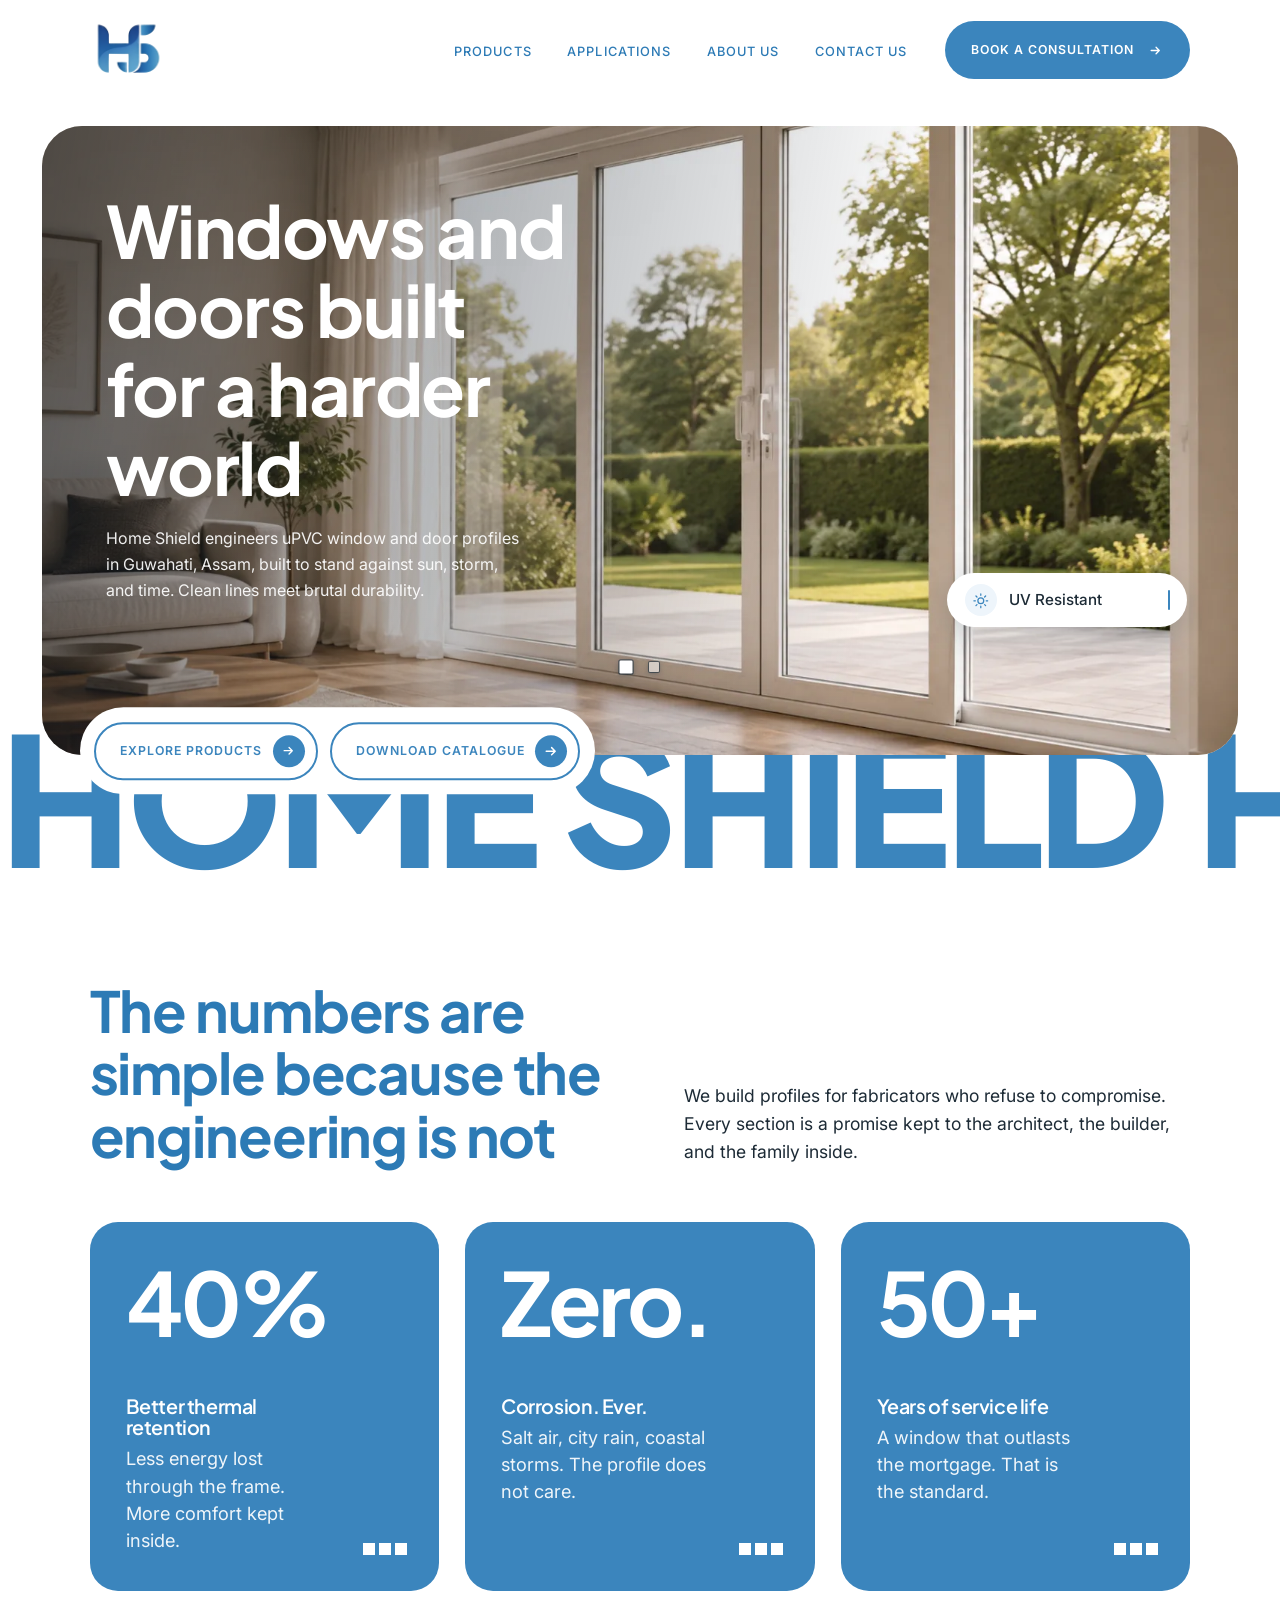
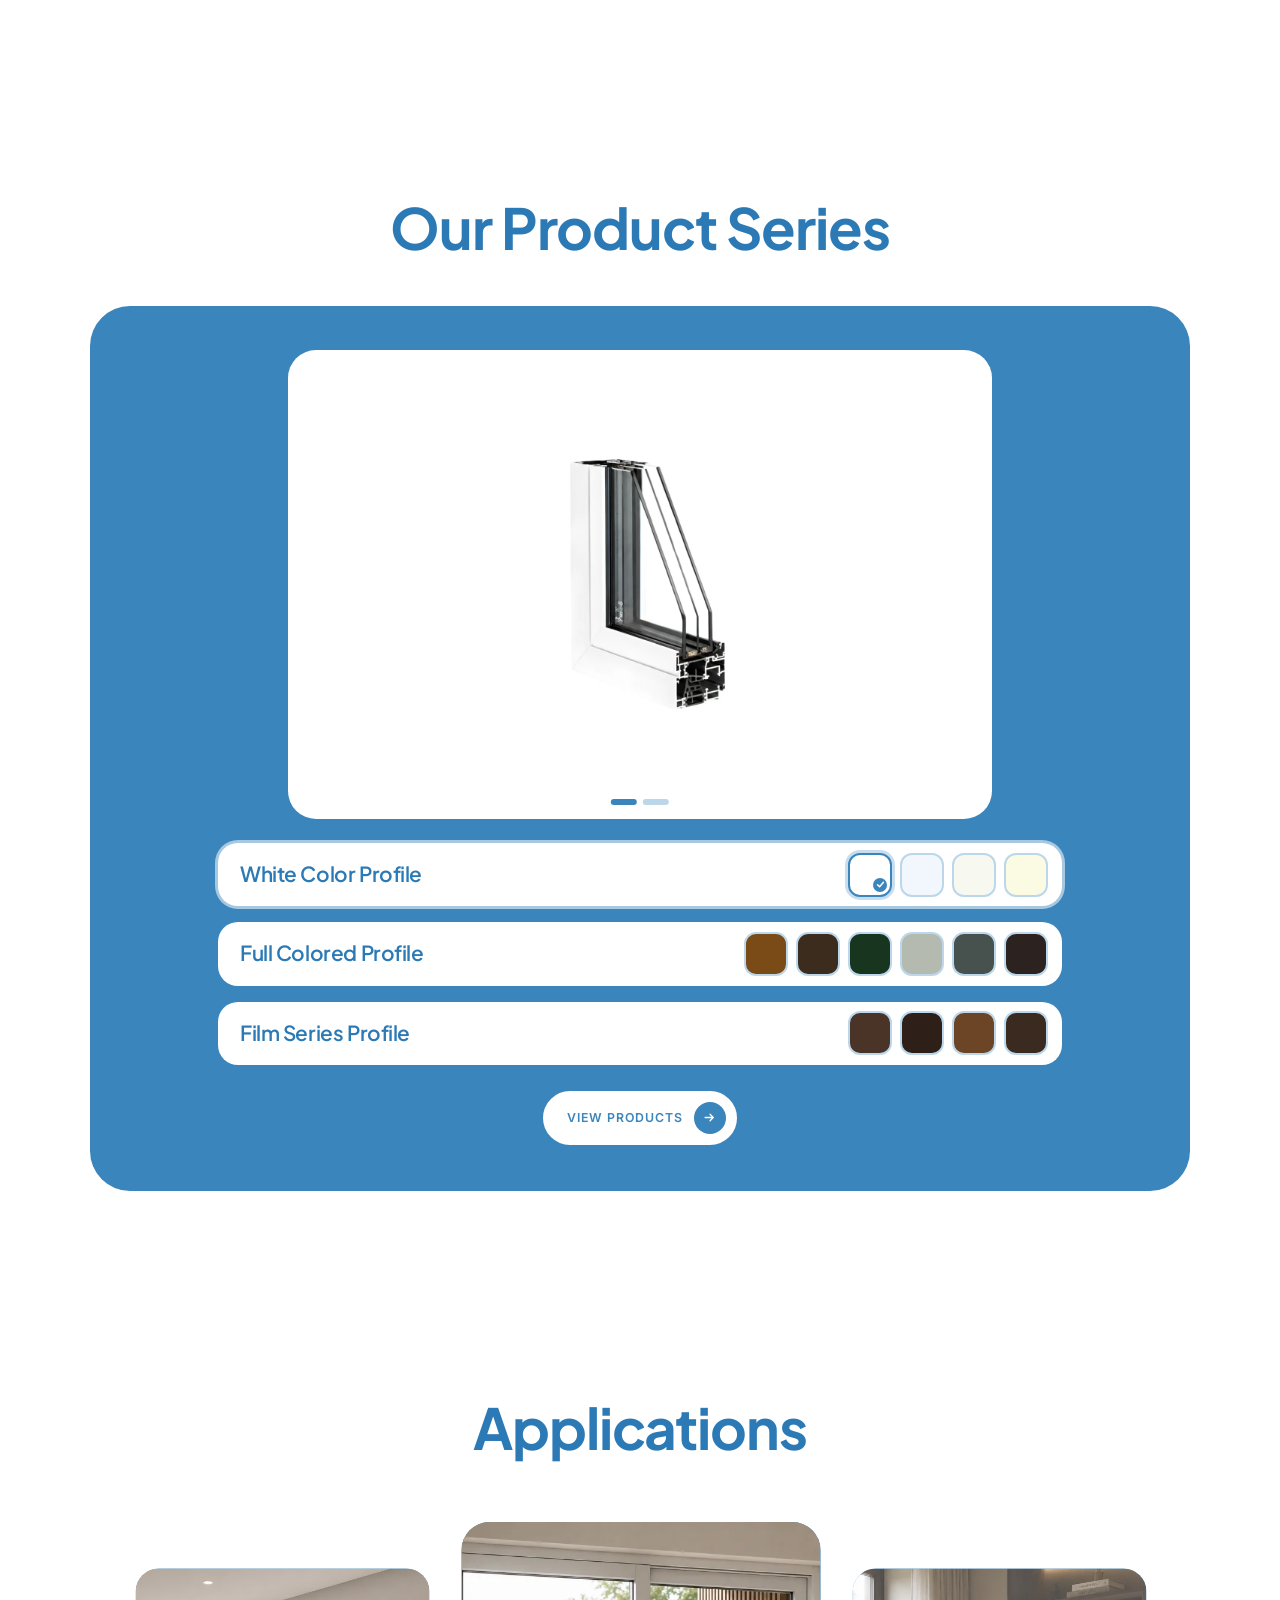
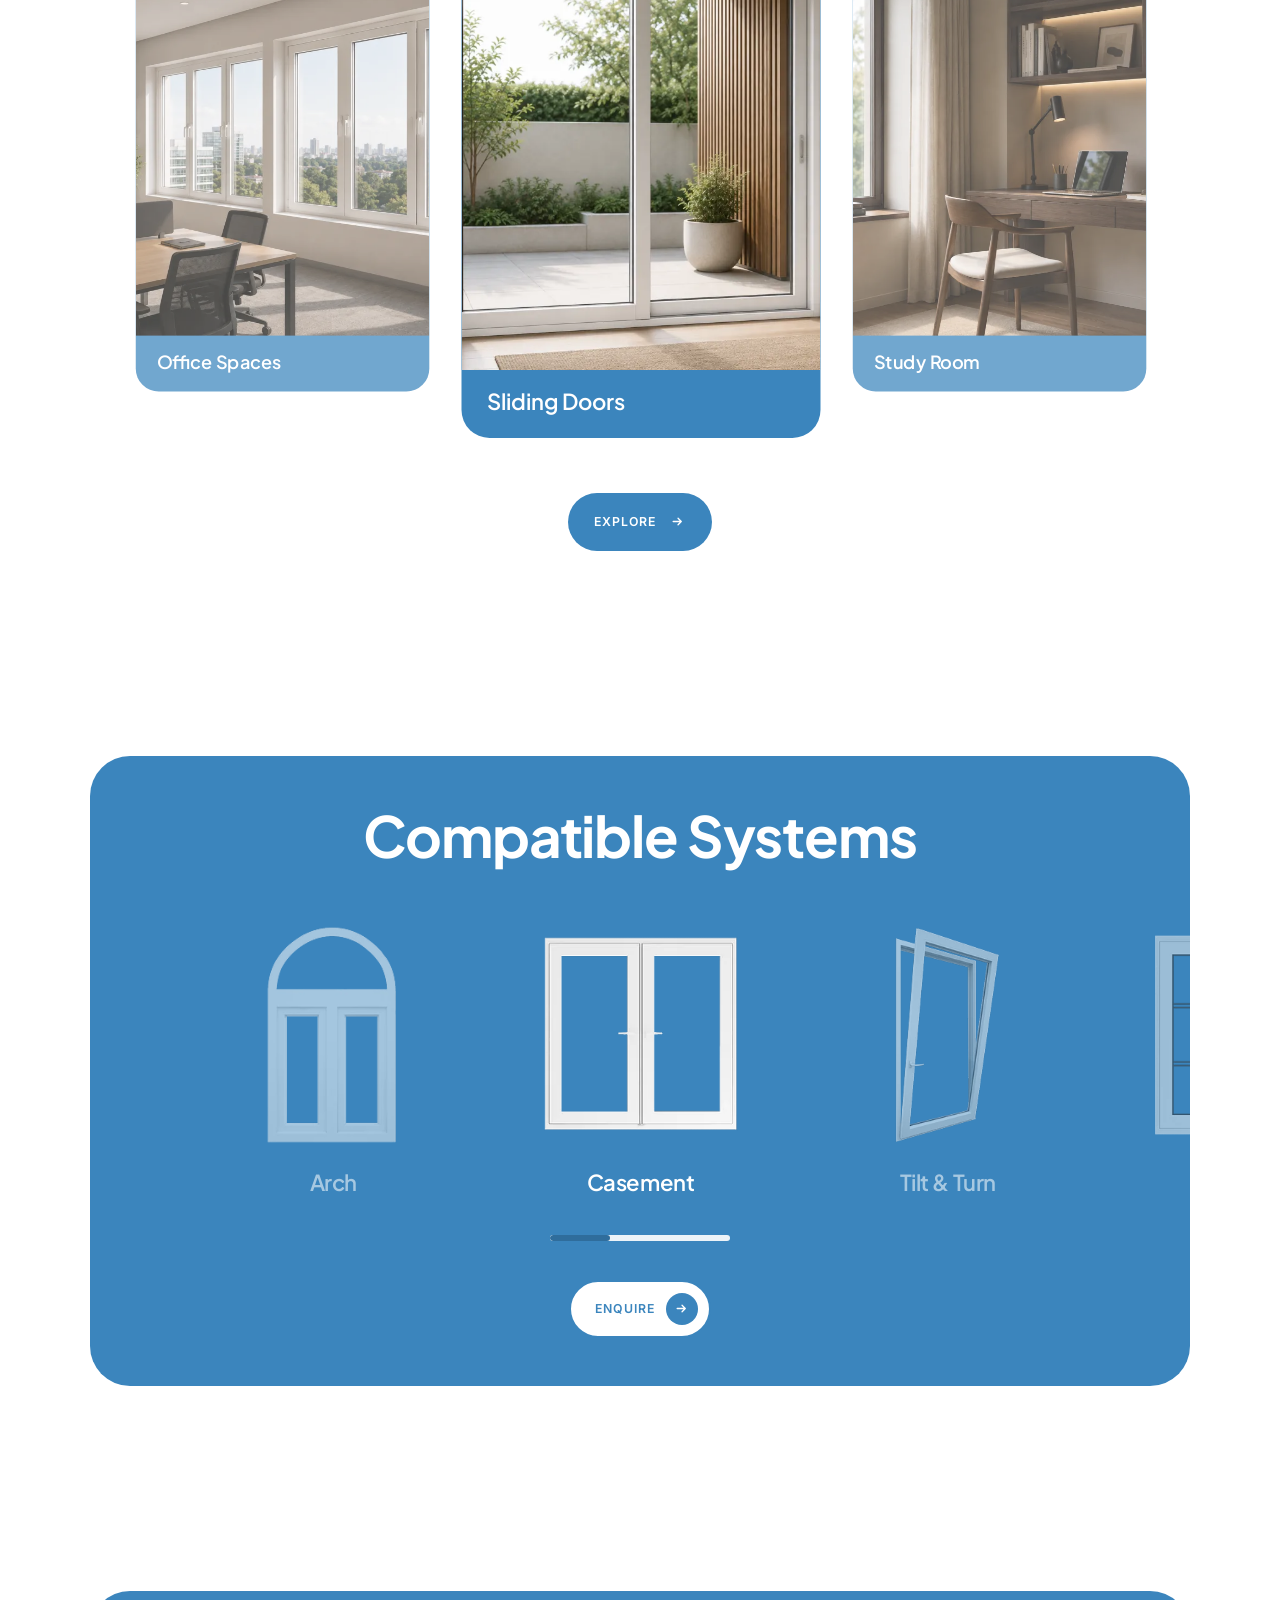
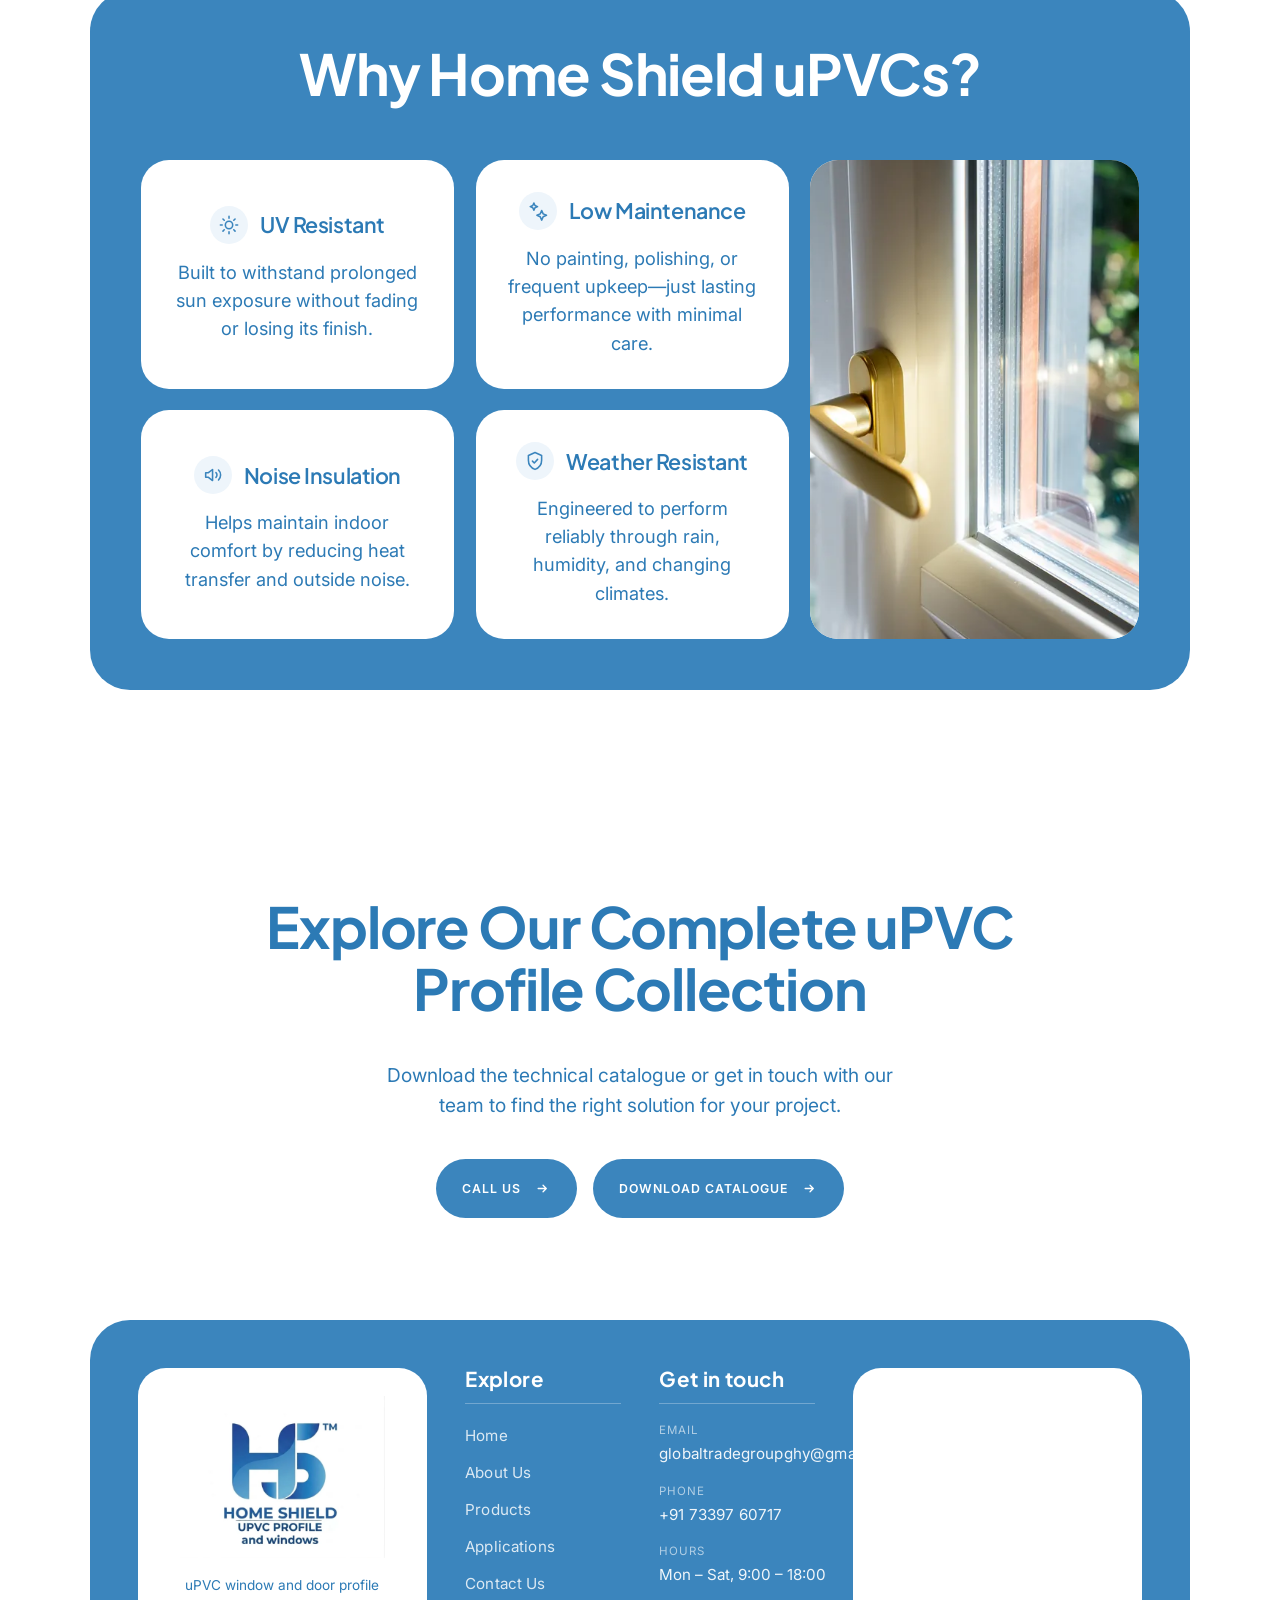
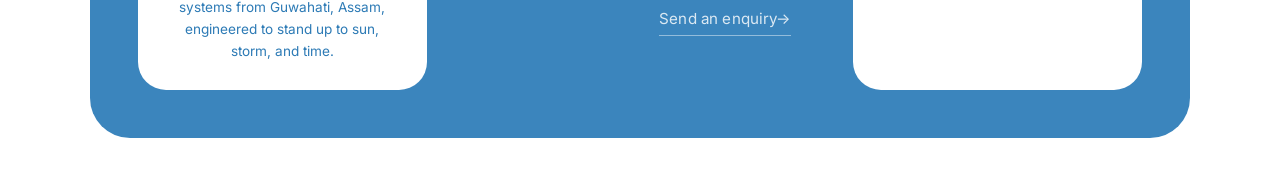
<file: index.html>
<!DOCTYPE html>
<html lang="en-IN">
<head>
<meta charset="utf-8">
<meta name="viewport" content="width=device-width, initial-scale=1">
<title>Homeshield uPVC Windows &amp; Doors in Guwahati | Home Shield</title>
<meta name="description" content="Home Shield (Homeshield) makes uPVC window and door profiles in Guwahati, Assam — white, full colour and film finishes for homes and offices across the Northeast.">
<link rel="canonical" href="https://homeshieldofficial.in/">
<meta name="robots" content="index, follow, max-image-preview:large, max-snippet:-1, max-video-preview:-1">
<meta name="theme-color" content="#3b85bd">
<meta name="format-detection" content="telephone=no">

<meta property="og:type" content="website">
<meta property="og:site_name" content="Home Shield">
<meta property="og:locale" content="en_IN">
<meta property="og:title" content="Homeshield uPVC Windows &amp; Doors in Guwahati | Home Shield">
<meta property="og:description" content="Home Shield (Homeshield) makes uPVC window and door profiles in Guwahati, Assam — white, full colour and film finishes for homes and offices across the Northeast.">
<meta property="og:url" content="https://homeshieldofficial.in/">
<meta property="og:image" content="https://homeshieldofficial.in/assets/og-image.jpg">
<meta property="og:image:width" content="1200">
<meta property="og:image:height" content="630">
<meta property="og:image:alt" content="Home Shield uPVC windows and doors in a finished home">

<meta name="twitter:card" content="summary_large_image">
<meta name="twitter:title" content="Homeshield uPVC Windows &amp; Doors in Guwahati | Home Shield">
<meta name="twitter:description" content="Home Shield (Homeshield) makes uPVC window and door profiles in Guwahati, Assam — white, full colour and film finishes for homes and offices across the Northeast.">
<meta name="twitter:image" content="https://homeshieldofficial.in/assets/og-image.jpg">

<link rel="icon" href="assets/favicon-32.png" sizes="32x32" type="image/png">
<link rel="icon" href="assets/logo.webp" sizes="any" type="image/webp">
<link rel="apple-touch-icon" href="assets/apple-touch-icon.png">

<link rel="preconnect" href="https://fonts.googleapis.com">
<link rel="preconnect" href="https://fonts.gstatic.com" crossorigin>
<link rel="preload" as="image" href="assets/hero-section/hero-image.webp" fetchpriority="high">
<link rel="stylesheet" media="print" onload="this.media='all'"
      href="https://fonts.googleapis.com/css2?family=Inter:wght@400;500;600&family=Plus+Jakarta+Sans:wght@600;700;800&display=swap">
<noscript><link rel="stylesheet"
      href="https://fonts.googleapis.com/css2?family=Inter:wght@400;500;600&family=Plus+Jakarta+Sans:wght@600;700;800&display=swap"></noscript>
<link rel="stylesheet" href="css/styles.css?v=64">
<script type="application/ld+json">
{
  "@context": "https://schema.org",
  "@graph": [
    {
      "@type": [
        "Organization",
        "HomeAndConstructionBusiness"
      ],
      "@id": "https://homeshieldofficial.in/#organization",
      "name": "Home Shield",
      "alternateName": [
        "Homeshield",
        "HomeShield",
        "Home Shield uPVC",
        "Homeshield uPVC",
        "Home Shield Guwahati",
        "Homeshield Guwahati",
        "Homeshield GHY"
      ],
      "url": "https://homeshieldofficial.in/",
      "logo": {
        "@type": "ImageObject",
        "url": "https://homeshieldofficial.in/assets/apple-touch-icon.png",
        "width": 180,
        "height": 180
      },
      "image": "https://homeshieldofficial.in/assets/og-image.jpg",
      "description": "Home Shield (Homeshield) is a Guwahati, Assam manufacturer of uPVC window and door profile systems in white, full colour and film finishes, serving homes, offices, fabricators and builders across Northeast India.",
      "telephone": "+91-73397-60717",
      "email": "globaltradegroupghy@gmail.com",
      "address": {
        "@type": "PostalAddress",
        "streetAddress": "H. No. 7, Hill View Road, Jyotikuchi, Lal Ganesh",
        "addressLocality": "Guwahati",
        "addressRegion": "Assam",
        "postalCode": "781034",
        "addressCountry": "IN"
      },
      "geo": {
        "@type": "GeoCoordinates",
        "latitude": 26.133371,
        "longitude": 91.734627
      },
      "hasMap": "https://maps.app.goo.gl/ZkyxiGFn6HnoAAkK6",
      "openingHoursSpecification": [
        {
          "@type": "OpeningHoursSpecification",
          "dayOfWeek": [
            "Monday",
            "Tuesday",
            "Wednesday",
            "Thursday",
            "Friday",
            "Saturday"
          ],
          "opens": "09:00",
          "closes": "18:00"
        }
      ],
      "areaServed": [
        {
          "@type": "City",
          "name": "Guwahati"
        },
        {
          "@type": "State",
          "name": "Assam"
        },
        {
          "@type": "Place",
          "name": "Northeast India"
        },
        {
          "@type": "Country",
          "name": "India"
        }
      ],
      "knowsAbout": [
        "uPVC windows",
        "uPVC doors",
        "uPVC profiles",
        "uPVC sliding doors",
        "uPVC window fabrication"
      ]
    },
    {
      "@type": "WebSite",
      "@id": "https://homeshieldofficial.in/#website",
      "url": "https://homeshieldofficial.in/",
      "name": "Home Shield",
      "alternateName": [
        "Homeshield",
        "Home Shield uPVC"
      ],
      "publisher": {
        "@id": "https://homeshieldofficial.in/#organization"
      },
      "inLanguage": "en-IN"
    }
  ]
}
</script>
</head>
<body>

<!-- Icon sprite. Inline SVG keeps the feature icons crisp at every size and
     lets them take their colour from CSS instead of being baked into a PNG. -->
<svg class="icon-sprite" aria-hidden="true" focusable="false" xmlns="http://www.w3.org/2000/svg">
  <defs>
    <g id="icon-uv" fill="none" stroke="currentColor" stroke-width="1.7" stroke-linecap="round" stroke-linejoin="round">
      <circle cx="12" cy="12" r="4"></circle>
      <path d="M12 2.6v2M12 19.4v2M2.6 12h2M19.4 12h2M5.4 5.4l1.4 1.4M17.2 17.2l1.4 1.4M18.6 5.4l-1.4 1.4M6.8 17.2l-1.4 1.4"></path>
    </g>
    <g id="icon-noise" fill="none" stroke="currentColor" stroke-width="1.7" stroke-linecap="round" stroke-linejoin="round">
      <path d="M4 9.5h3L11.5 6v12L7 14.5H4z"></path>
      <path d="M15.2 9.4a3.6 3.6 0 0 1 0 5.2M18 6.6a7.6 7.6 0 0 1 0 10.8"></path>
    </g>
    <g id="icon-maintenance" fill="none" stroke="currentColor" stroke-width="1.7" stroke-linecap="round" stroke-linejoin="round">
      <path d="M7.5 3.2 8.7 6l2.8 1.2L8.7 8.4 7.5 11.2 6.3 8.4 3.5 7.2 6.3 6z"></path>
      <path d="M16 11.5l1.6 3.6 3.6 1.6-3.6 1.6L16 21.9l-1.6-3.6-3.6-1.6 3.6-1.6z"></path>
    </g>
    <g id="icon-weather" fill="none" stroke="currentColor" stroke-width="1.7" stroke-linecap="round" stroke-linejoin="round">
      <path d="M12 2.8 4.8 5.9v5.3c0 4.4 3 8.4 7.2 9.9 4.2-1.5 7.2-5.5 7.2-9.9V5.9z"></path>
      <path d="m9.2 12.1 2 2 3.6-3.9"></path>
    </g>
    <g id="icon-lifespan" fill="none" stroke="currentColor" stroke-width="1.7" stroke-linecap="round" stroke-linejoin="round">
      <circle cx="12" cy="12" r="8.4"></circle>
      <path d="M12 7.2V12l3.2 2"></path>
    </g>
  </defs>
</svg>

<!-- ============================ Header ============================ -->
<header class="site-header">
  <div class="container site-header__inner">
    <a class="site-logo" href="index.html" aria-label="Home Shield — home">
      <img src="assets/logo.webp" alt="Home Shield" width="62" height="62" fetchpriority="high" decoding="async">
    </a>

    <button class="nav-toggle" type="button" data-nav-toggle aria-expanded="false" aria-controls="primary-nav" aria-label="Toggle navigation menu">
      <span class="nav-toggle__bars" aria-hidden="true"></span>
    </button>

    <nav class="site-nav" id="primary-nav" data-nav-panel aria-label="Primary">
      <ul class="site-nav__list">
        <li><a class="site-nav__link" href="products.html">Products</a></li>
        <li><a class="site-nav__link" href="applications.html">Applications</a></li>
        <li><a class="site-nav__link" href="about.html">About Us</a></li>
        <li><a class="site-nav__link" href="contact.html">Contact Us</a></li>
      </ul>
      <a class="btn btn--solid" href="contact.html#enquiry" data-consult-open>Book a Consultation<span class="btn__arrow" aria-hidden="true"></span></a>
    </nav>
  </div>
</header>

<main id="main">

  <!-- ============================= Hero ============================= -->
  <section class="hero" aria-labelledby="hero-title">
    <div class="container">
      <div class="hero__wrap">
        <div class="hero__card">
          <!-- Two slides: the still holds first, then the brand film plays
               once and hands back. Driven by js/ui.js initHeroSlides(). -->
          <div class="hero__slides" data-hero-slides>
            <img class="hero__img hero__slide is-active" data-hero-slide
                 data-hero-label="Photograph"
                 src="assets/hero-section/hero-image.webp"
                 alt="Living room with Home Shield uPVC sliding doors opening onto a garden"
                 width="1672" height="941" fetchpriority="high" decoding="async">

            <!-- Trimmed to 8.4s so it ends before the logo card, and silent by
                 encode rather than by attribute. -->
            <video class="hero__img hero__slide hero__film" data-hero-slide
                   data-hero-label="Film"
                   poster="assets/video/hero-film-poster.webp"
                   muted playsinline preload="none"
                   aria-label="Home Shield uPVC windows and sliding doors in a finished home">
              <source type="video/webm"
                      data-src="assets/video/hero-film.webm"
                      data-src-mobile="assets/video/hero-film-mobile.webm">
              <source type="video/mp4"
                      data-src="assets/video/hero-film.mp4"
                      data-src-mobile="assets/video/hero-film-mobile.mp4">
            </video>
          </div>

          <div class="hero__content">
            <h1 class="hero__title" id="hero-title">Windows and<br>doors built<br>for a harder<br>world</h1>
            <p class="hero__text">Home Shield engineers uPVC window and door profiles in Guwahati, Assam, built to stand against sun, storm, and time. Clean lines meet brutal durability.</p>
          </div>

          <!-- Rotating feature chip: UV Resistant / Noise Reduction / Long Service Life -->
          <div class="feature-chip" data-feature-chip role="status" aria-live="polite">
            <span class="feature-chip__icon" aria-hidden="true">
              <svg viewBox="0 0 24 24" data-chip-icon><use href="#icon-uv"></use></svg>
            </span>
            <span class="feature-chip__label" data-chip-label>UV Resistant</span>
            <span class="feature-chip__rule" aria-hidden="true"></span>
          </div>
        </div>

        <div class="hero__actions">
          <a class="btn btn--outline" href="products.html">Explore Products<span class="btn__arrow" aria-hidden="true"></span></a>
          <button class="btn btn--outline" type="button" data-catalogue-open>Download Catalogue<span class="btn__arrow" aria-hidden="true"></span></button>
        </div>
      </div>
    </div>

    <!-- Decorative scrolling wordmark. Duplicated groups make the loop seamless. -->
    <div class="hero__marquee" aria-hidden="true">
      <div class="hero__marquee-track">
        <div class="hero__marquee-group">
          <span>HOME SHIELD</span><span>HOME SHIELD</span>
        </div>
        <div class="hero__marquee-group">
          <span>HOME SHIELD</span><span>HOME SHIELD</span>
        </div>
      </div>
    </div>
  </section>

  <!-- ======================= Sub-hero / Numbers ====================== -->
  <section class="section numbers" id="about" aria-labelledby="numbers-title" data-reveal>
    <div class="container">
      <div class="numbers__head">
        <h2 class="numbers__title" id="numbers-title">The numbers are simple because the engineering is not</h2>
        <p class="numbers__text">We build profiles for fabricators who refuse to compromise. Every section is a promise kept to the architect, the builder, and the family inside.</p>
      </div>

      <div class="numbers__grid">
        <article class="stat-card">
          <p class="stat-card__value" data-count-to="40" data-count-suffix="%">40%</p>
          <div class="stat-card__body">
            <h3 class="stat-card__label">Better thermal retention</h3>
            <p class="stat-card__text">Less energy lost through the frame. More comfort kept inside.</p>
          </div>
          <span class="stat-card__dots" aria-hidden="true"><span></span><span></span><span></span></span>
        </article>

        <article class="stat-card">
          <p class="stat-card__value">Zero.</p>
          <div class="stat-card__body">
            <h3 class="stat-card__label">Corrosion. Ever.</h3>
            <p class="stat-card__text">Salt air, city rain, coastal storms. The profile does not care.</p>
          </div>
          <span class="stat-card__dots" aria-hidden="true"><span></span><span></span><span></span></span>
        </article>

        <article class="stat-card">
          <p class="stat-card__value" data-count-to="50" data-count-suffix="+">50+</p>
          <div class="stat-card__body">
            <h3 class="stat-card__label">Years of service life</h3>
            <p class="stat-card__text">A window that outlasts the mortgage. That is the standard.</p>
          </div>
          <span class="stat-card__dots" aria-hidden="true"><span></span><span></span><span></span></span>
        </article>
      </div>
    </div>
  </section>

  <!-- ========================= Product Series ======================== -->
  <section class="section series" id="products" aria-labelledby="series-title" data-reveal>
    <div class="container">
      <h2 class="section__title" id="series-title">Our Product Series</h2>

      <div class="series__panel">
        <!-- Product photo stage, populated from js/data.js -->
        <div class="series__stage" data-product-stage></div>

        <!-- One selector row per collection, populated from js/data.js -->
        <div class="series__rows" data-product-rows></div>

        <a class="btn btn--outline" href="products.html">View Products<span class="btn__arrow" aria-hidden="true"></span></a>
      </div>
    </div>
  </section>

  <!-- ========================== Applications ========================= -->
  <section class="section applications" id="applications" aria-labelledby="applications-title" data-reveal>
    <div class="container">
      <h2 class="section__title" id="applications-title">Applications</h2>

      <div class="carousel" style="margin-top: clamp(1.75rem, 4vw, 3rem)">
        <div class="carousel__viewport" data-applications-viewport tabindex="0" role="group"
             aria-roledescription="carousel" aria-label="Applications — drag, swipe or use arrow keys">
          <div class="carousel__track" data-applications-track></div>
        </div>
      </div>

      <div class="section__actions">
        <a class="btn btn--solid" href="products.html">Explore<span class="btn__arrow" aria-hidden="true"></span></a>
      </div>
    </div>
  </section>

  <!-- ======================= Compatible Systems ====================== -->
  <section class="section systems" aria-labelledby="systems-title" data-reveal>
    <div class="container">
      <div class="systems__panel">
        <h2 class="section__title systems__title" id="systems-title">Compatible Systems</h2>

        <div class="carousel">
          <div class="carousel__viewport" data-systems-viewport tabindex="0" role="group"
               aria-roledescription="carousel" aria-label="Compatible window systems — drag, swipe or use arrow keys">
            <div class="carousel__track" data-systems-track></div>
          </div>
          <div class="systems__progress" data-systems-progress role="progressbar"
               aria-label="Carousel position" aria-valuemin="1" aria-valuenow="1" aria-valuemax="1"></div>
        </div>

        <div class="section__actions">
          <a class="btn btn--outline" href="contact.html#enquiry">Enquire<span class="btn__arrow" aria-hidden="true"></span></a>
        </div>
      </div>
    </div>
  </section>

  <!-- ======================== Why Home Shield ======================== -->
  <section class="section why" aria-labelledby="why-title" data-reveal>
    <div class="container">
      <div class="why__panel">
        <h2 class="section__title why__title" id="why-title">Why Home Shield uPVCs?</h2>

        <div class="why__grid">
          <article class="why-card">
            <div class="why-card__head">
              <span class="why-card__icon" aria-hidden="true"><svg viewBox="0 0 24 24"><use href="#icon-uv"></use></svg></span>
              <h3 class="why-card__title">UV Resistant</h3>
            </div>
            <p class="why-card__text">Built to withstand prolonged sun exposure without fading or losing its finish.</p>
          </article>

          <article class="why-card">
            <div class="why-card__head">
              <span class="why-card__icon" aria-hidden="true"><svg viewBox="0 0 24 24"><use href="#icon-maintenance"></use></svg></span>
              <h3 class="why-card__title">Low Maintenance</h3>
            </div>
            <p class="why-card__text">No painting, polishing, or frequent upkeep—just lasting performance with minimal care.</p>
          </article>

          <article class="why-card">
            <div class="why-card__head">
              <span class="why-card__icon" aria-hidden="true"><svg viewBox="0 0 24 24"><use href="#icon-noise"></use></svg></span>
              <h3 class="why-card__title">Noise Insulation</h3>
            </div>
            <p class="why-card__text">Helps maintain indoor comfort by reducing heat transfer and outside noise.</p>
          </article>

          <article class="why-card">
            <div class="why-card__head">
              <span class="why-card__icon" aria-hidden="true"><svg viewBox="0 0 24 24"><use href="#icon-weather"></use></svg></span>
              <h3 class="why-card__title">Weather Resistant</h3>
            </div>
            <p class="why-card__text">Engineered to perform reliably through rain, humidity, and changing climates.</p>
          </article>

          <div class="why__media">
            <img src="assets/why-homeshield-upvc-section/image.webp"
                 alt="Close-up of a Home Shield uPVC window with a brass handle and double glazing"
                 width="502" height="646" loading="lazy" decoding="async">
          </div>
        </div>
      </div>
    </div>
  </section>

  <!-- ============================== CTA ============================== -->
  <section class="section cta" id="contact" aria-labelledby="cta-title" data-reveal>
    <div class="container">
      <h2 class="cta__title" id="cta-title">Explore Our Complete uPVC Profile Collection</h2>
      <p class="cta__text">Download the technical catalogue or get in touch with our team to find the right solution for your project.</p>
      <div class="section__actions cta__actions">
        <a class="btn btn--solid" href="tel:+917339760717">Call Us<span class="btn__arrow" aria-hidden="true"></span></a>
        <button class="btn btn--solid" type="button" data-catalogue-open>Download Catalogue<span class="btn__arrow" aria-hidden="true"></span></button>
      </div>
    </div>
  </section>

</main>

<!-- ============================ Footer ============================= -->
<footer class="site-footer" aria-labelledby="footer-title">
  <h2 class="visually-hidden" id="footer-title">Site footer</h2>
  <div class="container">
    <div class="site-footer__panel">
      <div class="footer-brand">
        <img src="assets/footer-logo.webp" alt="Home Shield — uPVC profile and windows" width="560" height="442" loading="lazy" decoding="async">
        <p>uPVC window and door profile systems from Guwahati, Assam, engineered to stand up to sun, storm, and time.</p>
      </div>

      <nav class="footer-col" aria-label="Explore">
        <h3 class="footer-col__title">Explore</h3>
        <ul>
          <li><a href="index.html">Home</a></li>
          <li><a href="about.html">About Us</a></li>
          <li><a href="products.html">Products</a></li>
          <li><a href="applications.html">Applications</a></li>
          <li><a href="contact.html">Contact Us</a></li>
        </ul>
      </nav>

      <!-- Direct contact details. Values stay placeholders until the real
           inbox, number and address are confirmed. -->
      <div class="footer-col footer-contact">
        <h3 class="footer-col__title">Get in touch</h3>
        <dl class="footer-contact__list">
          <div>
            <dt>Email</dt>
            <dd><a href="mailto:globaltradegroupghy@gmail.com">globaltradegroupghy@gmail.com</a></dd>
          </div>
          <div>
            <dt>Phone</dt>
            <dd><a href="tel:+917339760717">+91 73397 60717</a></dd>
          </div>
          <div>
            <dt>Hours</dt>
            <dd>Mon – Sat, 9:00 – 18:00</dd>
          </div>
        </dl>
        <a class="footer-contact__cta" href="contact.html">Send an enquiry<span aria-hidden="true">&rarr;</span></a>
      </div>

      <!-- Map at the coordinates from the supplied Google Maps share link. -->
      <a class="footer-map" href="https://maps.app.goo.gl/ZkyxiGFn6HnoAAkK6" target="_blank" rel="noopener" aria-label="Open the Home Shield office location in Google Maps">
        <iframe
          src="https://www.google.com/maps?q=26.133371,91.734627&amp;z=15&amp;output=embed"
          title="Map showing the Home Shield office location"
          loading="lazy"
          referrerpolicy="no-referrer-when-downgrade"
          tabindex="-1"></iframe>
      </a>
    </div>
  </div>
</footer>

<script src="js/data.js?v=53" defer></script>
<script src="js/ui.js?v=59" defer></script>
<script src="js/home.js?v=57" defer></script>

<!-- ===================== Consultation dialog ====================== -->
<!-- Opened by every "Book a Consultation" button. Uses <dialog> so the
     browser handles the backdrop, Esc and focus trapping; browsers without
     it fall back to the contact page, which is where the links point. -->
<dialog class="modal" id="consult-dialog" aria-labelledby="consult-title">
  <div class="modal__panel">
    <button class="modal__close" type="button" data-modal-close aria-label="Close">&times;</button>

    <h2 class="modal__title" id="consult-title">Book a Consultation</h2>
    <p class="modal__lede">Tell us about the opening and we will come back with a recommended series and a lead time.</p>
    <p class="modal__subject" data-consult-subject hidden></p>

    <form class="modal__form" data-pending-form data-lead="consultation" novalidate>
      <div class="field field--hp" aria-hidden="true">
        <label for="consult-company">Company</label>
        <input id="consult-company" name="company" type="text" tabindex="-1" autocomplete="off">
      </div>

      <input type="hidden" name="product" data-consult-product value="">

      <div class="field">
        <label class="field__label" for="consult-name">Full name</label>
        <input class="field__input" id="consult-name" name="name" type="text" autocomplete="name"
               data-validate="name" required aria-describedby="consult-name-error">
        <p class="field__error" id="consult-name-error" data-field-error></p>
      </div>

      <div class="field">
        <label class="field__label" for="consult-phone">Phone</label>
        <input class="field__input" id="consult-phone" name="phone" type="tel" autocomplete="tel"
               data-validate="tel" required aria-describedby="consult-phone-error">
        <p class="field__error" id="consult-phone-error" data-field-error></p>
      </div>

      <div class="field">
        <label class="field__label" for="consult-email">Email</label>
        <input class="field__input" id="consult-email" name="email" type="email" autocomplete="email"
               data-validate="email" required aria-describedby="consult-email-error">
        <p class="field__error" id="consult-email-error" data-field-error></p>
      </div>

      <div class="field">
        <label class="field__label" for="consult-city">City <span class="field__optional">(optional)</span></label>
        <input class="field__input" id="consult-city" name="city" type="text" autocomplete="address-level2">
      </div>

      <div class="field field--full">
        <label class="field__label" for="consult-type">I am enquiring as</label>
        <select class="field__input" id="consult-type" name="enquiry-type">
          <option>Homeowner</option>
          <option>Architect or specifier</option>
          <option>Builder or contractor</option>
          <option>Fabricator</option>
          <option>Other</option>
        </select>
      </div>

      <div class="field field--full">
        <label class="field__label" for="consult-message">Project details <span class="field__optional">(optional)</span></label>
        <textarea class="field__input field__input--area" id="consult-message" name="message" rows="4" placeholder="Opening sizes, location, finish, timeline — whatever you have."></textarea>
      </div>

      <div class="field field--full modal__actions">
        <button class="btn btn--solid" type="submit">Request Consultation<span class="btn__arrow" aria-hidden="true"></span></button>
        <p class="modal__notice" data-form-notice role="status" aria-live="polite"></p>
      </div>
    </form>
  </div>
</dialog>


<!-- ================== Catalogue download gate ===================== -->
<!-- The catalogue URL is held in js/ui.js, not in this markup, so the
     gate cannot be skipped by saving the link. Note this is a deterrent,
     not real protection: a static site cannot enforce a gate, and anyone
     reading the script can still find the path. Only a server-side
     endpoint can truly require the form.
     TODO: the captured details go nowhere until the form has an endpoint —
     see DEPLOY.md. -->
<dialog class="modal" id="catalogue-dialog" aria-labelledby="catalogue-title">
  <div class="modal__panel">
    <button class="modal__close" type="button" data-modal-close aria-label="Close">&times;</button>

    <h2 class="modal__title" id="catalogue-title">Download the Catalogue</h2>
    <p class="modal__lede">Tell us who you are and the full profile catalogue will download straight away.</p>

    <form class="modal__form" data-catalogue-form novalidate>
      <div class="field field--hp" aria-hidden="true">
        <label for="cat-company">Company</label>
        <input id="cat-company" name="company" type="text" tabindex="-1" autocomplete="off">
      </div>

      <div class="field">
        <label class="field__label" for="cat-name">Full name</label>
        <input class="field__input" id="cat-name" name="name" type="text" autocomplete="name"
               data-validate="name" required aria-describedby="cat-name-error">
        <p class="field__error" id="cat-name-error" data-field-error></p>
      </div>

      <div class="field">
        <label class="field__label" for="cat-phone">Phone</label>
        <input class="field__input" id="cat-phone" name="phone" type="tel" autocomplete="tel"
               data-validate="tel" required aria-describedby="cat-phone-error">
        <p class="field__error" id="cat-phone-error" data-field-error></p>
      </div>

      <div class="field field--full">
        <label class="field__label" for="cat-email">Email</label>
        <input class="field__input" id="cat-email" name="email" type="email" autocomplete="email"
               data-validate="email" required aria-describedby="cat-email-error">
        <p class="field__error" id="cat-email-error" data-field-error></p>
      </div>

      <div class="field field--full modal__actions">
        <button class="btn btn--solid" type="submit">Download Catalogue<span class="btn__arrow" aria-hidden="true"></span></button>
        <p class="modal__notice" data-form-notice role="status" aria-live="polite"></p>
      </div>
    </form>
  </div>
</dialog>

</body>
</html>
</file>
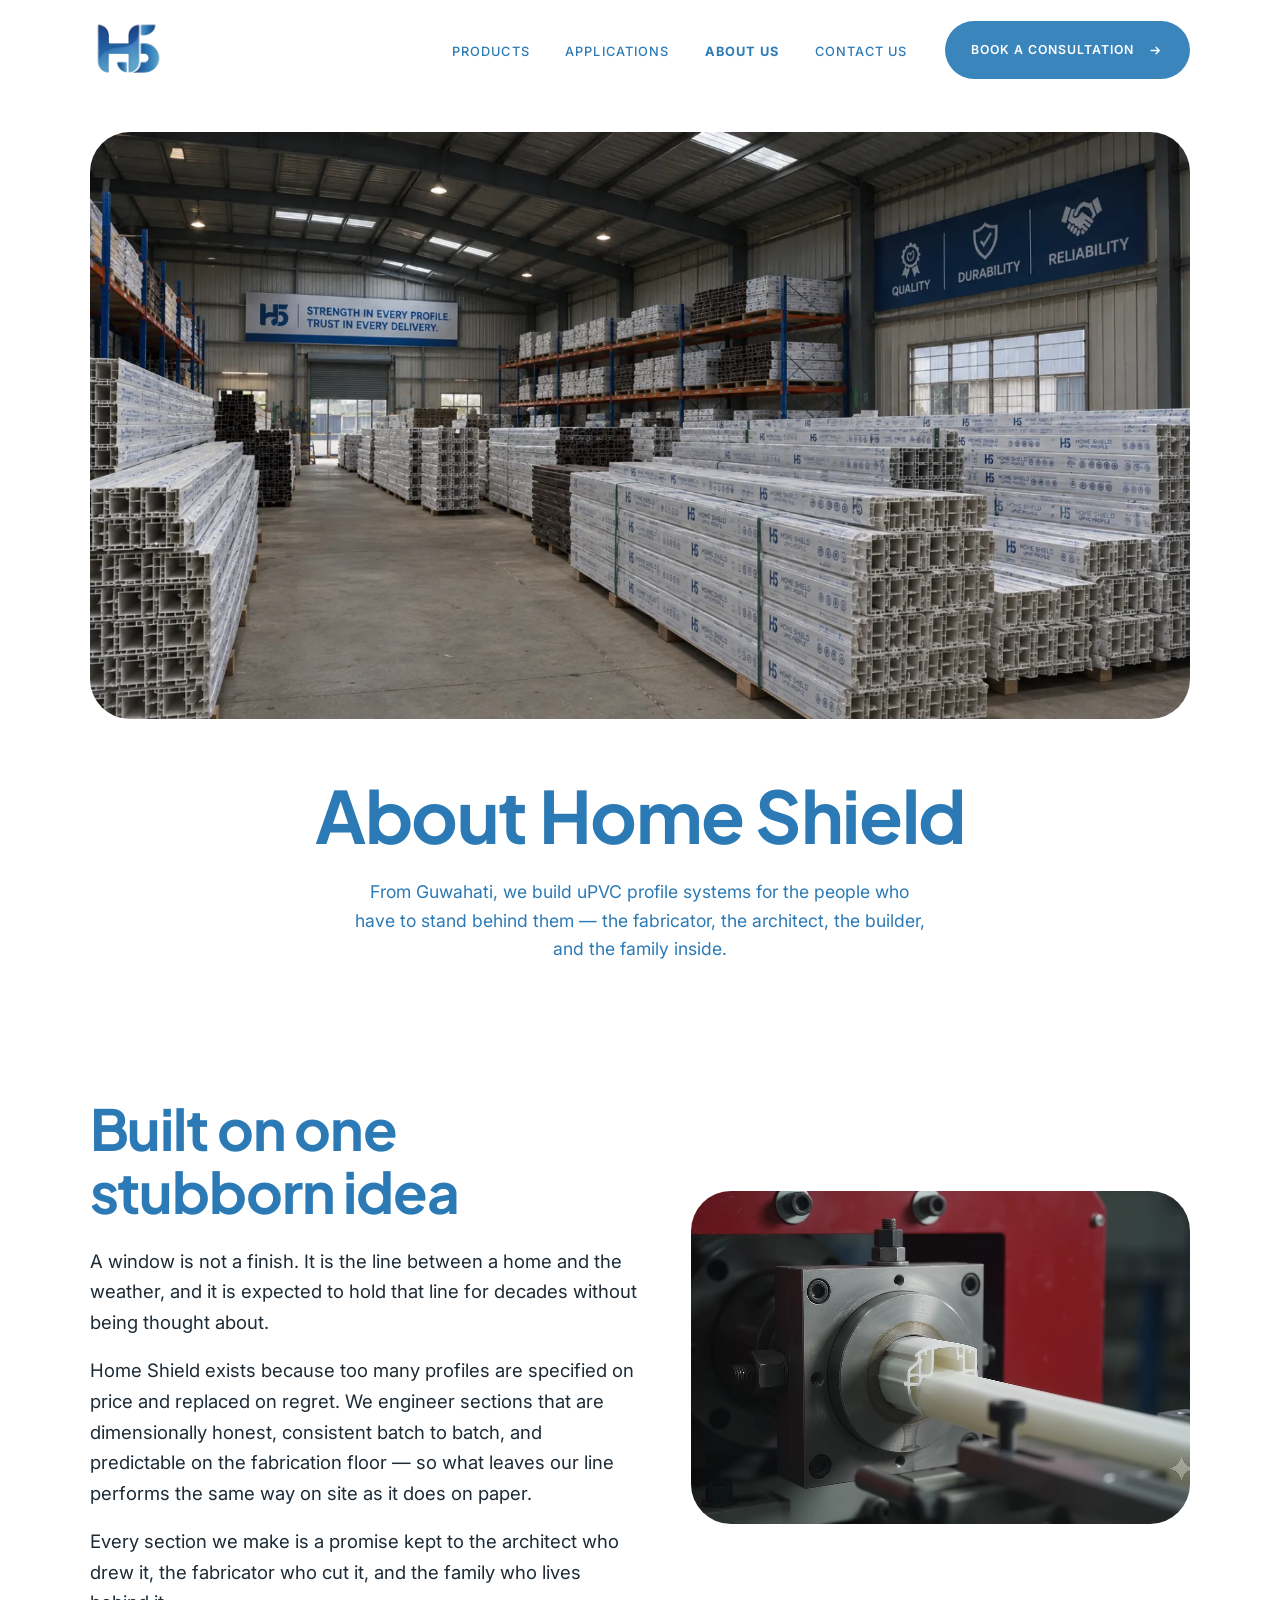
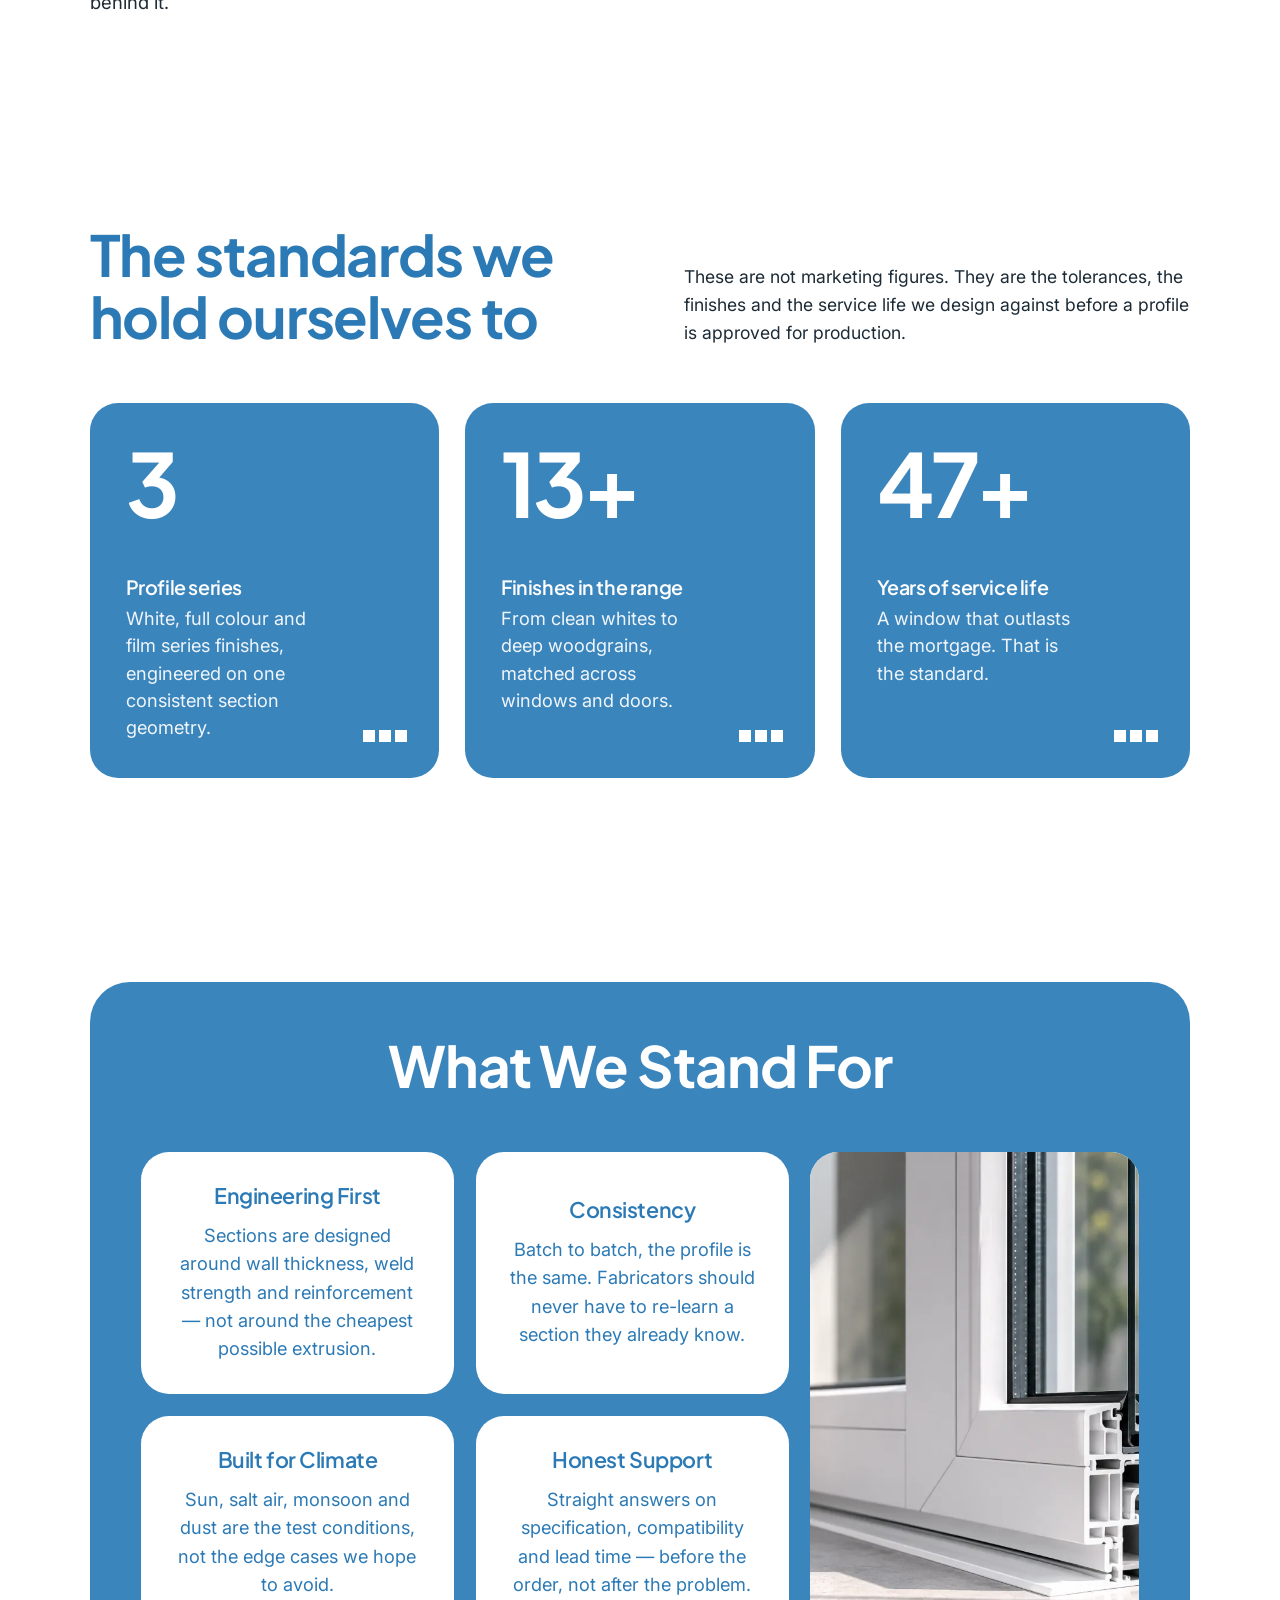
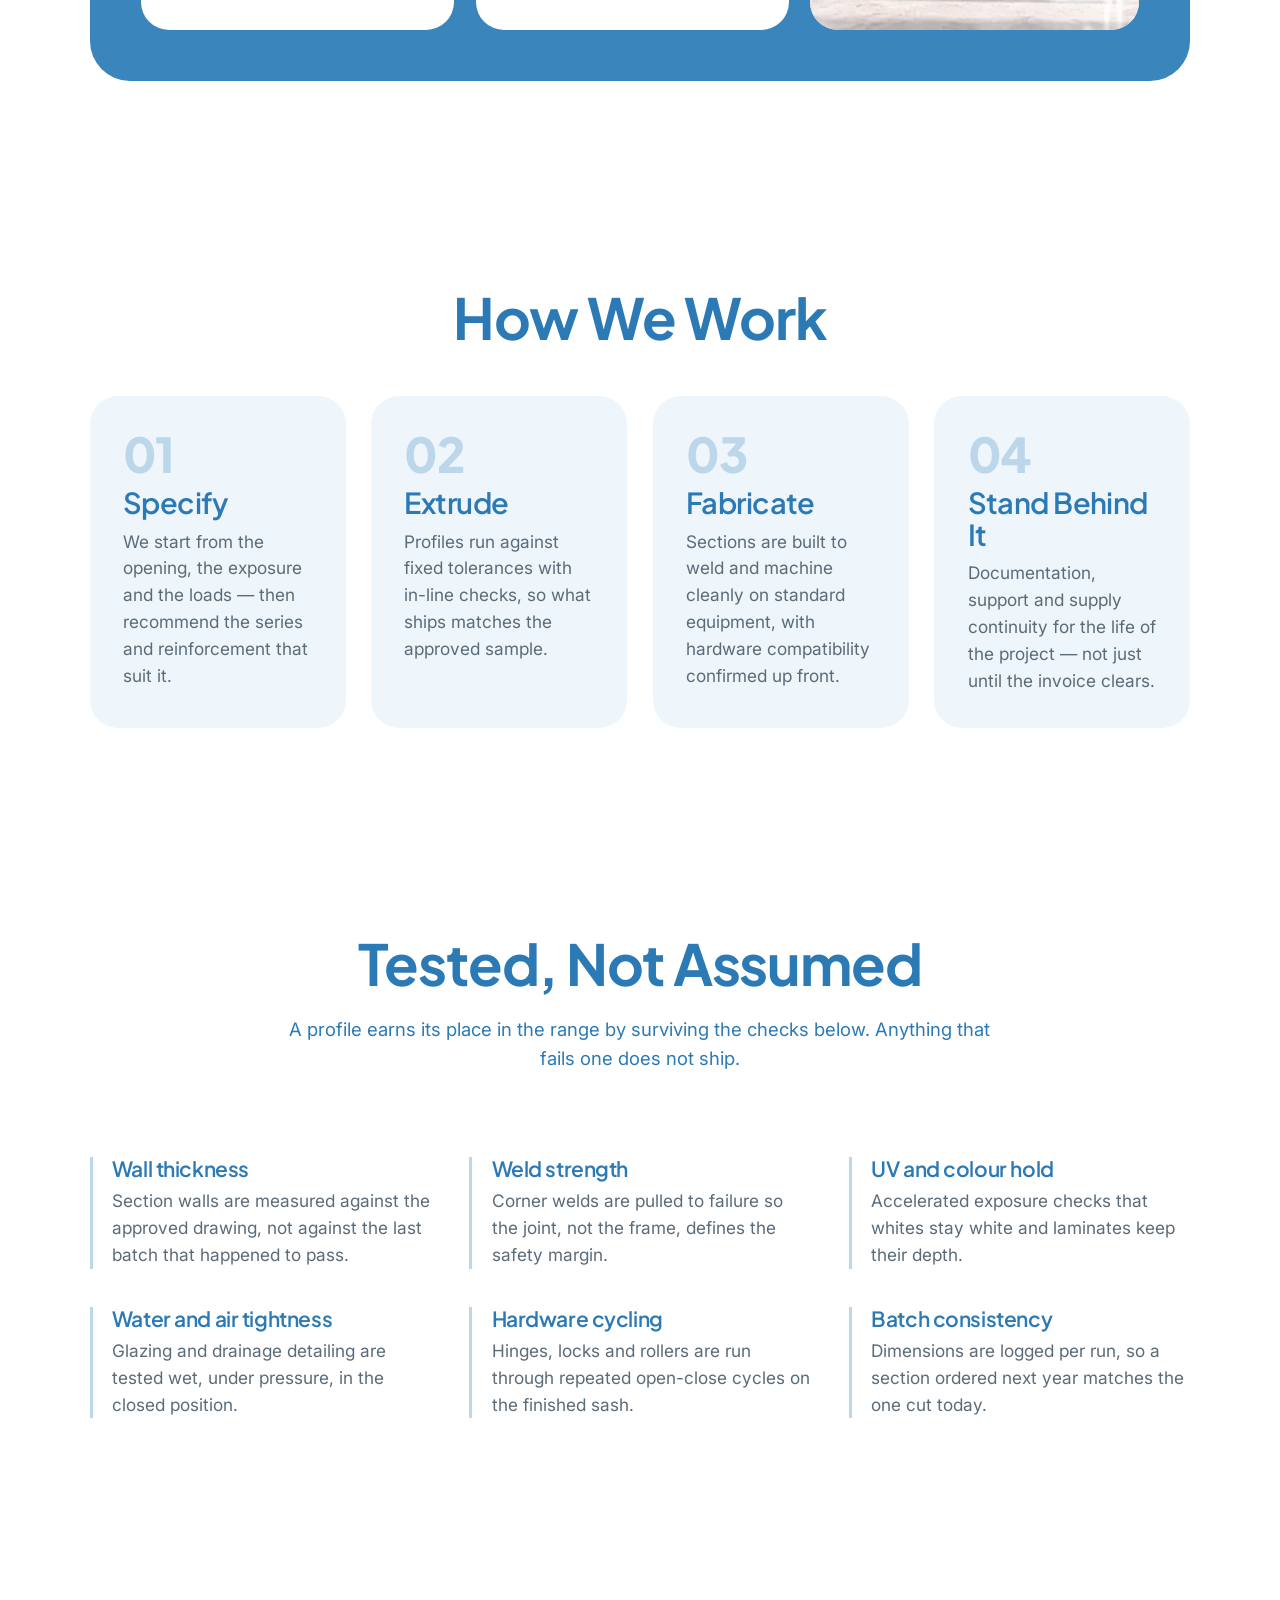
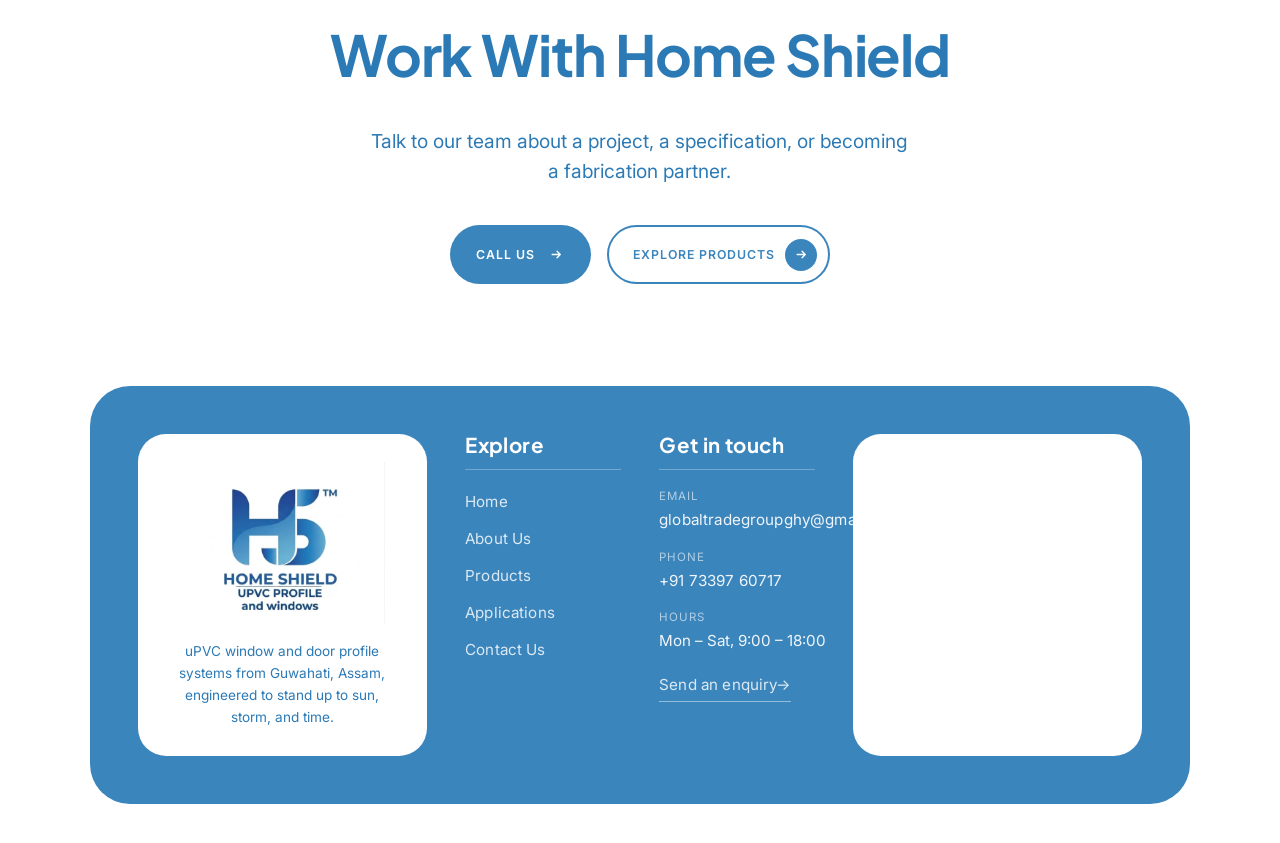
<file: about.html>
<!DOCTYPE html>
<html lang="en-IN">
<head>
<meta charset="utf-8">
<meta name="viewport" content="width=device-width, initial-scale=1">
<title>About Home Shield | uPVC Profile Maker in Guwahati, Assam</title>
<meta name="description" content="Home Shield is a Guwahati, Assam maker of uPVC window and door profile systems for fabricators, architects and builders across the Northeast.">
<link rel="canonical" href="https://homeshieldofficial.in/about.html">
<meta name="robots" content="index, follow, max-image-preview:large, max-snippet:-1, max-video-preview:-1">
<meta name="theme-color" content="#3b85bd">
<meta name="format-detection" content="telephone=no">

<meta property="og:type" content="website">
<meta property="og:site_name" content="Home Shield">
<meta property="og:locale" content="en_IN">
<meta property="og:title" content="About Home Shield | uPVC Profile Maker in Guwahati, Assam">
<meta property="og:description" content="Home Shield is a Guwahati, Assam maker of uPVC window and door profile systems for fabricators, architects and builders across the Northeast.">
<meta property="og:url" content="https://homeshieldofficial.in/about.html">
<meta property="og:image" content="https://homeshieldofficial.in/assets/og-image.jpg">
<meta property="og:image:width" content="1200">
<meta property="og:image:height" content="630">
<meta property="og:image:alt" content="Home Shield uPVC windows and doors in a finished home">

<meta name="twitter:card" content="summary_large_image">
<meta name="twitter:title" content="About Home Shield | uPVC Profile Maker in Guwahati, Assam">
<meta name="twitter:description" content="Home Shield is a Guwahati, Assam maker of uPVC window and door profile systems for fabricators, architects and builders across the Northeast.">
<meta name="twitter:image" content="https://homeshieldofficial.in/assets/og-image.jpg">

<link rel="icon" href="assets/favicon-32.png" sizes="32x32" type="image/png">
<link rel="icon" href="assets/logo.webp" sizes="any" type="image/webp">
<link rel="apple-touch-icon" href="assets/apple-touch-icon.png">

<link rel="preload" as="image" href="assets/about-us-hero-image.webp" fetchpriority="high">
<link rel="preconnect" href="https://fonts.googleapis.com">
<link rel="preconnect" href="https://fonts.gstatic.com" crossorigin>
<link rel="stylesheet" media="print" onload="this.media='all'"
      href="https://fonts.googleapis.com/css2?family=Inter:wght@400;500;600&family=Plus+Jakarta+Sans:wght@600;700;800&display=swap">
<noscript><link rel="stylesheet"
      href="https://fonts.googleapis.com/css2?family=Inter:wght@400;500;600&family=Plus+Jakarta+Sans:wght@600;700;800&display=swap"></noscript>
<link rel="stylesheet" href="css/styles.css?v=64">
<script type="application/ld+json">
{
  "@context": "https://schema.org",
  "@type": "BreadcrumbList",
  "itemListElement": [
    { "@type": "ListItem", "position": 1, "name": "Home", "item": "https://homeshieldofficial.in/" },
    { "@type": "ListItem", "position": 2, "name": "About Us", "item": "https://homeshieldofficial.in/about.html" }
  ]
}
</script>
</head>
<body>

<!-- ============================ Header ============================ -->
<header class="site-header">
  <div class="container site-header__inner">
    <a class="site-logo" href="index.html" aria-label="Home Shield — home">
      <img src="assets/logo.webp" alt="Home Shield" width="62" height="62" fetchpriority="high" decoding="async">
    </a>

    <button class="nav-toggle" type="button" data-nav-toggle aria-expanded="false" aria-controls="primary-nav" aria-label="Toggle navigation menu">
      <span class="nav-toggle__bars" aria-hidden="true"></span>
    </button>

    <nav class="site-nav" id="primary-nav" data-nav-panel aria-label="Primary">
      <ul class="site-nav__list">
        <li><a class="site-nav__link" href="products.html">Products</a></li>
        <li><a class="site-nav__link" href="applications.html">Applications</a></li>
        <li><a class="site-nav__link" href="about.html" aria-current="page">About Us</a></li>
        <li><a class="site-nav__link" href="contact.html">Contact Us</a></li>
      </ul>
      <a class="btn btn--solid" href="contact.html#enquiry" data-consult-open>Book a Consultation<span class="btn__arrow" aria-hidden="true"></span></a>
    </nav>
  </div>
</header>

<main id="main">

  <!-- ======================= Hero image banner ======================= -->
  <section class="page-banner" aria-label="About Home Shield banner">
    <div class="container">
      <div class="page-banner__media" style="--banner-ratio: 1717 / 916">
        <img class="page-banner__img" src="assets/about-us-hero-image.webp" fetchpriority="high"
             alt="The Home Shield warehouse, stacked with palletised uPVC profile under the company's quality, durability and reliability banners"
             width="1717" height="916" decoding="async">
      </div>
    </div>
  </section>

  <!-- ========================== Page hero =========================== -->
  <section class="page-hero page-hero--after-media" aria-labelledby="page-title">
    <div class="container">
      <h1 id="page-title">About Home Shield</h1>
      <p class="page-hero__text">From Guwahati, we build uPVC profile systems for the people who have to stand behind them — the fabricator, the architect, the builder, and the family inside.</p>
    </div>
  </section>

  <!-- ============================ Story ============================= -->
  <section class="section about-story" aria-labelledby="story-title" data-reveal>
    <div class="container">
      <div class="about-split">
        <div class="about-split__body">
          <h2 id="story-title">Built on one stubborn idea</h2>
          <p>A window is not a finish. It is the line between a home and the weather, and it is expected to hold that line for decades without being thought about.</p>
          <p>Home Shield exists because too many profiles are specified on price and replaced on regret. We engineer sections that are dimensionally honest, consistent batch to batch, and predictable on the fabrication floor — so what leaves our line performs the same way on site as it does on paper.</p>
          <p>Every section we make is a promise kept to the architect who drew it, the fabricator who cut it, and the family who lives behind it.</p>
        </div>

        <div class="about-split__media">
          <!-- Our own extrusion line: the evidence behind the claim beside it.
               Trimmed to 6.4s so the loop returns before the end card. -->
          <video class="about-split__film" data-film
                 poster="assets/video/factory-film-poster.webp"
                 muted loop playsinline preload="none"
                 aria-label="Home Shield uPVC profile being extruded, branded and cut on the production line">
            <source type="video/webm"
                    data-src="assets/video/factory-film.webm"
                    data-src-mobile="assets/video/factory-film-mobile.webm">
            <source type="video/mp4"
                    data-src="assets/video/factory-film.mp4"
                    data-src-mobile="assets/video/factory-film-mobile.mp4">
            <img src="assets/about-us-factory-image.webp"
                 alt="Home Shield uPVC profiles being handled on the production floor"
                 width="1536" height="1024" loading="lazy" decoding="async">
          </video>
        </div>
      </div>
    </div>
  </section>

  <!-- ========================= By the numbers ======================== -->
  <section class="section numbers" aria-labelledby="about-numbers-title" data-reveal>
    <div class="container">
      <div class="numbers__head">
        <h2 class="numbers__title" id="about-numbers-title">The standards we hold ourselves to</h2>
        <p class="numbers__text">These are not marketing figures. They are the tolerances, the finishes and the service life we design against before a profile is approved for production.</p>
      </div>

      <div class="numbers__grid">
        <article class="stat-card">
          <p class="stat-card__value" data-count-to="3" data-count-suffix="">3</p>
          <div class="stat-card__body">
            <h3 class="stat-card__label">Profile series</h3>
            <p class="stat-card__text">White, full colour and film series finishes, engineered on one consistent section geometry.</p>
          </div>
          <span class="stat-card__dots" aria-hidden="true"><span></span><span></span><span></span></span>
        </article>

        <article class="stat-card">
          <p class="stat-card__value" data-count-to="14" data-count-suffix="+">14+</p>
          <div class="stat-card__body">
            <h3 class="stat-card__label">Finishes in the range</h3>
            <p class="stat-card__text">From clean whites to deep woodgrains, matched across windows and doors.</p>
          </div>
          <span class="stat-card__dots" aria-hidden="true"><span></span><span></span><span></span></span>
        </article>

        <article class="stat-card">
          <p class="stat-card__value" data-count-to="50" data-count-suffix="+">50+</p>
          <div class="stat-card__body">
            <h3 class="stat-card__label">Years of service life</h3>
            <p class="stat-card__text">A window that outlasts the mortgage. That is the standard.</p>
          </div>
          <span class="stat-card__dots" aria-hidden="true"><span></span><span></span><span></span></span>
        </article>
      </div>
    </div>
  </section>

  <!-- =========================== What we value ======================= -->
  <section class="section why" aria-labelledby="values-title" data-reveal>
    <div class="container">
      <div class="why__panel">
        <h2 class="section__title why__title" id="values-title">What We Stand For</h2>

        <div class="why__grid">
          <article class="why-card">
            <div class="why-card__head">
              <h3 class="why-card__title">Engineering First</h3>
            </div>
            <p class="why-card__text">Sections are designed around wall thickness, weld strength and reinforcement — not around the cheapest possible extrusion.</p>
          </article>

          <article class="why-card">
            <div class="why-card__head">
              <h3 class="why-card__title">Consistency</h3>
            </div>
            <p class="why-card__text">Batch to batch, the profile is the same. Fabricators should never have to re-learn a section they already know.</p>
          </article>

          <article class="why-card">
            <div class="why-card__head">
              <h3 class="why-card__title">Built for Climate</h3>
            </div>
            <p class="why-card__text">Sun, salt air, monsoon and dust are the test conditions, not the edge cases we hope to avoid.</p>
          </article>

          <article class="why-card">
            <div class="why-card__head">
              <h3 class="why-card__title">Honest Support</h3>
            </div>
            <p class="why-card__text">Straight answers on specification, compatibility and lead time — before the order, not after the problem.</p>
          </article>

          <div class="why__media">
            <img src="assets/about-us-what-we-stand-for-image.webp"
                 alt="Home Shield uPVC profile detail on a finished window"
                 width="1536" height="1024" loading="lazy" decoding="async">
          </div>
        </div>
      </div>
    </div>
  </section>

  <!-- ========================== How we work ========================= -->
  <section class="section about-process" aria-labelledby="process-title" data-reveal>
    <div class="container">
      <h2 class="section__title" id="process-title">How We Work</h2>

      <ol class="process-list">
        <li class="process-step">
          <p class="process-step__index" aria-hidden="true">01</p>
          <h3 class="process-step__title">Specify</h3>
          <p class="process-step__text">We start from the opening, the exposure and the loads — then recommend the series and reinforcement that suit it.</p>
        </li>

        <li class="process-step">
          <p class="process-step__index" aria-hidden="true">02</p>
          <h3 class="process-step__title">Extrude</h3>
          <p class="process-step__text">Profiles run against fixed tolerances with in-line checks, so what ships matches the approved sample.</p>
        </li>

        <li class="process-step">
          <p class="process-step__index" aria-hidden="true">03</p>
          <h3 class="process-step__title">Fabricate</h3>
          <p class="process-step__text">Sections are built to weld and machine cleanly on standard equipment, with hardware compatibility confirmed up front.</p>
        </li>

        <li class="process-step">
          <p class="process-step__index" aria-hidden="true">04</p>
          <h3 class="process-step__title">Stand Behind It</h3>
          <p class="process-step__text">Documentation, support and supply continuity for the life of the project — not just until the invoice clears.</p>
        </li>
      </ol>
    </div>
  </section>

  <!-- ============================= Team ============================== -->
  <section class="section about-quality" aria-labelledby="quality-title" data-reveal>
    <div class="container">
      <h2 class="section__title" id="quality-title">Tested, Not Assumed</h2>
      <p class="section__lede">A profile earns its place in the range by surviving the checks below. Anything that fails one does not ship.</p>

      <ul class="check-grid">
        <li class="check-item">
          <h3 class="check-item__title">Wall thickness</h3>
          <p class="check-item__text">Section walls are measured against the approved drawing, not against the last batch that happened to pass.</p>
        </li>

        <li class="check-item">
          <h3 class="check-item__title">Weld strength</h3>
          <p class="check-item__text">Corner welds are pulled to failure so the joint, not the frame, defines the safety margin.</p>
        </li>

        <li class="check-item">
          <h3 class="check-item__title">UV and colour hold</h3>
          <p class="check-item__text">Accelerated exposure checks that whites stay white and laminates keep their depth.</p>
        </li>

        <li class="check-item">
          <h3 class="check-item__title">Water and air tightness</h3>
          <p class="check-item__text">Glazing and drainage detailing are tested wet, under pressure, in the closed position.</p>
        </li>

        <li class="check-item">
          <h3 class="check-item__title">Hardware cycling</h3>
          <p class="check-item__text">Hinges, locks and rollers are run through repeated open-close cycles on the finished sash.</p>
        </li>

        <li class="check-item">
          <h3 class="check-item__title">Batch consistency</h3>
          <p class="check-item__text">Dimensions are logged per run, so a section ordered next year matches the one cut today.</p>
        </li>
      </ul>
    </div>
  </section>

  <!-- ============================== CTA ============================== -->
  <section class="section cta" id="contact" aria-labelledby="about-cta-title" data-reveal>
    <div class="container">
      <h2 class="cta__title" id="about-cta-title">Work With Home Shield</h2>
      <p class="cta__text">Talk to our team about a project, a specification, or becoming a fabrication partner.</p>
      <div class="section__actions cta__actions">
        <a class="btn btn--solid" href="tel:+917339760717">Call Us<span class="btn__arrow" aria-hidden="true"></span></a>
        <a class="btn btn--outline" href="products.html">Explore Products<span class="btn__arrow" aria-hidden="true"></span></a>
      </div>
    </div>
  </section>

</main>

<!-- ============================ Footer ============================= -->
<footer class="site-footer" aria-labelledby="footer-title">
  <h2 class="visually-hidden" id="footer-title">Site footer</h2>
  <div class="container">
    <div class="site-footer__panel">
      <div class="footer-brand">
        <img src="assets/footer-logo.webp" alt="Home Shield — uPVC profile and windows" width="560" height="442" loading="lazy" decoding="async">
        <p>uPVC window and door profile systems from Guwahati, Assam, engineered to stand up to sun, storm, and time.</p>
      </div>

      <nav class="footer-col" aria-label="Explore">
        <h3 class="footer-col__title">Explore</h3>
        <ul>
          <li><a href="index.html">Home</a></li>
          <li><a href="about.html">About Us</a></li>
          <li><a href="products.html">Products</a></li>
          <li><a href="applications.html">Applications</a></li>
          <li><a href="contact.html">Contact Us</a></li>
        </ul>
      </nav>

      <!-- Direct contact details. Values stay placeholders until the real
           inbox, number and address are confirmed. -->
      <div class="footer-col footer-contact">
        <h3 class="footer-col__title">Get in touch</h3>
        <dl class="footer-contact__list">
          <div>
            <dt>Email</dt>
            <dd><a href="mailto:globaltradegroupghy@gmail.com">globaltradegroupghy@gmail.com</a></dd>
          </div>
          <div>
            <dt>Phone</dt>
            <dd><a href="tel:+917339760717">+91 73397 60717</a></dd>
          </div>
          <div>
            <dt>Hours</dt>
            <dd>Mon – Sat, 9:00 – 18:00</dd>
          </div>
        </dl>
        <a class="footer-contact__cta" href="contact.html">Send an enquiry<span aria-hidden="true">&rarr;</span></a>
      </div>

      <!-- Map at the coordinates from the supplied Google Maps share link. -->
      <a class="footer-map" href="https://maps.app.goo.gl/ZkyxiGFn6HnoAAkK6" target="_blank" rel="noopener" aria-label="Open the Home Shield office location in Google Maps">
        <iframe
          src="https://www.google.com/maps?q=26.133371,91.734627&amp;z=15&amp;output=embed"
          title="Map showing the Home Shield office location"
          loading="lazy"
          referrerpolicy="no-referrer-when-downgrade"
          tabindex="-1"></iframe>
      </a>
    </div>
  </div>
</footer>

<script src="js/ui.js?v=59" defer></script>
<script src="js/page.js?v=57" defer></script>

<!-- ===================== Consultation dialog ====================== -->
<!-- Opened by every "Book a Consultation" button. Uses <dialog> so the
     browser handles the backdrop, Esc and focus trapping; browsers without
     it fall back to the contact page, which is where the links point. -->
<dialog class="modal" id="consult-dialog" aria-labelledby="consult-title">
  <div class="modal__panel">
    <button class="modal__close" type="button" data-modal-close aria-label="Close">&times;</button>

    <h2 class="modal__title" id="consult-title">Book a Consultation</h2>
    <p class="modal__lede">Tell us about the opening and we will come back with a recommended series and a lead time.</p>
    <p class="modal__subject" data-consult-subject hidden></p>

    <form class="modal__form" data-pending-form data-lead="consultation" novalidate>
      <div class="field field--hp" aria-hidden="true">
        <label for="consult-company">Company</label>
        <input id="consult-company" name="company" type="text" tabindex="-1" autocomplete="off">
      </div>

      <input type="hidden" name="product" data-consult-product value="">

      <div class="field">
        <label class="field__label" for="consult-name">Full name</label>
        <input class="field__input" id="consult-name" name="name" type="text" autocomplete="name"
               data-validate="name" required aria-describedby="consult-name-error">
        <p class="field__error" id="consult-name-error" data-field-error></p>
      </div>

      <div class="field">
        <label class="field__label" for="consult-phone">Phone</label>
        <input class="field__input" id="consult-phone" name="phone" type="tel" autocomplete="tel"
               data-validate="tel" required aria-describedby="consult-phone-error">
        <p class="field__error" id="consult-phone-error" data-field-error></p>
      </div>

      <div class="field">
        <label class="field__label" for="consult-email">Email</label>
        <input class="field__input" id="consult-email" name="email" type="email" autocomplete="email"
               data-validate="email" required aria-describedby="consult-email-error">
        <p class="field__error" id="consult-email-error" data-field-error></p>
      </div>

      <div class="field">
        <label class="field__label" for="consult-city">City <span class="field__optional">(optional)</span></label>
        <input class="field__input" id="consult-city" name="city" type="text" autocomplete="address-level2">
      </div>

      <div class="field field--full">
        <label class="field__label" for="consult-type">I am enquiring as</label>
        <select class="field__input" id="consult-type" name="enquiry-type">
          <option>Homeowner</option>
          <option>Architect or specifier</option>
          <option>Builder or contractor</option>
          <option>Fabricator</option>
          <option>Other</option>
        </select>
      </div>

      <div class="field field--full">
        <label class="field__label" for="consult-message">Project details <span class="field__optional">(optional)</span></label>
        <textarea class="field__input field__input--area" id="consult-message" name="message" rows="4" placeholder="Opening sizes, location, finish, timeline — whatever you have."></textarea>
      </div>

      <div class="field field--full modal__actions">
        <button class="btn btn--solid" type="submit">Request Consultation<span class="btn__arrow" aria-hidden="true"></span></button>
        <p class="modal__notice" data-form-notice role="status" aria-live="polite"></p>
      </div>
    </form>
  </div>
</dialog>

</body>
</html>
</file>
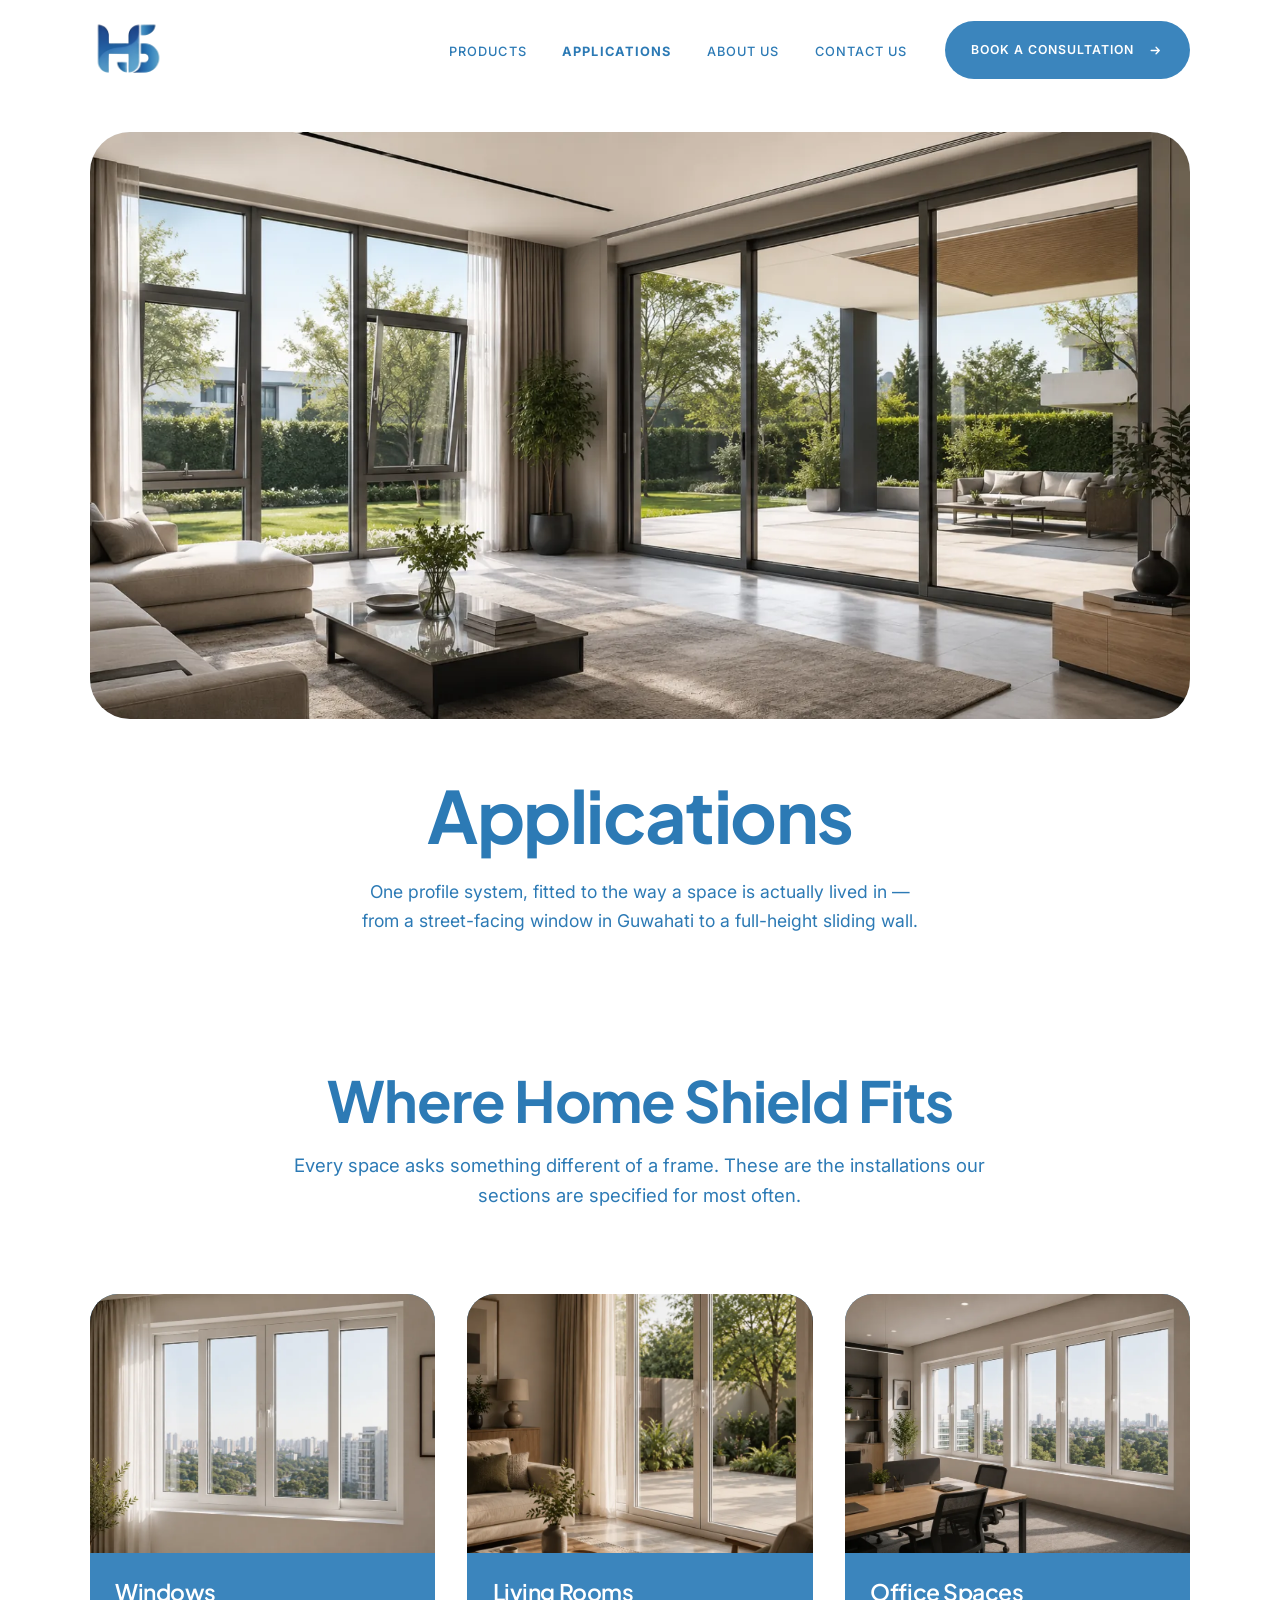
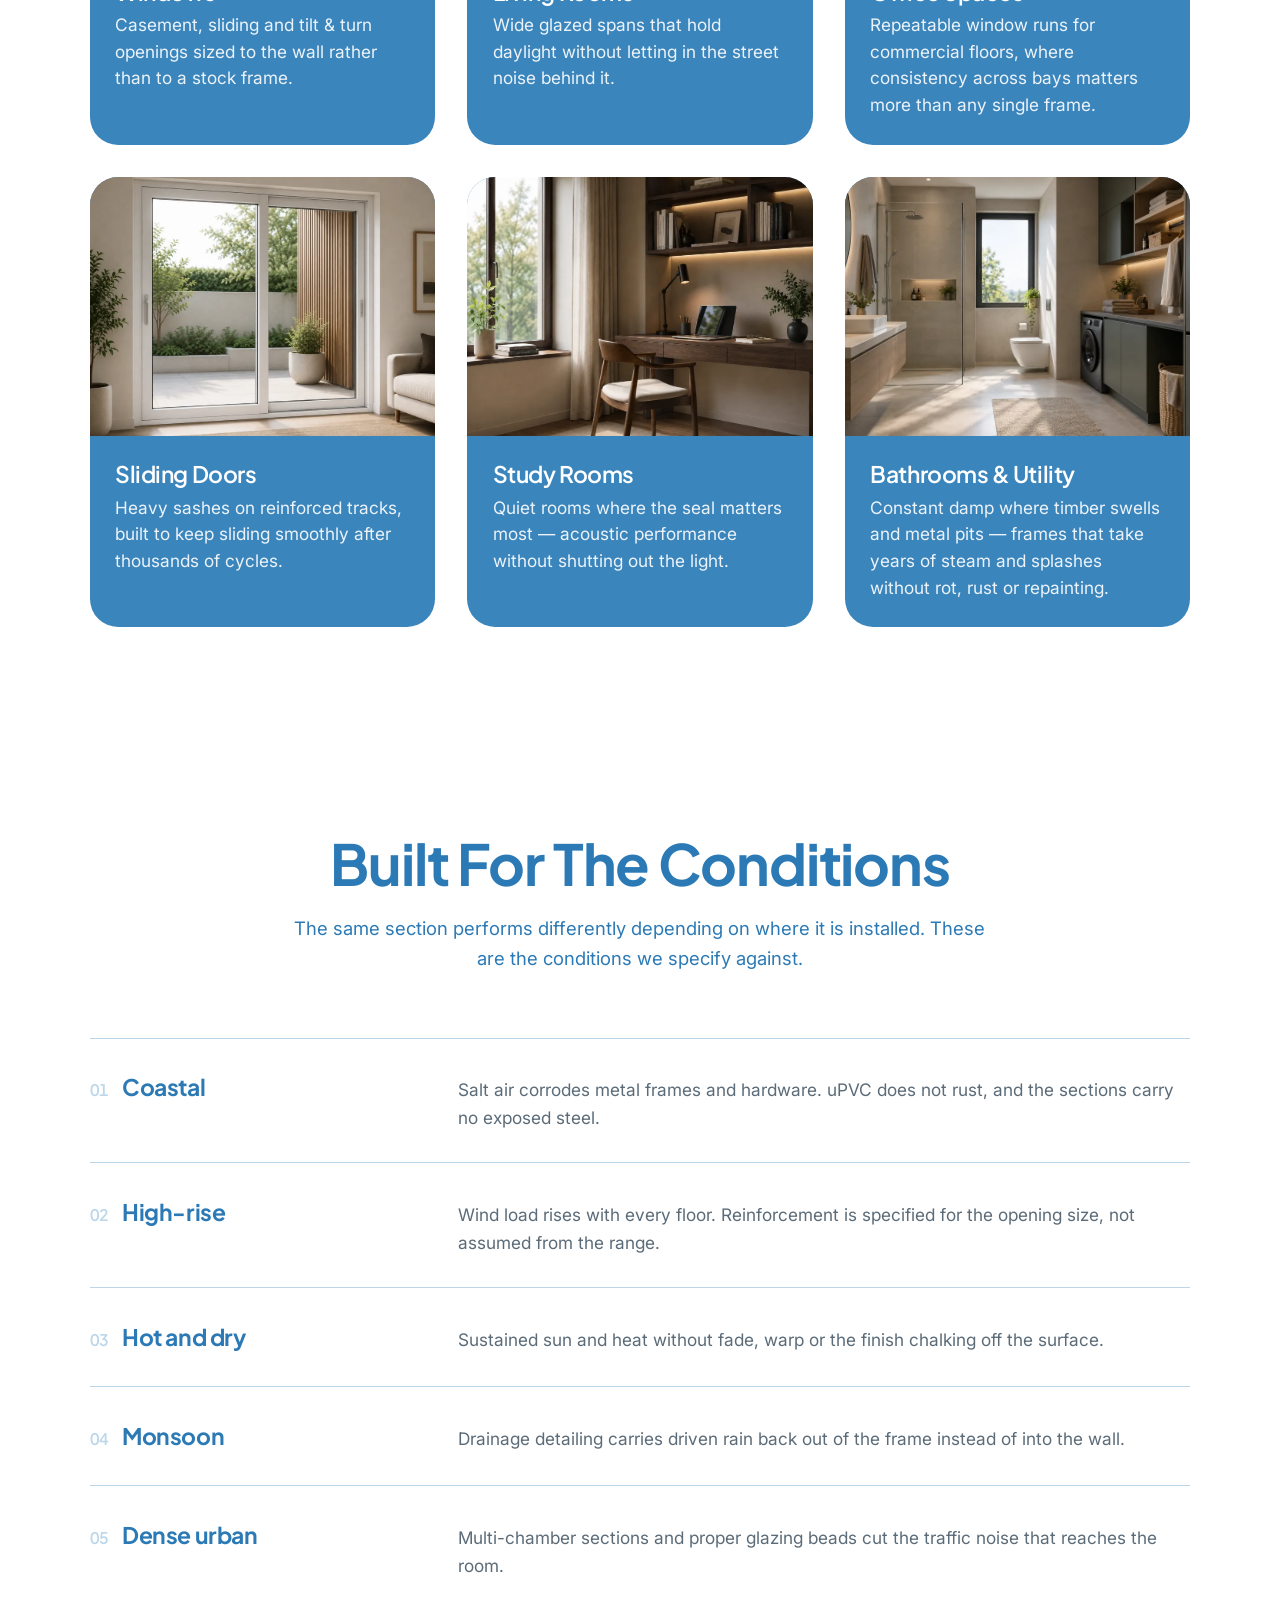
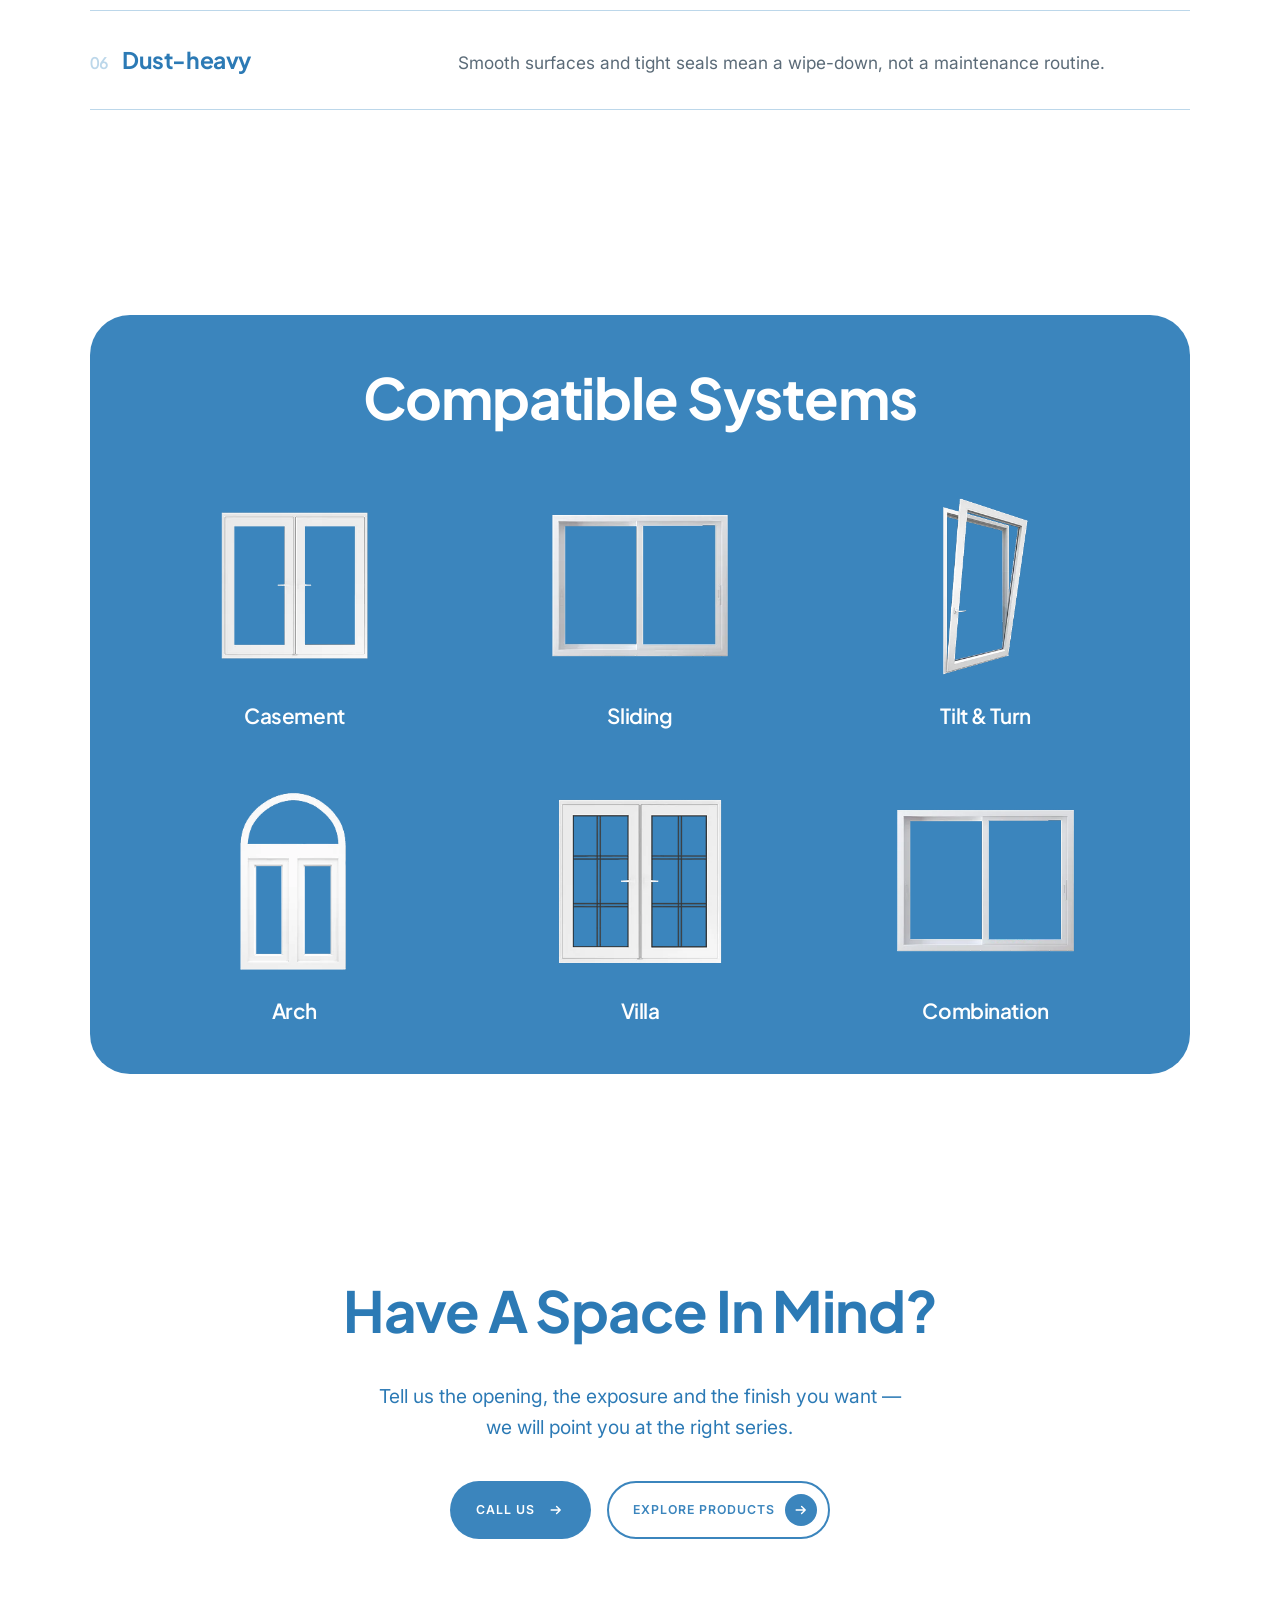
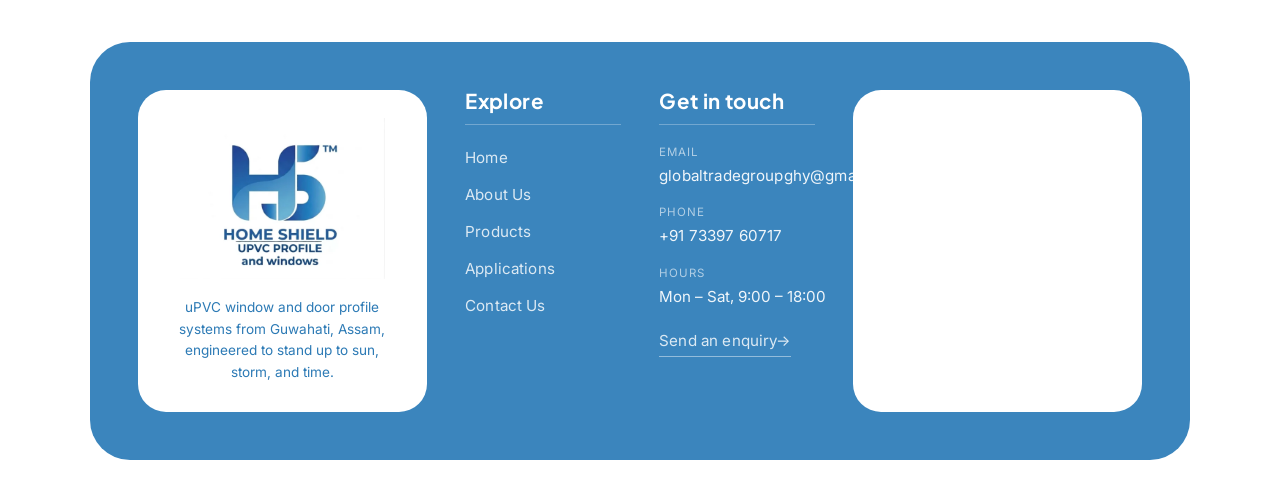
<file: applications.html>
<!DOCTYPE html>
<html lang="en-IN">
<head>
<meta charset="utf-8">
<meta name="viewport" content="width=device-width, initial-scale=1">
<title>uPVC Windows &amp; Doors for Homes and Offices | Home Shield</title>
<meta name="description" content="Where Home Shield uPVC profiles are used in Guwahati and across Assam — windows, living rooms, offices, sliding doors and study rooms.">
<link rel="canonical" href="https://homeshieldofficial.in/applications.html">
<meta name="robots" content="index, follow, max-image-preview:large, max-snippet:-1, max-video-preview:-1">
<meta name="theme-color" content="#3b85bd">
<meta name="format-detection" content="telephone=no">

<meta property="og:type" content="website">
<meta property="og:site_name" content="Home Shield">
<meta property="og:locale" content="en_IN">
<meta property="og:title" content="uPVC Windows &amp; Doors for Homes and Offices | Home Shield">
<meta property="og:description" content="Where Home Shield uPVC profiles are used in Guwahati and across Assam — windows, living rooms, offices, sliding doors and study rooms.">
<meta property="og:url" content="https://homeshieldofficial.in/applications.html">
<meta property="og:image" content="https://homeshieldofficial.in/assets/og-image.jpg">
<meta property="og:image:width" content="1200">
<meta property="og:image:height" content="630">
<meta property="og:image:alt" content="Home Shield uPVC windows and doors in a finished home">

<meta name="twitter:card" content="summary_large_image">
<meta name="twitter:title" content="uPVC Windows &amp; Doors for Homes and Offices | Home Shield">
<meta name="twitter:description" content="Where Home Shield uPVC profiles are used in Guwahati and across Assam — windows, living rooms, offices, sliding doors and study rooms.">
<meta name="twitter:image" content="https://homeshieldofficial.in/assets/og-image.jpg">

<link rel="icon" href="assets/favicon-32.png" sizes="32x32" type="image/png">
<link rel="icon" href="assets/logo.webp" sizes="any" type="image/webp">
<link rel="apple-touch-icon" href="assets/apple-touch-icon.png">

<link rel="preload" as="image" href="assets/applications-page-hero-image.webp" fetchpriority="high">
<link rel="preconnect" href="https://fonts.googleapis.com">
<link rel="preconnect" href="https://fonts.gstatic.com" crossorigin>
<link rel="stylesheet" media="print" onload="this.media='all'"
      href="https://fonts.googleapis.com/css2?family=Inter:wght@400;500;600&family=Plus+Jakarta+Sans:wght@600;700;800&display=swap">
<noscript><link rel="stylesheet"
      href="https://fonts.googleapis.com/css2?family=Inter:wght@400;500;600&family=Plus+Jakarta+Sans:wght@600;700;800&display=swap"></noscript>
<link rel="stylesheet" href="css/styles.css?v=64">
<script type="application/ld+json">
{
  "@context": "https://schema.org",
  "@type": "BreadcrumbList",
  "itemListElement": [
    { "@type": "ListItem", "position": 1, "name": "Home", "item": "https://homeshieldofficial.in/" },
    { "@type": "ListItem", "position": 2, "name": "Applications", "item": "https://homeshieldofficial.in/applications.html" }
  ]
}
</script>
</head>
<body>

<!-- ============================ Header ============================ -->
<header class="site-header">
  <div class="container site-header__inner">
    <a class="site-logo" href="index.html" aria-label="Home Shield — home">
      <img src="assets/logo.webp" alt="Home Shield" width="62" height="62" fetchpriority="high" decoding="async">
    </a>

    <button class="nav-toggle" type="button" data-nav-toggle aria-expanded="false" aria-controls="primary-nav" aria-label="Toggle navigation menu">
      <span class="nav-toggle__bars" aria-hidden="true"></span>
    </button>

    <nav class="site-nav" id="primary-nav" data-nav-panel aria-label="Primary">
      <ul class="site-nav__list">
        <li><a class="site-nav__link" href="products.html">Products</a></li>
        <li><a class="site-nav__link" href="applications.html" aria-current="page">Applications</a></li>
        <li><a class="site-nav__link" href="about.html">About Us</a></li>
        <li><a class="site-nav__link" href="contact.html">Contact Us</a></li>
      </ul>
      <a class="btn btn--solid" href="contact.html#enquiry" data-consult-open>Book a Consultation<span class="btn__arrow" aria-hidden="true"></span></a>
    </nav>
  </div>
</header>

<main id="main">

  <!-- ======================= Hero image banner ======================= -->
  <section class="page-banner" aria-label="Applications banner">
    <div class="container">
      <div class="page-banner__media" style="--banner-ratio: 1717 / 916">
        <img class="page-banner__img" src="assets/applications-page-hero-image.webp" fetchpriority="high"
             alt="Home Shield uPVC windows and doors installed across a finished interior"
             width="1717" height="916" fetchpriority="high" decoding="async">
      </div>
    </div>
  </section>

  <!-- ========================== Page title =========================== -->
  <section class="page-hero page-hero--after-media" aria-labelledby="page-title">
    <div class="container">
      <h1 id="page-title">Applications</h1>
      <p class="page-hero__text">One profile system, fitted to the way a space is actually lived in — from a street-facing window in Guwahati to a full-height sliding wall.</p>
    </div>
  </section>

  <!-- ========================= Application grid ====================== -->
  <section class="section applications-page" aria-labelledby="spaces-title" data-reveal>
    <div class="container">
      <h2 class="section__title" id="spaces-title">Where Home Shield Fits</h2>
      <p class="section__lede">Every space asks something different of a frame. These are the installations our sections are specified for most often.</p>

      <div class="use-grid">
        <article class="use-card">
          <div class="use-card__media">
            <img src="assets/applications-section/windows.webp"
                 alt="Home Shield uPVC windows fitted in a residential wall"
                 width="700" height="560" loading="lazy" decoding="async">
          </div>
          <div class="use-card__body">
            <h3 class="use-card__title">Windows</h3>
            <p class="use-card__text">Casement, sliding and tilt &amp; turn openings sized to the wall rather than to a stock frame.</p>
          </div>
        </article>

        <article class="use-card">
          <div class="use-card__media">
            <img src="assets/applications-section/living-room.webp"
                 alt="Living room with Home Shield uPVC doors opening to a terrace"
                 width="700" height="560" loading="lazy" decoding="async">
          </div>
          <div class="use-card__body">
            <h3 class="use-card__title">Living Rooms</h3>
            <p class="use-card__text">Wide glazed spans that hold daylight without letting in the street noise behind it.</p>
          </div>
        </article>

        <article class="use-card">
          <div class="use-card__media">
            <img src="assets/applications-section/office.webp"
                 alt="Office interior with a run of Home Shield uPVC windows"
                 width="700" height="560" loading="lazy" decoding="async">
          </div>
          <div class="use-card__body">
            <h3 class="use-card__title">Office Spaces</h3>
            <p class="use-card__text">Repeatable window runs for commercial floors, where consistency across bays matters more than any single frame.</p>
          </div>
        </article>

        <article class="use-card">
          <div class="use-card__media">
            <img src="assets/applications-section/sliding-doors.webp"
                 alt="Home Shield uPVC sliding doors opening onto a garden"
                 width="700" height="560" loading="lazy" decoding="async">
          </div>
          <div class="use-card__body">
            <h3 class="use-card__title">Sliding Doors</h3>
            <p class="use-card__text">Heavy sashes on reinforced tracks, built to keep sliding smoothly after thousands of cycles.</p>
          </div>
        </article>

        <article class="use-card">
          <div class="use-card__media">
            <img src="assets/applications-section/study-room.webp"
                 alt="Study room with Home Shield uPVC windows"
                 width="700" height="560" loading="lazy" decoding="async">
          </div>
          <div class="use-card__body">
            <h3 class="use-card__title">Study Rooms</h3>
            <p class="use-card__text">Quiet rooms where the seal matters most — acoustic performance without shutting out the light.</p>
          </div>
        </article>

        <article class="use-card">
          <div class="use-card__media">
            <img src="assets/applications-section/bathroom.webp"
                 alt="Bathroom and utility area with a Home Shield uPVC window"
                 width="900" height="600" loading="lazy" decoding="async">
          </div>
          <div class="use-card__body">
            <h3 class="use-card__title">Bathrooms &amp; Utility</h3>
            <p class="use-card__text">Constant damp where timber swells and metal pits — frames that take years of steam and splashes without rot, rust or repainting.</p>
          </div>
        </article>
      </div>
    </div>
  </section>

  <!-- ====================== Conditions / climate ===================== -->
  <section class="section applications-conditions" aria-labelledby="conditions-title" data-reveal>
    <div class="container">
      <h2 class="section__title" id="conditions-title">Built For The Conditions</h2>
      <p class="section__lede">The same section performs differently depending on where it is installed. These are the conditions we specify against.</p>

      <!-- Spec-sheet rows: the condition on the left, what it demands of the
           profile on the right. Deliberately not the card grid used on the
           About page. -->
      <dl class="condition-list">
        <div class="condition-row">
          <dt class="condition-row__term"><span class="condition-row__index" aria-hidden="true">01</span>Coastal</dt>
          <dd class="condition-row__detail">Salt air corrodes metal frames and hardware. uPVC does not rust, and the sections carry no exposed steel.</dd>
        </div>

        <div class="condition-row">
          <dt class="condition-row__term"><span class="condition-row__index" aria-hidden="true">02</span>High-rise</dt>
          <dd class="condition-row__detail">Wind load rises with every floor. Reinforcement is specified for the opening size, not assumed from the range.</dd>
        </div>

        <div class="condition-row">
          <dt class="condition-row__term"><span class="condition-row__index" aria-hidden="true">03</span>Hot and dry</dt>
          <dd class="condition-row__detail">Sustained sun and heat without fade, warp or the finish chalking off the surface.</dd>
        </div>

        <div class="condition-row">
          <dt class="condition-row__term"><span class="condition-row__index" aria-hidden="true">04</span>Monsoon</dt>
          <dd class="condition-row__detail">Drainage detailing carries driven rain back out of the frame instead of into the wall.</dd>
        </div>

        <div class="condition-row">
          <dt class="condition-row__term"><span class="condition-row__index" aria-hidden="true">05</span>Dense urban</dt>
          <dd class="condition-row__detail">Multi-chamber sections and proper glazing beads cut the traffic noise that reaches the room.</dd>
        </div>

        <div class="condition-row">
          <dt class="condition-row__term"><span class="condition-row__index" aria-hidden="true">06</span>Dust-heavy</dt>
          <dd class="condition-row__detail">Smooth surfaces and tight seals mean a wipe-down, not a maintenance routine.</dd>
        </div>
      </dl>
    </div>
  </section>

  <!-- ======================= Compatible systems ====================== -->
  <section class="section applications-systems" aria-labelledby="systems-title" data-reveal>
    <div class="container">
      <div class="why__panel">
        <h2 class="section__title why__title" id="systems-title">Compatible Systems</h2>

        <div class="system-grid">
          <article class="system-tile">
            <div class="system-tile__media">
              <img src="assets/compatible-systems-section/casement-image.webp" alt="Casement window system" width="300" height="300" loading="lazy" decoding="async">
            </div>
            <h3 class="system-tile__title">Casement</h3>
          </article>

          <article class="system-tile">
            <div class="system-tile__media">
              <img src="assets/compatible-systems-section/sliding-image.webp" alt="Sliding window system" width="300" height="300" loading="lazy" decoding="async">
            </div>
            <h3 class="system-tile__title">Sliding</h3>
          </article>

          <article class="system-tile">
            <div class="system-tile__media">
              <img src="assets/compatible-systems-section/tilt-turn-image.webp" alt="Tilt and turn window system" width="300" height="300" loading="lazy" decoding="async">
            </div>
            <h3 class="system-tile__title">Tilt &amp; Turn</h3>
          </article>

          <article class="system-tile">
            <div class="system-tile__media">
              <img src="assets/compatible-systems-section/arch-image.webp" alt="Arch window system" width="300" height="300" loading="lazy" decoding="async">
            </div>
            <h3 class="system-tile__title">Arch</h3>
          </article>

          <article class="system-tile">
            <div class="system-tile__media">
              <img src="assets/compatible-systems-section/villa-image.webp" alt="Villa window system" width="300" height="300" loading="lazy" decoding="async">
            </div>
            <h3 class="system-tile__title">Villa</h3>
          </article>

          <article class="system-tile">
            <div class="system-tile__media">
              <img src="assets/compatible-systems-section/combination-image.webp" alt="Combination window system" width="300" height="300" loading="lazy" decoding="async">
            </div>
            <h3 class="system-tile__title">Combination</h3>
          </article>
        </div>
      </div>
    </div>
  </section>

  <!-- ============================== CTA ============================== -->
  <section class="section cta" id="contact" aria-labelledby="applications-cta-title" data-reveal>
    <div class="container">
      <h2 class="cta__title" id="applications-cta-title">Have A Space In Mind?</h2>
      <p class="cta__text">Tell us the opening, the exposure and the finish you want — we will point you at the right series.</p>
      <div class="section__actions cta__actions">
        <a class="btn btn--solid" href="tel:+917339760717">Call Us<span class="btn__arrow" aria-hidden="true"></span></a>
        <a class="btn btn--outline" href="products.html">Explore Products<span class="btn__arrow" aria-hidden="true"></span></a>
      </div>
    </div>
  </section>

</main>

<!-- ============================ Footer ============================= -->
<footer class="site-footer" aria-labelledby="footer-title">
  <h2 class="visually-hidden" id="footer-title">Site footer</h2>
  <div class="container">
    <div class="site-footer__panel">
      <div class="footer-brand">
        <img src="assets/footer-logo.webp" alt="Home Shield — uPVC profile and windows" width="560" height="442" loading="lazy" decoding="async">
        <p>uPVC window and door profile systems from Guwahati, Assam, engineered to stand up to sun, storm, and time.</p>
      </div>

      <nav class="footer-col" aria-label="Explore">
        <h3 class="footer-col__title">Explore</h3>
        <ul>
          <li><a href="index.html">Home</a></li>
          <li><a href="about.html">About Us</a></li>
          <li><a href="products.html">Products</a></li>
          <li><a href="applications.html">Applications</a></li>
          <li><a href="contact.html">Contact Us</a></li>
        </ul>
      </nav>

      <!-- Direct contact details. Values stay placeholders until the real
           inbox, number and address are confirmed. -->
      <div class="footer-col footer-contact">
        <h3 class="footer-col__title">Get in touch</h3>
        <dl class="footer-contact__list">
          <div>
            <dt>Email</dt>
            <dd><a href="mailto:globaltradegroupghy@gmail.com">globaltradegroupghy@gmail.com</a></dd>
          </div>
          <div>
            <dt>Phone</dt>
            <dd><a href="tel:+917339760717">+91 73397 60717</a></dd>
          </div>
          <div>
            <dt>Hours</dt>
            <dd>Mon – Sat, 9:00 – 18:00</dd>
          </div>
        </dl>
        <a class="footer-contact__cta" href="contact.html">Send an enquiry<span aria-hidden="true">&rarr;</span></a>
      </div>

      <!-- Map at the coordinates from the supplied Google Maps share link. -->
      <a class="footer-map" href="https://maps.app.goo.gl/ZkyxiGFn6HnoAAkK6" target="_blank" rel="noopener" aria-label="Open the Home Shield office location in Google Maps">
        <iframe
          src="https://www.google.com/maps?q=26.133371,91.734627&amp;z=15&amp;output=embed"
          title="Map showing the Home Shield office location"
          loading="lazy"
          referrerpolicy="no-referrer-when-downgrade"
          tabindex="-1"></iframe>
      </a>
    </div>
  </div>
</footer>

<script src="js/ui.js?v=59" defer></script>
<script src="js/page.js?v=57" defer></script>

<!-- ===================== Consultation dialog ====================== -->
<!-- Opened by every "Book a Consultation" button. Uses <dialog> so the
     browser handles the backdrop, Esc and focus trapping; browsers without
     it fall back to the contact page, which is where the links point. -->
<dialog class="modal" id="consult-dialog" aria-labelledby="consult-title">
  <div class="modal__panel">
    <button class="modal__close" type="button" data-modal-close aria-label="Close">&times;</button>

    <h2 class="modal__title" id="consult-title">Book a Consultation</h2>
    <p class="modal__lede">Tell us about the opening and we will come back with a recommended series and a lead time.</p>
    <p class="modal__subject" data-consult-subject hidden></p>

    <form class="modal__form" data-pending-form data-lead="consultation" novalidate>
      <div class="field field--hp" aria-hidden="true">
        <label for="consult-company">Company</label>
        <input id="consult-company" name="company" type="text" tabindex="-1" autocomplete="off">
      </div>

      <input type="hidden" name="product" data-consult-product value="">

      <div class="field">
        <label class="field__label" for="consult-name">Full name</label>
        <input class="field__input" id="consult-name" name="name" type="text" autocomplete="name"
               data-validate="name" required aria-describedby="consult-name-error">
        <p class="field__error" id="consult-name-error" data-field-error></p>
      </div>

      <div class="field">
        <label class="field__label" for="consult-phone">Phone</label>
        <input class="field__input" id="consult-phone" name="phone" type="tel" autocomplete="tel"
               data-validate="tel" required aria-describedby="consult-phone-error">
        <p class="field__error" id="consult-phone-error" data-field-error></p>
      </div>

      <div class="field">
        <label class="field__label" for="consult-email">Email</label>
        <input class="field__input" id="consult-email" name="email" type="email" autocomplete="email"
               data-validate="email" required aria-describedby="consult-email-error">
        <p class="field__error" id="consult-email-error" data-field-error></p>
      </div>

      <div class="field">
        <label class="field__label" for="consult-city">City <span class="field__optional">(optional)</span></label>
        <input class="field__input" id="consult-city" name="city" type="text" autocomplete="address-level2">
      </div>

      <div class="field field--full">
        <label class="field__label" for="consult-type">I am enquiring as</label>
        <select class="field__input" id="consult-type" name="enquiry-type">
          <option>Homeowner</option>
          <option>Architect or specifier</option>
          <option>Builder or contractor</option>
          <option>Fabricator</option>
          <option>Other</option>
        </select>
      </div>

      <div class="field field--full">
        <label class="field__label" for="consult-message">Project details <span class="field__optional">(optional)</span></label>
        <textarea class="field__input field__input--area" id="consult-message" name="message" rows="4" placeholder="Opening sizes, location, finish, timeline — whatever you have."></textarea>
      </div>

      <div class="field field--full modal__actions">
        <button class="btn btn--solid" type="submit">Request Consultation<span class="btn__arrow" aria-hidden="true"></span></button>
        <p class="modal__notice" data-form-notice role="status" aria-live="polite"></p>
      </div>
    </form>
  </div>
</dialog>

</body>
</html>
</file>
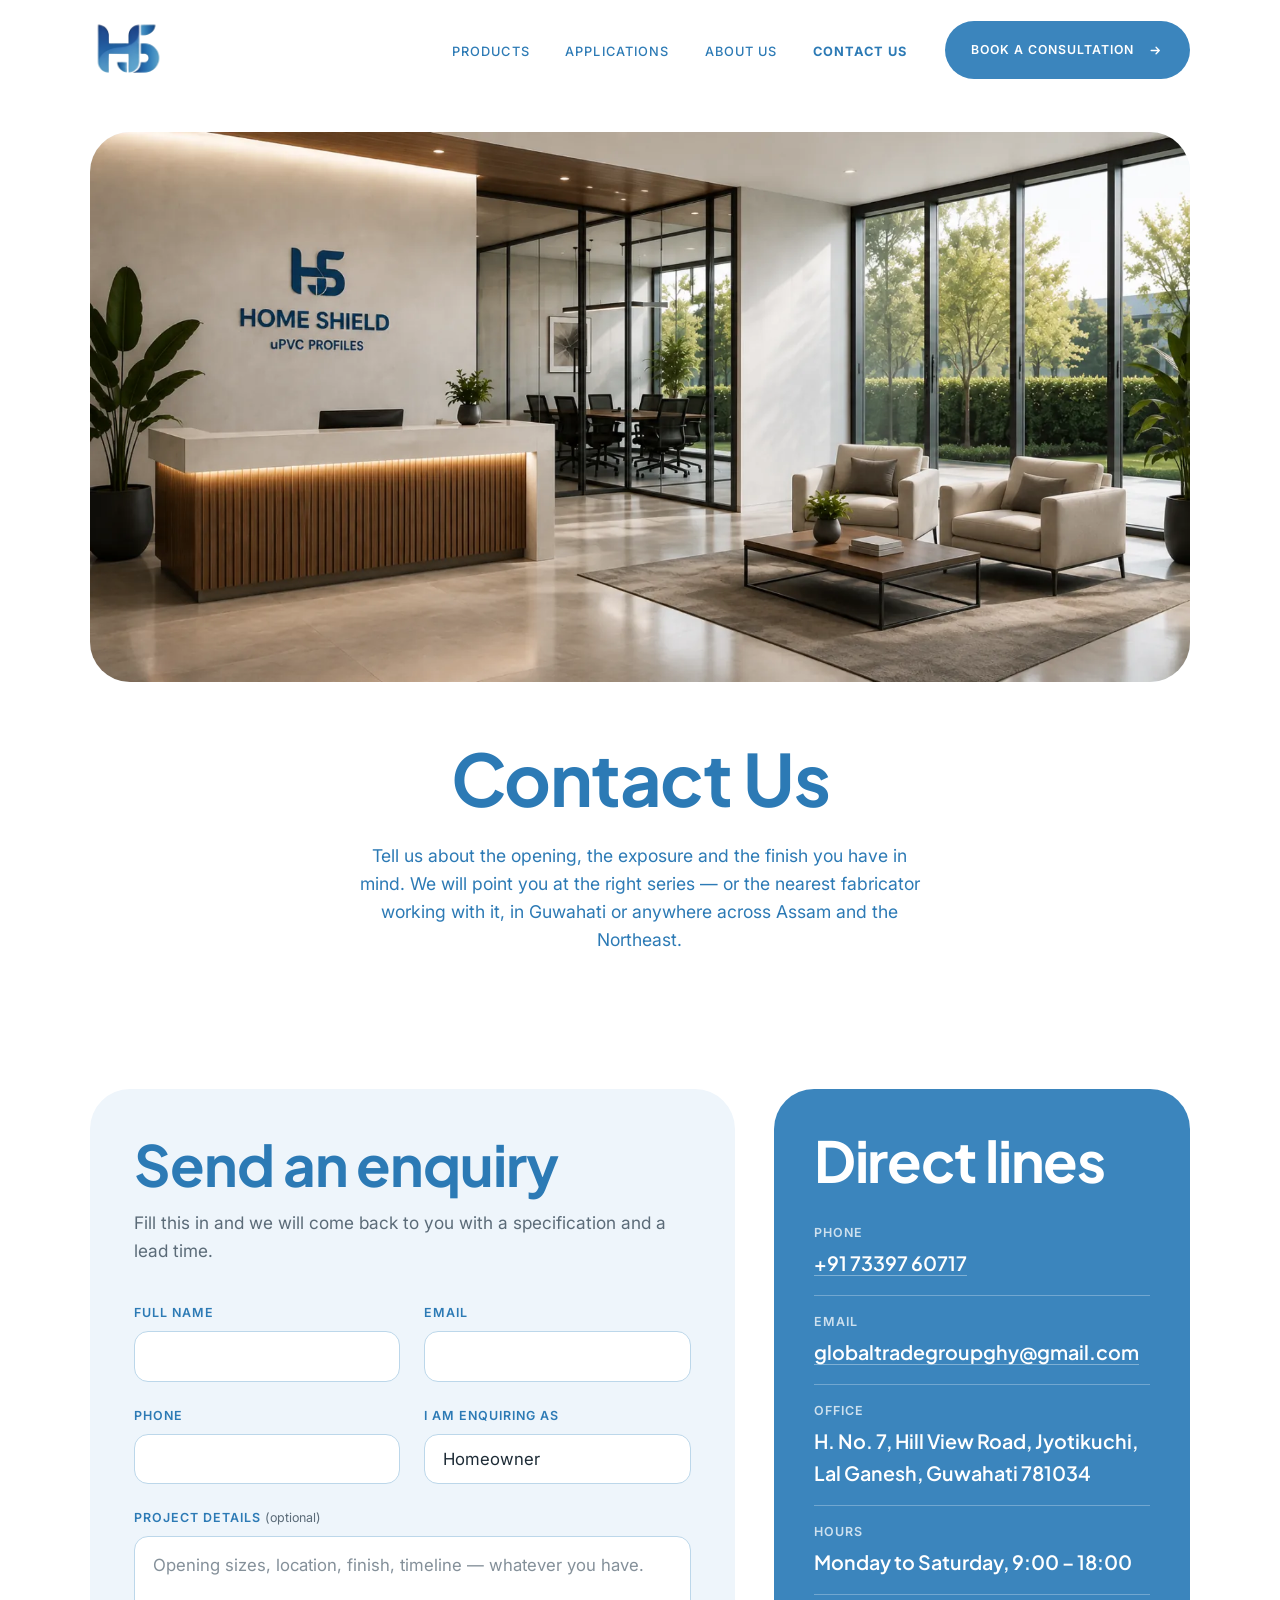
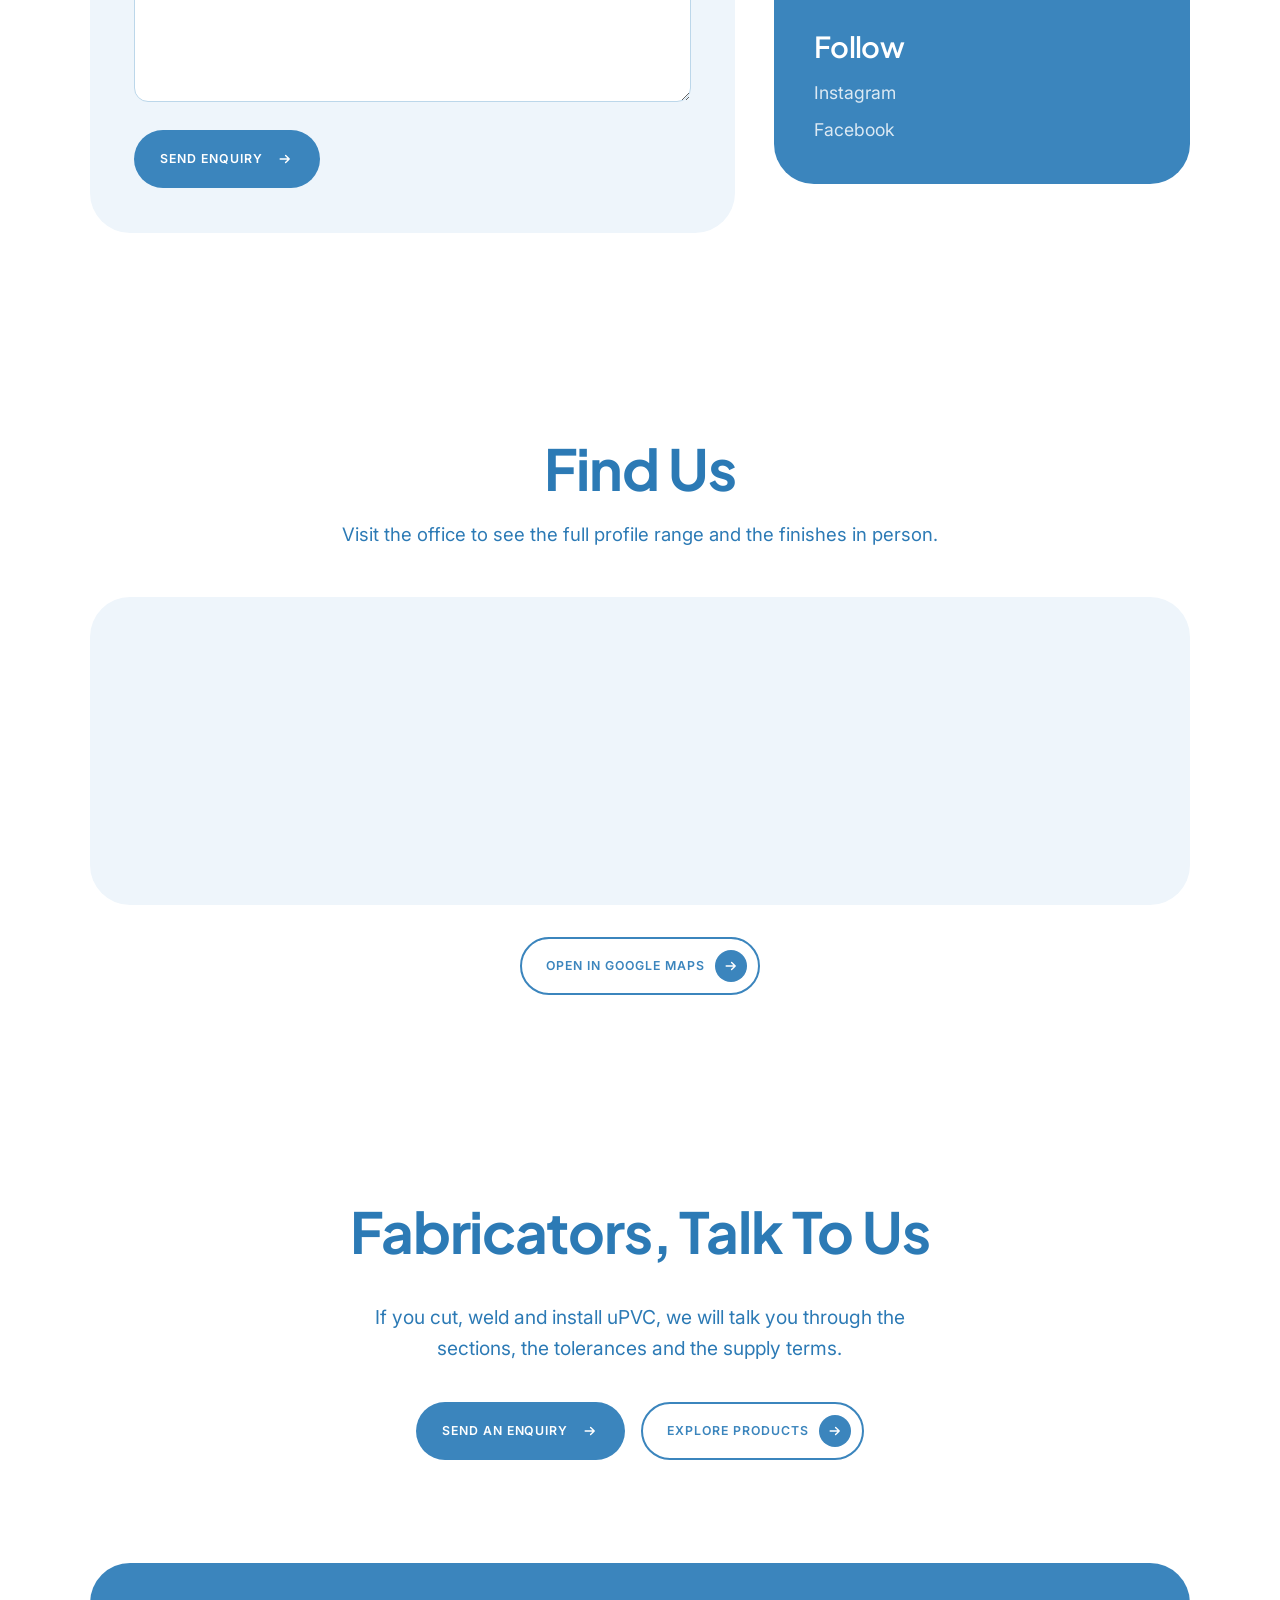
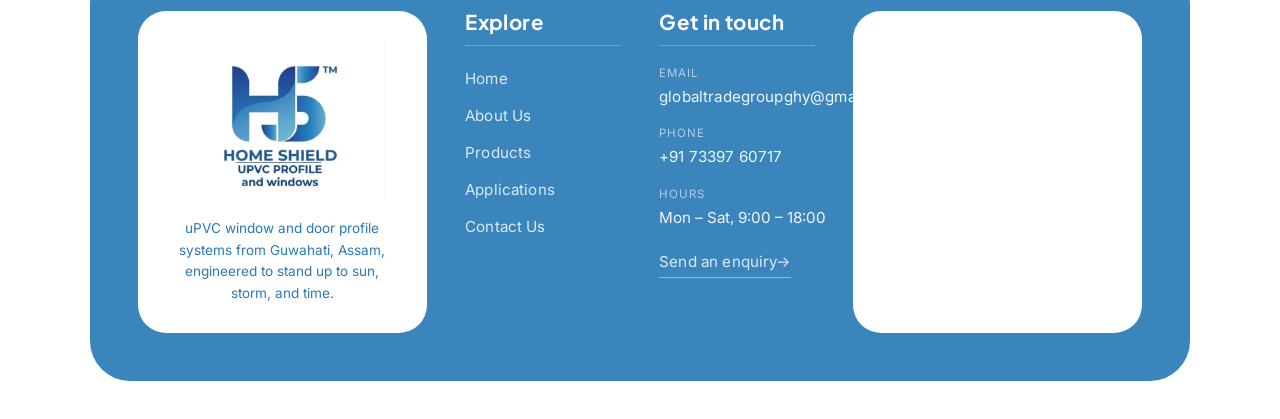
<file: contact.html>
<!DOCTYPE html>
<html lang="en-IN">
<head>
<meta charset="utf-8">
<meta name="viewport" content="width=device-width, initial-scale=1">
<title>Contact Home Shield Guwahati | uPVC Windows &amp; Doors</title>
<meta name="description" content="Contact Home Shield in Jyotikuchi, Guwahati for uPVC windows and doors — call +91 73397 60717, send an enquiry, or visit our office in Assam.">
<link rel="canonical" href="https://homeshieldofficial.in/contact.html">
<meta name="robots" content="index, follow, max-image-preview:large, max-snippet:-1, max-video-preview:-1">
<meta name="theme-color" content="#3b85bd">
<meta name="format-detection" content="telephone=no">

<meta property="og:type" content="website">
<meta property="og:site_name" content="Home Shield">
<meta property="og:locale" content="en_IN">
<meta property="og:title" content="Contact Home Shield Guwahati | uPVC Windows &amp; Doors">
<meta property="og:description" content="Contact Home Shield in Jyotikuchi, Guwahati for uPVC windows and doors — call +91 73397 60717, send an enquiry, or visit our office in Assam.">
<meta property="og:url" content="https://homeshieldofficial.in/contact.html">
<meta property="og:image" content="https://homeshieldofficial.in/assets/og-image.jpg">
<meta property="og:image:width" content="1200">
<meta property="og:image:height" content="630">
<meta property="og:image:alt" content="Home Shield uPVC windows and doors in a finished home">

<meta name="twitter:card" content="summary_large_image">
<meta name="twitter:title" content="Contact Home Shield Guwahati | uPVC Windows &amp; Doors">
<meta name="twitter:description" content="Contact Home Shield in Jyotikuchi, Guwahati for uPVC windows and doors — call +91 73397 60717, send an enquiry, or visit our office in Assam.">
<meta name="twitter:image" content="https://homeshieldofficial.in/assets/og-image.jpg">

<link rel="icon" href="assets/favicon-32.png" sizes="32x32" type="image/png">
<link rel="icon" href="assets/logo.webp" sizes="any" type="image/webp">
<link rel="apple-touch-icon" href="assets/apple-touch-icon.png">

<link rel="preload" as="image" href="assets/contact-us-hero-image.webp" fetchpriority="high">
<link rel="preconnect" href="https://fonts.googleapis.com">
<link rel="preconnect" href="https://fonts.gstatic.com" crossorigin>
<link rel="stylesheet" media="print" onload="this.media='all'"
      href="https://fonts.googleapis.com/css2?family=Inter:wght@400;500;600&family=Plus+Jakarta+Sans:wght@600;700;800&display=swap">
<noscript><link rel="stylesheet"
      href="https://fonts.googleapis.com/css2?family=Inter:wght@400;500;600&family=Plus+Jakarta+Sans:wght@600;700;800&display=swap"></noscript>
<link rel="stylesheet" href="css/styles.css?v=64">
<script type="application/ld+json">
{
  "@context": "https://schema.org",
  "@type": "HomeAndConstructionBusiness",
  "@id": "https://homeshieldofficial.in/#office",
  "name": "Home Shield Guwahati",
  "url": "https://homeshieldofficial.in/contact.html",
  "parentOrganization": {
    "@id": "https://homeshieldofficial.in/#organization"
  },
  "image": "https://homeshieldofficial.in/assets/og-image.jpg",
  "telephone": "+91-73397-60717",
  "email": "globaltradegroupghy@gmail.com",
  "address": {
    "@type": "PostalAddress",
    "streetAddress": "H. No. 7, Hill View Road, Jyotikuchi, Lal Ganesh",
    "addressLocality": "Guwahati",
    "addressRegion": "Assam",
    "postalCode": "781034",
    "addressCountry": "IN"
  },
  "geo": {
    "@type": "GeoCoordinates",
    "latitude": 26.133371,
    "longitude": 91.734627
  },
  "openingHoursSpecification": [
    {
      "@type": "OpeningHoursSpecification",
      "dayOfWeek": [
        "Monday",
        "Tuesday",
        "Wednesday",
        "Thursday",
        "Friday",
        "Saturday"
      ],
      "opens": "09:00",
      "closes": "18:00"
    }
  ],
  "alternateName": [
    "Homeshield",
    "HomeShield",
    "Home Shield uPVC",
    "Homeshield uPVC",
    "Home Shield Guwahati",
    "Homeshield Guwahati",
    "Homeshield GHY"
  ],
  "areaServed": [
    {
      "@type": "City",
      "name": "Guwahati"
    },
    {
      "@type": "State",
      "name": "Assam"
    },
    {
      "@type": "Place",
      "name": "Northeast India"
    },
    {
      "@type": "Country",
      "name": "India"
    }
  ],
  "hasMap": "https://maps.app.goo.gl/ZkyxiGFn6HnoAAkK6",
  "priceRange": "₹₹"
}
</script>
<script type="application/ld+json">
{
  "@context": "https://schema.org",
  "@type": "BreadcrumbList",
  "itemListElement": [
    { "@type": "ListItem", "position": 1, "name": "Home", "item": "https://homeshieldofficial.in/" },
    { "@type": "ListItem", "position": 2, "name": "Contact Us", "item": "https://homeshieldofficial.in/contact.html" }
  ]
}
</script>
</head>
<body>

<!-- ============================ Header ============================ -->
<header class="site-header">
  <div class="container site-header__inner">
    <a class="site-logo" href="index.html" aria-label="Home Shield — home">
      <img src="assets/logo.webp" alt="Home Shield" width="62" height="62" fetchpriority="high" decoding="async">
    </a>

    <button class="nav-toggle" type="button" data-nav-toggle aria-expanded="false" aria-controls="primary-nav" aria-label="Toggle navigation menu">
      <span class="nav-toggle__bars" aria-hidden="true"></span>
    </button>

    <nav class="site-nav" id="primary-nav" data-nav-panel aria-label="Primary">
      <ul class="site-nav__list">
        <li><a class="site-nav__link" href="products.html">Products</a></li>
        <li><a class="site-nav__link" href="applications.html">Applications</a></li>
        <li><a class="site-nav__link" href="about.html">About Us</a></li>
        <li><a class="site-nav__link" href="contact.html" aria-current="page">Contact Us</a></li>
      </ul>
      <a class="btn btn--solid" href="#enquiry" data-consult-open>Book a Consultation<span class="btn__arrow" aria-hidden="true"></span></a>
    </nav>
  </div>
</header>

<main id="main">

  <!-- ======================= Hero image banner ======================= -->
  <section class="page-banner" aria-label="Contact banner">
    <div class="container">
      <div class="page-banner__media" style="--banner-ratio: 1774 / 887">
        <img class="page-banner__img" src="assets/contact-us-hero-image.webp" fetchpriority="high"
             alt="Home Shield uPVC windows and doors in a finished interior"
             width="1774" height="887" fetchpriority="high" decoding="async">
      </div>
    </div>
  </section>

  <!-- ========================== Page title =========================== -->
  <section class="page-hero page-hero--after-media" aria-labelledby="page-title">
    <div class="container">
      <h1 id="page-title">Contact Us</h1>
      <p class="page-hero__text">Tell us about the opening, the exposure and the finish you have in mind. We will point you at the right series — or the nearest fabricator working with it, in Guwahati or anywhere across Assam and the Northeast.</p>
    </div>
  </section>

  <!-- ====================== Enquiry form + details =================== -->
  <section class="section contact-section" id="enquiry" aria-labelledby="enquiry-title" data-reveal>
    <div class="container">
      <div class="contact-layout">

        <!-- TODO: no form endpoint is configured yet. Point `action` at the
             handler (or a form service) once it exists; js/page.js currently
             intercepts the submit and shows an inline notice instead. -->
        <div class="contact-form-panel">
          <h2 id="enquiry-title">Send an enquiry</h2>
          <p class="contact-form-panel__text">Fill this in and we will come back to you with a specification and a lead time.</p>

          <form class="contact-form" data-pending-form data-lead="enquiry" novalidate>
            <div class="field field--hp" aria-hidden="true">
              <label for="hp-company">Company</label>
              <input id="hp-company" name="company" type="text" tabindex="-1" autocomplete="off">
            </div>

            <div class="field">
              <label class="field__label" for="name">Full name</label>
              <input class="field__input" id="name" name="name" type="text" autocomplete="name"
                     data-validate="name" required aria-describedby="name-error">
              <p class="field__error" id="name-error" data-field-error></p>
            </div>

            <div class="field">
              <label class="field__label" for="email">Email</label>
              <input class="field__input" id="email" name="email" type="email" autocomplete="email"
                     data-validate="email" required aria-describedby="email-error">
              <p class="field__error" id="email-error" data-field-error></p>
            </div>

            <div class="field">
              <label class="field__label" for="phone">Phone</label>
              <input class="field__input" id="phone" name="phone" type="tel" autocomplete="tel"
                     data-validate="tel" required aria-describedby="phone-error">
              <p class="field__error" id="phone-error" data-field-error></p>
            </div>

            <div class="field">
              <label class="field__label" for="enquiry-type">I am enquiring as</label>
              <select class="field__input" id="enquiry-type" name="enquiry-type">
                <option>Homeowner</option>
                <option>Architect or specifier</option>
                <option>Builder or contractor</option>
                <option>Fabricator</option>
                <option>Other</option>
              </select>
            </div>

            <div class="field field--full">
              <label class="field__label" for="message">Project details <span class="field__optional">(optional)</span></label>
              <textarea class="field__input field__input--area" id="message" name="message" rows="5" placeholder="Opening sizes, location, finish, timeline — whatever you have."></textarea>
            </div>

            <div class="field field--full contact-form__actions">
              <button class="btn btn--solid" type="submit">Send Enquiry<span class="btn__arrow" aria-hidden="true"></span></button>
              <p class="contact-form__notice" data-form-notice role="status" aria-live="polite"></p>
            </div>
          </form>
        </div>

        <!-- Direct contact details. Values are placeholders until the real
             number, address and inbox are confirmed. -->
        <aside class="contact-details" aria-labelledby="details-title">
          <h2 id="details-title">Direct lines</h2>

          <dl class="contact-list">
            <div class="contact-list__row">
              <dt class="contact-list__term">Phone</dt>
              <dd class="contact-list__detail"><a href="tel:+917339760717">+91 73397 60717</a></dd>
            </div>

            <div class="contact-list__row">
              <dt class="contact-list__term">Email</dt>
              <dd class="contact-list__detail"><a href="mailto:globaltradegroupghy@gmail.com">globaltradegroupghy@gmail.com</a></dd>
            </div>

            <div class="contact-list__row">
              <dt class="contact-list__term">Office</dt>
              <dd class="contact-list__detail">H. No. 7, Hill View Road, Jyotikuchi, Lal Ganesh, Guwahati 781034</dd>
            </div>

            <div class="contact-list__row">
              <dt class="contact-list__term">Hours</dt>
              <dd class="contact-list__detail">Monday to Saturday, 9:00 – 18:00</dd>
            </div>
          </dl>

          <h3 class="contact-details__subtitle">Follow</h3>
          <ul class="contact-social">
            <li><a href="#" data-pending-asset="instagram">Instagram</a></li>
            <li><a href="#" data-pending-asset="facebook">Facebook</a></li>
          </ul>
        </aside>

      </div>
    </div>
  </section>

  <!-- ============================= Map =============================== -->
  <section class="section contact-map-section" aria-labelledby="map-title" data-reveal>
    <div class="container">
      <h2 class="section__title" id="map-title">Find Us</h2>
      <p class="section__lede">Visit the office to see the full profile range and the finishes in person.</p>

      <!-- Coordinates resolved from the supplied Google Maps share link. -->
      <div class="contact-map">
        <iframe
          src="https://www.google.com/maps?q=26.133371,91.734627&amp;z=16&amp;output=embed"
          title="Map showing the Home Shield office location"
          loading="lazy"
          referrerpolicy="no-referrer-when-downgrade"
          allowfullscreen></iframe>
      </div>

      <p class="contact-map__link">
        <a class="btn btn--outline" href="https://maps.app.goo.gl/ZkyxiGFn6HnoAAkK6" target="_blank" rel="noopener">
          Open in Google Maps<span class="btn__arrow" aria-hidden="true"></span>
        </a>
      </p>
    </div>
  </section>

  <!-- ======================= Fabricator prompt ======================= -->
  <section class="section cta" aria-labelledby="partner-title" data-reveal>
    <div class="container">
      <h2 class="cta__title" id="partner-title">Fabricators, Talk To Us</h2>
      <p class="cta__text">If you cut, weld and install uPVC, we will talk you through the sections, the tolerances and the supply terms.</p>
      <div class="section__actions cta__actions">
        <a class="btn btn--solid" href="#enquiry">Send an Enquiry<span class="btn__arrow" aria-hidden="true"></span></a>
        <a class="btn btn--outline" href="products.html">Explore Products<span class="btn__arrow" aria-hidden="true"></span></a>
      </div>
    </div>
  </section>

</main>

<!-- ============================ Footer ============================= -->
<footer class="site-footer" aria-labelledby="footer-title">
  <h2 class="visually-hidden" id="footer-title">Site footer</h2>
  <div class="container">
    <div class="site-footer__panel">
      <div class="footer-brand">
        <img src="assets/footer-logo.webp" alt="Home Shield — uPVC profile and windows" width="560" height="442" loading="lazy" decoding="async">
        <p>uPVC window and door profile systems from Guwahati, Assam, engineered to stand up to sun, storm, and time.</p>
      </div>

      <nav class="footer-col" aria-label="Explore">
        <h3 class="footer-col__title">Explore</h3>
        <ul>
          <li><a href="index.html">Home</a></li>
          <li><a href="about.html">About Us</a></li>
          <li><a href="products.html">Products</a></li>
          <li><a href="applications.html">Applications</a></li>
          <li><a href="contact.html">Contact Us</a></li>
        </ul>
      </nav>

      <!-- Direct contact details. Values stay placeholders until the real
           inbox, number and address are confirmed. -->
      <div class="footer-col footer-contact">
        <h3 class="footer-col__title">Get in touch</h3>
        <dl class="footer-contact__list">
          <div>
            <dt>Email</dt>
            <dd><a href="mailto:globaltradegroupghy@gmail.com">globaltradegroupghy@gmail.com</a></dd>
          </div>
          <div>
            <dt>Phone</dt>
            <dd><a href="tel:+917339760717">+91 73397 60717</a></dd>
          </div>
          <div>
            <dt>Hours</dt>
            <dd>Mon – Sat, 9:00 – 18:00</dd>
          </div>
        </dl>
        <a class="footer-contact__cta" href="contact.html">Send an enquiry<span aria-hidden="true">&rarr;</span></a>
      </div>

      <!-- Map at the coordinates from the supplied Google Maps share link. -->
      <a class="footer-map" href="https://maps.app.goo.gl/ZkyxiGFn6HnoAAkK6" target="_blank" rel="noopener" aria-label="Open the Home Shield office location in Google Maps">
        <iframe
          src="https://www.google.com/maps?q=26.133371,91.734627&amp;z=15&amp;output=embed"
          title="Map showing the Home Shield office location"
          loading="lazy"
          referrerpolicy="no-referrer-when-downgrade"
          tabindex="-1"></iframe>
      </a>
    </div>
  </div>
</footer>

<script src="js/ui.js?v=59" defer></script>
<script src="js/page.js?v=57" defer></script>

<!-- ===================== Consultation dialog ====================== -->
<!-- Opened by every "Book a Consultation" button. Uses <dialog> so the
     browser handles the backdrop, Esc and focus trapping; browsers without
     it fall back to the contact page, which is where the links point. -->
<dialog class="modal" id="consult-dialog" aria-labelledby="consult-title">
  <div class="modal__panel">
    <button class="modal__close" type="button" data-modal-close aria-label="Close">&times;</button>

    <h2 class="modal__title" id="consult-title">Book a Consultation</h2>
    <p class="modal__lede">Tell us about the opening and we will come back with a recommended series and a lead time.</p>
    <p class="modal__subject" data-consult-subject hidden></p>

    <form class="modal__form" data-pending-form data-lead="consultation" novalidate>
      <div class="field field--hp" aria-hidden="true">
        <label for="consult-company">Company</label>
        <input id="consult-company" name="company" type="text" tabindex="-1" autocomplete="off">
      </div>

      <input type="hidden" name="product" data-consult-product value="">

      <div class="field">
        <label class="field__label" for="consult-name">Full name</label>
        <input class="field__input" id="consult-name" name="name" type="text" autocomplete="name"
               data-validate="name" required aria-describedby="consult-name-error">
        <p class="field__error" id="consult-name-error" data-field-error></p>
      </div>

      <div class="field">
        <label class="field__label" for="consult-phone">Phone</label>
        <input class="field__input" id="consult-phone" name="phone" type="tel" autocomplete="tel"
               data-validate="tel" required aria-describedby="consult-phone-error">
        <p class="field__error" id="consult-phone-error" data-field-error></p>
      </div>

      <div class="field">
        <label class="field__label" for="consult-email">Email</label>
        <input class="field__input" id="consult-email" name="email" type="email" autocomplete="email"
               data-validate="email" required aria-describedby="consult-email-error">
        <p class="field__error" id="consult-email-error" data-field-error></p>
      </div>

      <div class="field">
        <label class="field__label" for="consult-city">City <span class="field__optional">(optional)</span></label>
        <input class="field__input" id="consult-city" name="city" type="text" autocomplete="address-level2">
      </div>

      <div class="field field--full">
        <label class="field__label" for="consult-type">I am enquiring as</label>
        <select class="field__input" id="consult-type" name="enquiry-type">
          <option>Homeowner</option>
          <option>Architect or specifier</option>
          <option>Builder or contractor</option>
          <option>Fabricator</option>
          <option>Other</option>
        </select>
      </div>

      <div class="field field--full">
        <label class="field__label" for="consult-message">Project details <span class="field__optional">(optional)</span></label>
        <textarea class="field__input field__input--area" id="consult-message" name="message" rows="4" placeholder="Opening sizes, location, finish, timeline — whatever you have."></textarea>
      </div>

      <div class="field field--full modal__actions">
        <button class="btn btn--solid" type="submit">Request Consultation<span class="btn__arrow" aria-hidden="true"></span></button>
        <p class="modal__notice" data-form-notice role="status" aria-live="polite"></p>
      </div>
    </form>
  </div>
</dialog>

</body>
</html>
</file>
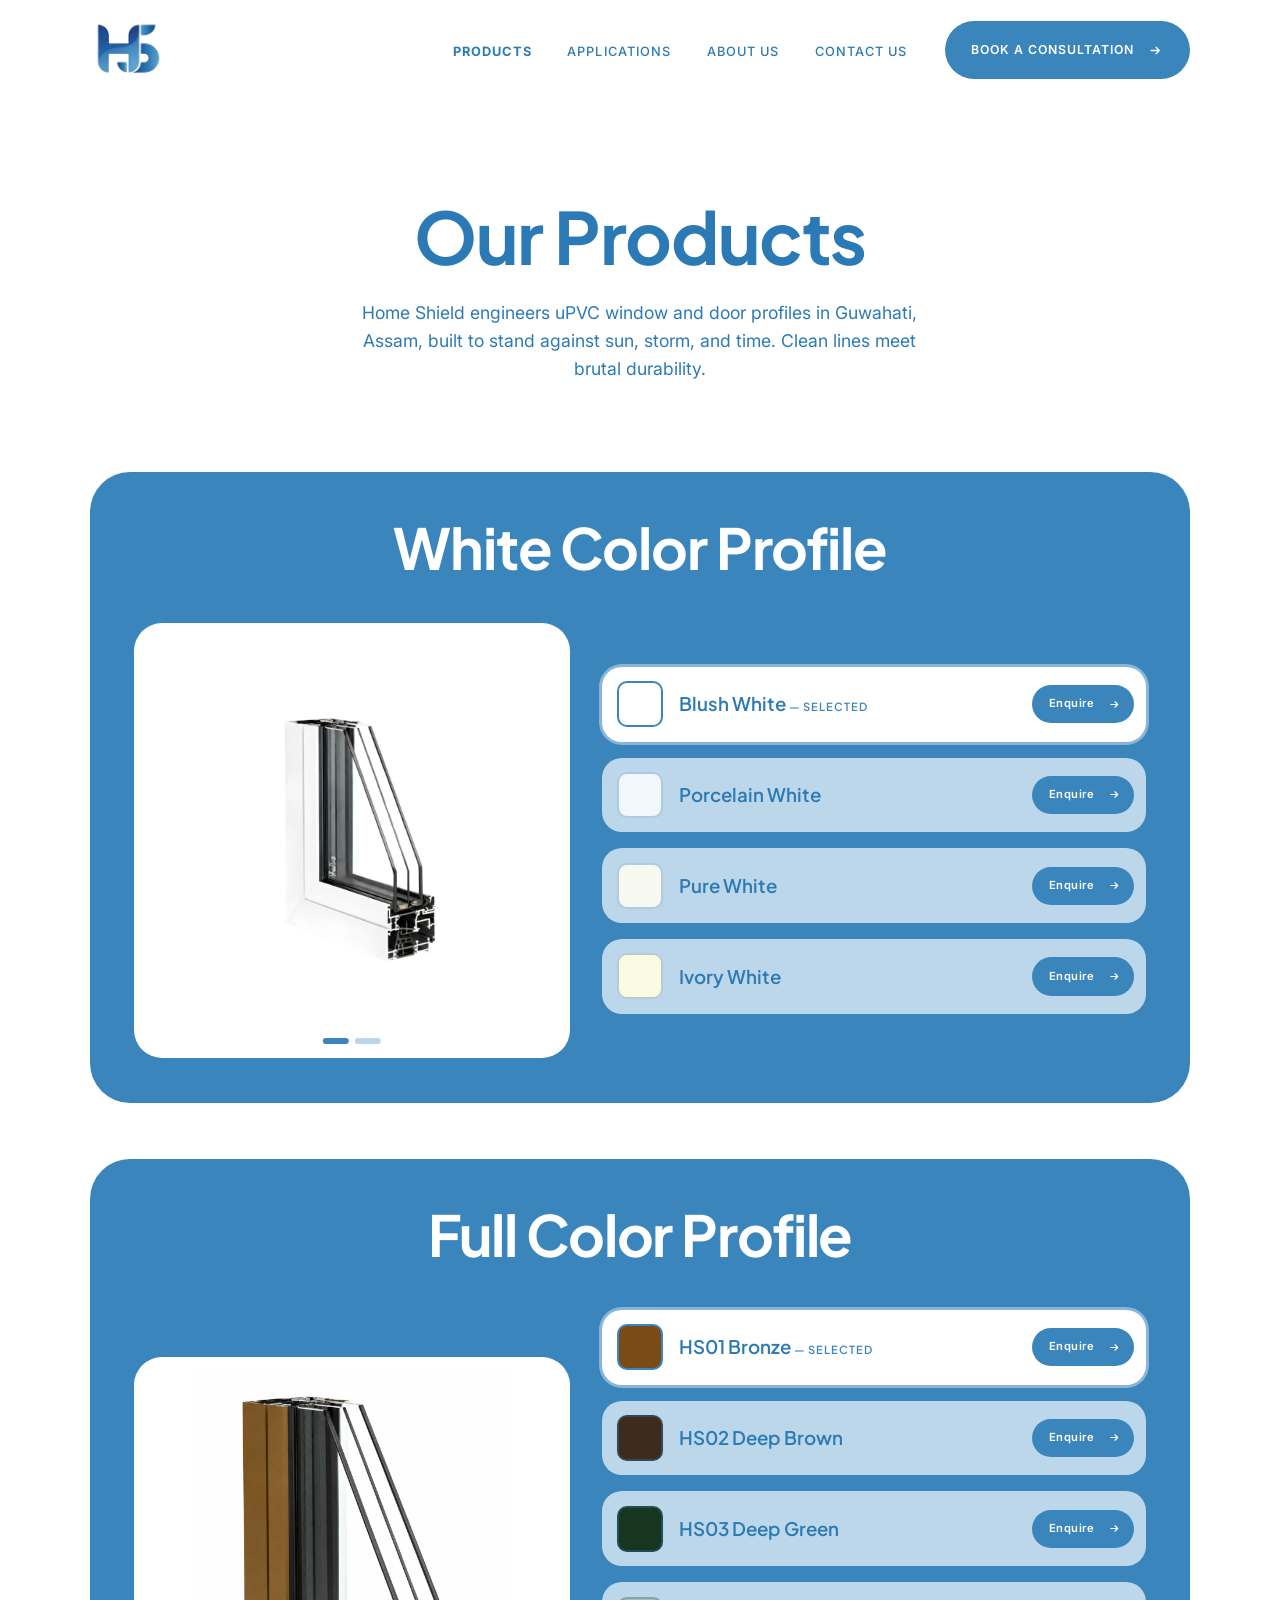
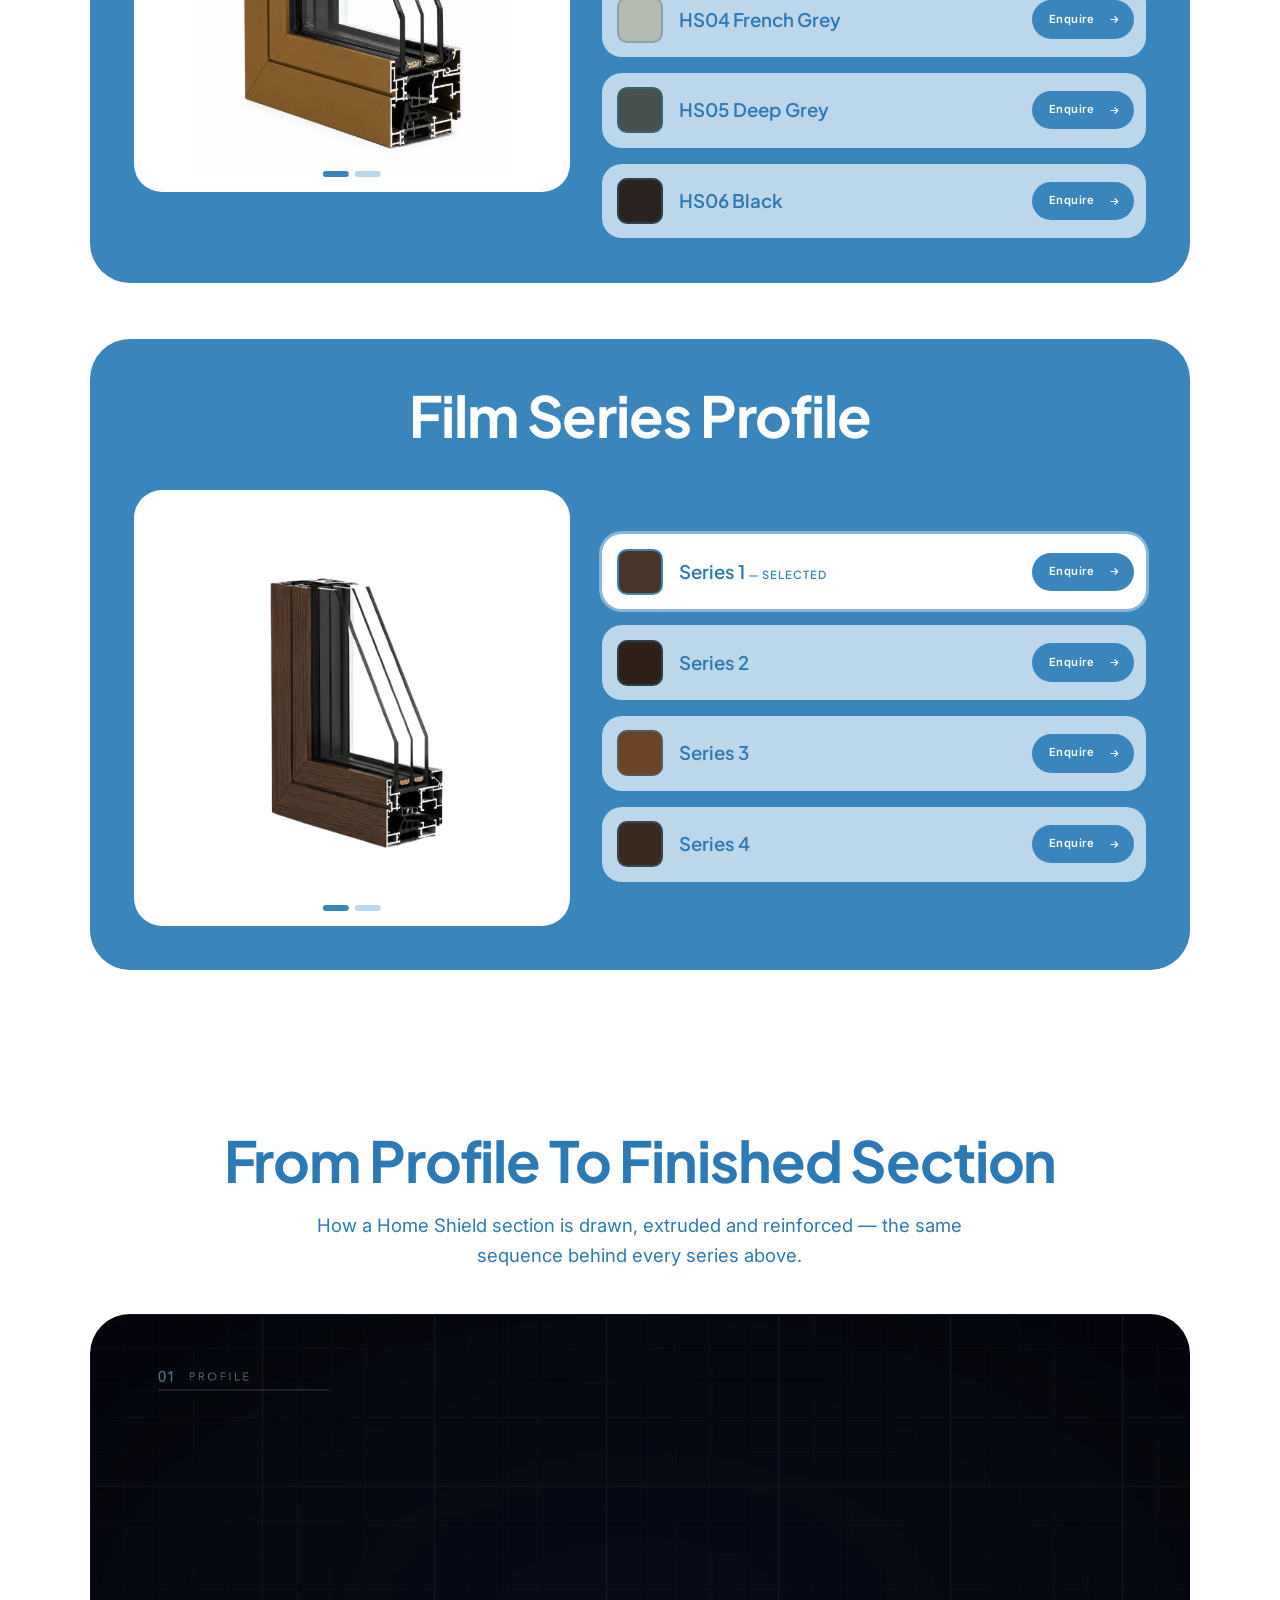
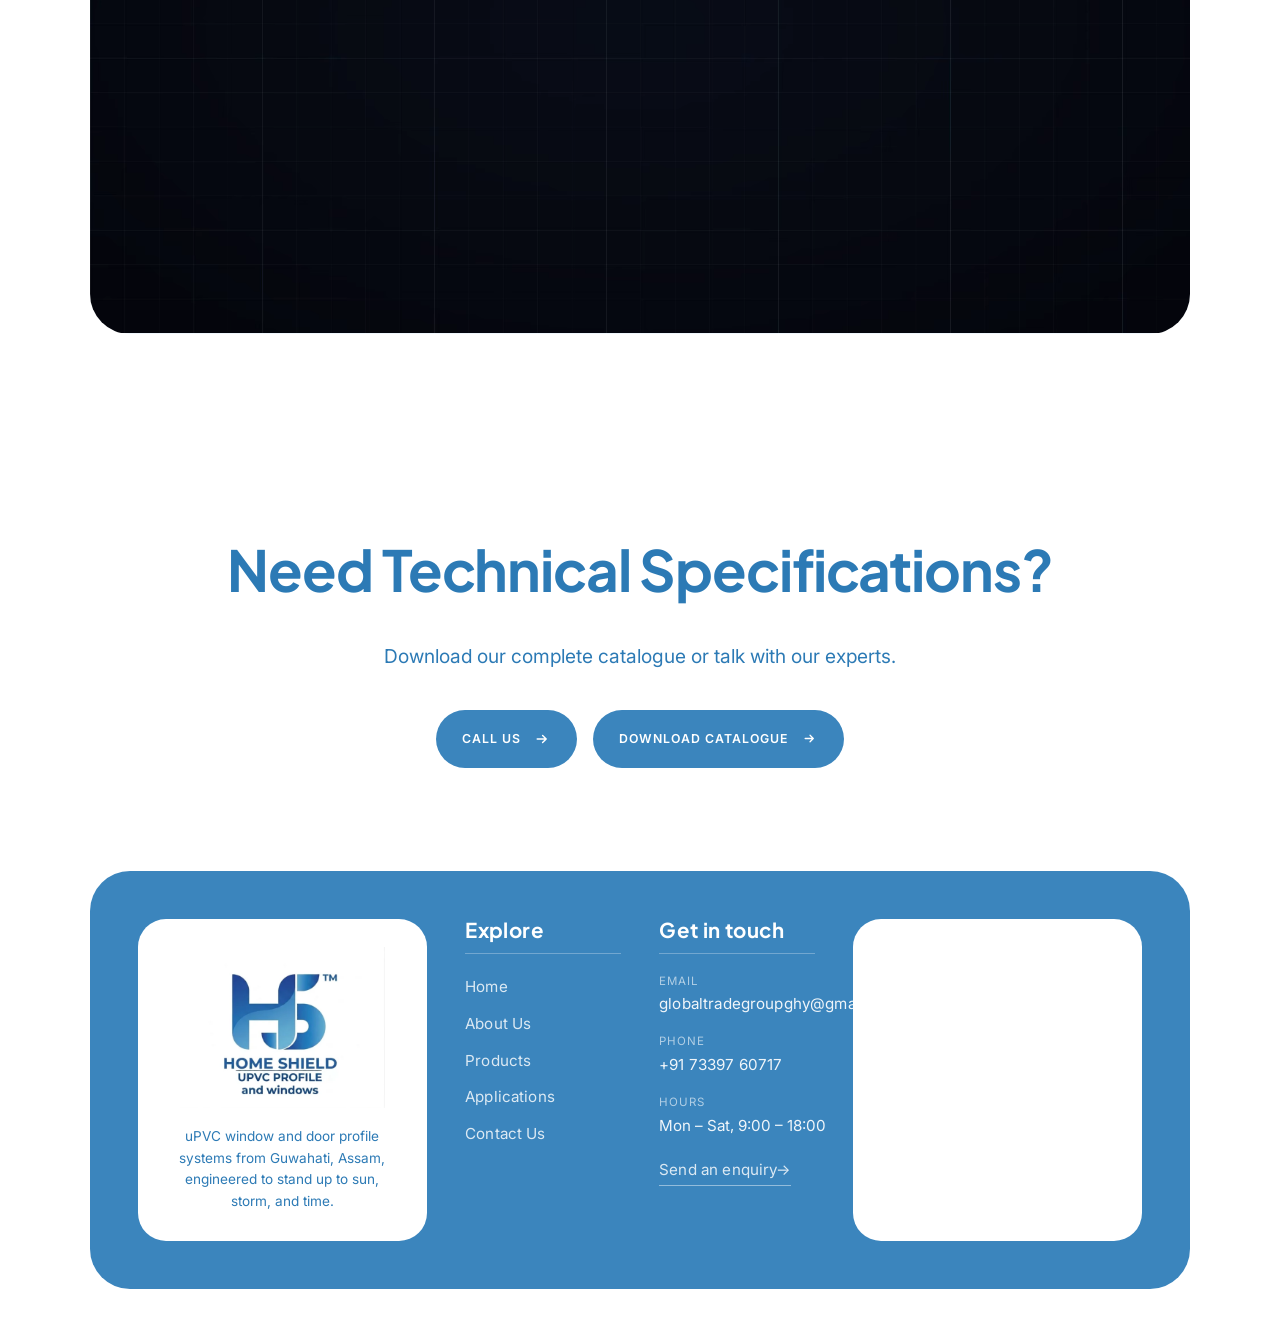
<file: products.html>
<!DOCTYPE html>
<html lang="en-IN">
<head>
<meta charset="utf-8">
<meta name="viewport" content="width=device-width, initial-scale=1">
<title>uPVC Window Colours &amp; Finishes | Home Shield Guwahati</title>
<meta name="description" content="Browse Home Shield uPVC profiles from Guwahati: White Color, Full Color and Film Series finishes for windows and doors. Enquire about any finish directly.">
<link rel="canonical" href="https://homeshieldofficial.in/products.html">
<meta name="robots" content="index, follow, max-image-preview:large, max-snippet:-1, max-video-preview:-1">
<meta name="theme-color" content="#3b85bd">
<meta name="format-detection" content="telephone=no">

<meta property="og:type" content="website">
<meta property="og:site_name" content="Home Shield">
<meta property="og:locale" content="en_IN">
<meta property="og:title" content="uPVC Window Colours &amp; Finishes | Home Shield Guwahati">
<meta property="og:description" content="Browse Home Shield uPVC profiles from Guwahati: White Color, Full Color and Film Series finishes for windows and doors. Enquire about any finish directly.">
<meta property="og:url" content="https://homeshieldofficial.in/products.html">
<meta property="og:image" content="https://homeshieldofficial.in/assets/og-image.jpg">
<meta property="og:image:width" content="1200">
<meta property="og:image:height" content="630">
<meta property="og:image:alt" content="Home Shield uPVC windows and doors in a finished home">

<meta name="twitter:card" content="summary_large_image">
<meta name="twitter:title" content="uPVC Window Colours &amp; Finishes | Home Shield Guwahati">
<meta name="twitter:description" content="Browse Home Shield uPVC profiles from Guwahati: White Color, Full Color and Film Series finishes for windows and doors. Enquire about any finish directly.">
<meta name="twitter:image" content="https://homeshieldofficial.in/assets/og-image.jpg">

<link rel="icon" href="assets/favicon-32.png" sizes="32x32" type="image/png">
<link rel="icon" href="assets/logo.webp" sizes="any" type="image/webp">
<link rel="apple-touch-icon" href="assets/apple-touch-icon.png">

<link rel="preconnect" href="https://fonts.googleapis.com">
<link rel="preconnect" href="https://fonts.gstatic.com" crossorigin>
<link rel="stylesheet" media="print" onload="this.media='all'"
      href="https://fonts.googleapis.com/css2?family=Inter:wght@400;500;600&family=Plus+Jakarta+Sans:wght@600;700;800&display=swap">
<noscript><link rel="stylesheet"
      href="https://fonts.googleapis.com/css2?family=Inter:wght@400;500;600&family=Plus+Jakarta+Sans:wght@600;700;800&display=swap"></noscript>
<link rel="stylesheet" href="css/styles.css?v=64">
<script type="application/ld+json">
{
  "@context": "https://schema.org",
  "@graph": [
    {
      "@type": "BreadcrumbList",
      "itemListElement": [
        { "@type": "ListItem", "position": 1, "name": "Home", "item": "https://homeshieldofficial.in/" },
        { "@type": "ListItem", "position": 2, "name": "Products", "item": "https://homeshieldofficial.in/products.html" }
      ]
    },
    {
      "@type": "ItemList",
      "name": "Home Shield uPVC profile collections",
      "itemListOrder": "https://schema.org/ItemListOrderAscending",
      "numberOfItems": 3,
      "itemListElement": [
        {
          "@type": "ListItem",
          "position": 1,
          "item": {
            "@type": "ProductGroup",
            "@id": "https://homeshieldofficial.in/products.html#white-colored-profile",
            "name": "White Color Profile",
            "description": "uPVC window and door profiles in four white finishes, for installations where the frame is meant to recede.",
            "url": "https://homeshieldofficial.in/products.html#white-colored-profile",
            "brand": { "@id": "https://homeshieldofficial.in/#organization" },
            "manufacturer": { "@id": "https://homeshieldofficial.in/#organization" },
            "material": "uPVC",
            "productGroupID": "white-colored-profile",
            "variesBy": "https://schema.org/color",
            "image": "https://homeshieldofficial.in/assets/products-section/white-colored-profile/color-1.webp",
            "hasVariant": [
              { "@type": "Product", "name": "Blush White", "color": "Blush White", "material": "uPVC", "image": "https://homeshieldofficial.in/assets/products-section/white-colored-profile/color-1.webp", "brand": { "@id": "https://homeshieldofficial.in/#organization" } },
              { "@type": "Product", "name": "Porcelain White", "color": "Porcelain White", "material": "uPVC", "image": "https://homeshieldofficial.in/assets/products-section/white-colored-profile/color-2.webp", "brand": { "@id": "https://homeshieldofficial.in/#organization" } },
              { "@type": "Product", "name": "Pure White", "color": "Pure White", "material": "uPVC", "image": "https://homeshieldofficial.in/assets/products-section/white-colored-profile/color-3.webp", "brand": { "@id": "https://homeshieldofficial.in/#organization" } },
              { "@type": "Product", "name": "Ivory White", "color": "Ivory White", "material": "uPVC", "image": "https://homeshieldofficial.in/assets/products-section/white-colored-profile/color-4.webp", "brand": { "@id": "https://homeshieldofficial.in/#organization" } }
            ]
          }
        },
        {
          "@type": "ListItem",
          "position": 2,
          "item": {
            "@type": "ProductGroup",
            "@id": "https://homeshieldofficial.in/products.html#colored-profile",
            "name": "Full Color Profile",
            "description": "uPVC window and door profiles coloured through the section in six tones, from bronze and deep brown to black.",
            "url": "https://homeshieldofficial.in/products.html#colored-profile",
            "brand": { "@id": "https://homeshieldofficial.in/#organization" },
            "manufacturer": { "@id": "https://homeshieldofficial.in/#organization" },
            "material": "uPVC",
            "productGroupID": "colored-profile",
            "variesBy": "https://schema.org/color",
            "image": "https://homeshieldofficial.in/assets/products-section/colored-profile/color-1-slide-1.webp",
            "hasVariant": [
              { "@type": "Product", "name": "HS01 Bronze", "color": "Bronze", "sku": "HS01", "material": "uPVC", "image": "https://homeshieldofficial.in/assets/products-section/colored-profile/color-1-slide-1.webp", "brand": { "@id": "https://homeshieldofficial.in/#organization" } },
              { "@type": "Product", "name": "HS02 Deep Brown", "color": "Deep Brown", "sku": "HS02", "material": "uPVC", "image": "https://homeshieldofficial.in/assets/products-section/colored-profile/color-2-slide-1.webp", "brand": { "@id": "https://homeshieldofficial.in/#organization" } },
              { "@type": "Product", "name": "HS03 Deep Green", "color": "Deep Green", "sku": "HS03", "material": "uPVC", "image": "https://homeshieldofficial.in/assets/products-section/colored-profile/color-3-slide-1.webp", "brand": { "@id": "https://homeshieldofficial.in/#organization" } },
              { "@type": "Product", "name": "HS04 French Grey", "color": "French Grey", "sku": "HS04", "material": "uPVC", "image": "https://homeshieldofficial.in/assets/products-section/colored-profile/color-4-slide-1.webp", "brand": { "@id": "https://homeshieldofficial.in/#organization" } },
              { "@type": "Product", "name": "HS05 Deep Grey", "color": "Deep Grey", "sku": "HS05", "material": "uPVC", "image": "https://homeshieldofficial.in/assets/products-section/colored-profile/color-5-slide-1.webp", "brand": { "@id": "https://homeshieldofficial.in/#organization" } },
              { "@type": "Product", "name": "HS06 Black", "color": "Black", "sku": "HS06", "material": "uPVC", "image": "https://homeshieldofficial.in/assets/products-section/colored-profile/color-6-slide-1.webp", "brand": { "@id": "https://homeshieldofficial.in/#organization" } }
            ]
          }
        },
        {
          "@type": "ListItem",
          "position": 3,
          "item": {
            "@type": "ProductGroup",
            "@id": "https://homeshieldofficial.in/products.html#textured-profile",
            "name": "Film Series Profile",
            "description": "uPVC window and door profiles finished with a laminated film, in four textured series.",
            "url": "https://homeshieldofficial.in/products.html#textured-profile",
            "brand": { "@id": "https://homeshieldofficial.in/#organization" },
            "manufacturer": { "@id": "https://homeshieldofficial.in/#organization" },
            "material": "uPVC",
            "productGroupID": "textured-profile",
            "variesBy": "https://schema.org/pattern",
            "image": "https://homeshieldofficial.in/assets/products-section/textured-profile/texture-1-slide-1.webp",
            "hasVariant": [
              { "@type": "Product", "name": "Series 1", "pattern": "Series 1", "material": "uPVC", "image": "https://homeshieldofficial.in/assets/products-section/textured-profile/texture-1-slide-1.webp", "brand": { "@id": "https://homeshieldofficial.in/#organization" } },
              { "@type": "Product", "name": "Series 2", "pattern": "Series 2", "material": "uPVC", "image": "https://homeshieldofficial.in/assets/products-section/textured-profile/texture-2-slide-1.webp", "brand": { "@id": "https://homeshieldofficial.in/#organization" } },
              { "@type": "Product", "name": "Series 3", "pattern": "Series 3", "material": "uPVC", "image": "https://homeshieldofficial.in/assets/products-section/textured-profile/texture-3-slide-1.webp", "brand": { "@id": "https://homeshieldofficial.in/#organization" } },
              { "@type": "Product", "name": "Series 4", "pattern": "Series 4", "material": "uPVC", "image": "https://homeshieldofficial.in/assets/products-section/textured-profile/texture-4-slide-1.webp", "brand": { "@id": "https://homeshieldofficial.in/#organization" } }
            ]
          }
        }
      ]
    }
  ]
}
</script>
</head>
<body>

<!-- ============================ Header ============================ -->
<header class="site-header">
  <div class="container site-header__inner">
    <a class="site-logo" href="index.html" aria-label="Home Shield — home">
      <img src="assets/logo.webp" alt="Home Shield" width="62" height="62" fetchpriority="high" decoding="async">
    </a>

    <button class="nav-toggle" type="button" data-nav-toggle aria-expanded="false" aria-controls="primary-nav" aria-label="Toggle navigation menu">
      <span class="nav-toggle__bars" aria-hidden="true"></span>
    </button>

    <nav class="site-nav" id="primary-nav" data-nav-panel aria-label="Primary">
      <ul class="site-nav__list">
        <li><a class="site-nav__link" href="products.html" aria-current="page">Products</a></li>
        <li><a class="site-nav__link" href="applications.html">Applications</a></li>
        <li><a class="site-nav__link" href="about.html">About Us</a></li>
        <li><a class="site-nav__link" href="contact.html">Contact Us</a></li>
      </ul>
      <a class="btn btn--solid" href="contact.html#enquiry" data-consult-open>Book a Consultation<span class="btn__arrow" aria-hidden="true"></span></a>
    </nav>
  </div>
</header>

<main id="main">

  <!-- ========================== Page hero =========================== -->
  <section class="page-hero" aria-labelledby="page-title">
    <div class="container">
      <h1 id="page-title">Our Products</h1>
      <p class="page-hero__text">Home Shield engineers uPVC window and door profiles in Guwahati, Assam, built to stand against sun, storm, and time. Clean lines meet brutal durability.</p>
    </div>
  </section>

  <!-- =================== Collections (data-driven) =================== -->
  <!-- White Color Profile, Full Color Profile and Film Series Profile are
       rendered from js/data.js by js/products.js, reusing the same product
       stage component as the home page. -->
  <div class="container">
    <div class="collections" data-collections></div>
  </div>

  <!-- ===================== Process explainer film ==================== -->
  <section class="section product-film" aria-labelledby="film-title" data-reveal>
    <div class="container">
      <h2 class="section__title" id="film-title">From Profile To Finished Section</h2>
      <p class="section__lede">How a Home Shield section is drawn, extruded and reinforced — the same sequence behind every series above.</p>

      <div class="film">
        <video class="film__video" data-film
               poster="assets/video/process-film-poster.webp"
               muted loop playsinline preload="none"
               aria-label="Animated sequence showing a Home Shield profile being designed, extruded in our own facility and engineered for strength">
          <source type="video/webm"
                  data-src="assets/video/process-film.webm"
                  data-src-mobile="assets/video/process-film-mobile.webm">
          <source type="video/mp4"
                  data-src="assets/video/process-film.mp4"
                  data-src-mobile="assets/video/process-film-mobile.mp4">
          <img src="assets/video/process-film-poster.webp"
               alt="Diagram of a Home Shield uPVC profile cross-section"
               width="1600" height="900" loading="lazy" decoding="async">
        </video>
      </div>
    </div>
  </section>

  <!-- ================= Technical specifications CTA ================== -->
  <section class="section cta" id="contact" aria-labelledby="specs-title" data-reveal>
    <div class="container">
      <h2 class="cta__title" id="specs-title">Need Technical Specifications?</h2>
      <p class="cta__text">Download our complete catalogue or talk with our experts.</p>
      <div class="section__actions cta__actions">
        <a class="btn btn--solid" href="tel:+917339760717">Call Us<span class="btn__arrow" aria-hidden="true"></span></a>
        <button class="btn btn--solid" type="button" data-catalogue-open>Download Catalogue<span class="btn__arrow" aria-hidden="true"></span></button>
      </div>
    </div>
  </section>

</main>

<!-- ============================ Footer ============================= -->
<footer class="site-footer" aria-labelledby="footer-title">
  <h2 class="visually-hidden" id="footer-title">Site footer</h2>
  <div class="container">
    <div class="site-footer__panel">
      <div class="footer-brand">
        <img src="assets/footer-logo.webp" alt="Home Shield — uPVC profile and windows" width="560" height="442" loading="lazy" decoding="async">
        <p>uPVC window and door profile systems from Guwahati, Assam, engineered to stand up to sun, storm, and time.</p>
      </div>

      <nav class="footer-col" aria-label="Explore">
        <h3 class="footer-col__title">Explore</h3>
        <ul>
          <li><a href="index.html">Home</a></li>
          <li><a href="about.html">About Us</a></li>
          <li><a href="products.html">Products</a></li>
          <li><a href="applications.html">Applications</a></li>
          <li><a href="contact.html">Contact Us</a></li>
        </ul>
      </nav>

      <!-- Direct contact details. Values stay placeholders until the real
           inbox, number and address are confirmed. -->
      <div class="footer-col footer-contact">
        <h3 class="footer-col__title">Get in touch</h3>
        <dl class="footer-contact__list">
          <div>
            <dt>Email</dt>
            <dd><a href="mailto:globaltradegroupghy@gmail.com">globaltradegroupghy@gmail.com</a></dd>
          </div>
          <div>
            <dt>Phone</dt>
            <dd><a href="tel:+917339760717">+91 73397 60717</a></dd>
          </div>
          <div>
            <dt>Hours</dt>
            <dd>Mon – Sat, 9:00 – 18:00</dd>
          </div>
        </dl>
        <a class="footer-contact__cta" href="contact.html">Send an enquiry<span aria-hidden="true">&rarr;</span></a>
      </div>

      <!-- Map at the coordinates from the supplied Google Maps share link. -->
      <a class="footer-map" href="https://maps.app.goo.gl/ZkyxiGFn6HnoAAkK6" target="_blank" rel="noopener" aria-label="Open the Home Shield office location in Google Maps">
        <iframe
          src="https://www.google.com/maps?q=26.133371,91.734627&amp;z=15&amp;output=embed"
          title="Map showing the Home Shield office location"
          loading="lazy"
          referrerpolicy="no-referrer-when-downgrade"
          tabindex="-1"></iframe>
      </a>
    </div>
  </div>
</footer>

<script src="js/data.js?v=53" defer></script>
<script src="js/ui.js?v=59" defer></script>
<script src="js/products.js?v=57" defer></script>

<!-- ===================== Consultation dialog ====================== -->
<!-- Opened by every "Book a Consultation" button. Uses <dialog> so the
     browser handles the backdrop, Esc and focus trapping; browsers without
     it fall back to the contact page, which is where the links point. -->
<dialog class="modal" id="consult-dialog" aria-labelledby="consult-title">
  <div class="modal__panel">
    <button class="modal__close" type="button" data-modal-close aria-label="Close">&times;</button>

    <h2 class="modal__title" id="consult-title">Book a Consultation</h2>
    <p class="modal__lede">Tell us about the opening and we will come back with a recommended series and a lead time.</p>
    <p class="modal__subject" data-consult-subject hidden></p>

    <form class="modal__form" data-pending-form data-lead="consultation" novalidate>
      <div class="field field--hp" aria-hidden="true">
        <label for="consult-company">Company</label>
        <input id="consult-company" name="company" type="text" tabindex="-1" autocomplete="off">
      </div>

      <input type="hidden" name="product" data-consult-product value="">

      <div class="field">
        <label class="field__label" for="consult-name">Full name</label>
        <input class="field__input" id="consult-name" name="name" type="text" autocomplete="name"
               data-validate="name" required aria-describedby="consult-name-error">
        <p class="field__error" id="consult-name-error" data-field-error></p>
      </div>

      <div class="field">
        <label class="field__label" for="consult-phone">Phone</label>
        <input class="field__input" id="consult-phone" name="phone" type="tel" autocomplete="tel"
               data-validate="tel" required aria-describedby="consult-phone-error">
        <p class="field__error" id="consult-phone-error" data-field-error></p>
      </div>

      <div class="field">
        <label class="field__label" for="consult-email">Email</label>
        <input class="field__input" id="consult-email" name="email" type="email" autocomplete="email"
               data-validate="email" required aria-describedby="consult-email-error">
        <p class="field__error" id="consult-email-error" data-field-error></p>
      </div>

      <div class="field">
        <label class="field__label" for="consult-city">City <span class="field__optional">(optional)</span></label>
        <input class="field__input" id="consult-city" name="city" type="text" autocomplete="address-level2">
      </div>

      <div class="field field--full">
        <label class="field__label" for="consult-type">I am enquiring as</label>
        <select class="field__input" id="consult-type" name="enquiry-type">
          <option>Homeowner</option>
          <option>Architect or specifier</option>
          <option>Builder or contractor</option>
          <option>Fabricator</option>
          <option>Other</option>
        </select>
      </div>

      <div class="field field--full">
        <label class="field__label" for="consult-message">Project details <span class="field__optional">(optional)</span></label>
        <textarea class="field__input field__input--area" id="consult-message" name="message" rows="4" placeholder="Opening sizes, location, finish, timeline — whatever you have."></textarea>
      </div>

      <div class="field field--full modal__actions">
        <button class="btn btn--solid" type="submit">Request Consultation<span class="btn__arrow" aria-hidden="true"></span></button>
        <p class="modal__notice" data-form-notice role="status" aria-live="polite"></p>
      </div>
    </form>
  </div>
</dialog>


<!-- ================== Catalogue download gate ===================== -->
<!-- The catalogue URL is held in js/ui.js, not in this markup, so the
     gate cannot be skipped by saving the link. Note this is a deterrent,
     not real protection: a static site cannot enforce a gate, and anyone
     reading the script can still find the path. Only a server-side
     endpoint can truly require the form.
     TODO: the captured details go nowhere until the form has an endpoint —
     see DEPLOY.md. -->
<dialog class="modal" id="catalogue-dialog" aria-labelledby="catalogue-title">
  <div class="modal__panel">
    <button class="modal__close" type="button" data-modal-close aria-label="Close">&times;</button>

    <h2 class="modal__title" id="catalogue-title">Download the Catalogue</h2>
    <p class="modal__lede">Tell us who you are and the full profile catalogue will download straight away.</p>

    <form class="modal__form" data-catalogue-form novalidate>
      <div class="field field--hp" aria-hidden="true">
        <label for="cat-company">Company</label>
        <input id="cat-company" name="company" type="text" tabindex="-1" autocomplete="off">
      </div>

      <div class="field">
        <label class="field__label" for="cat-name">Full name</label>
        <input class="field__input" id="cat-name" name="name" type="text" autocomplete="name"
               data-validate="name" required aria-describedby="cat-name-error">
        <p class="field__error" id="cat-name-error" data-field-error></p>
      </div>

      <div class="field">
        <label class="field__label" for="cat-phone">Phone</label>
        <input class="field__input" id="cat-phone" name="phone" type="tel" autocomplete="tel"
               data-validate="tel" required aria-describedby="cat-phone-error">
        <p class="field__error" id="cat-phone-error" data-field-error></p>
      </div>

      <div class="field field--full">
        <label class="field__label" for="cat-email">Email</label>
        <input class="field__input" id="cat-email" name="email" type="email" autocomplete="email"
               data-validate="email" required aria-describedby="cat-email-error">
        <p class="field__error" id="cat-email-error" data-field-error></p>
      </div>

      <div class="field field--full modal__actions">
        <button class="btn btn--solid" type="submit">Download Catalogue<span class="btn__arrow" aria-hidden="true"></span></button>
        <p class="modal__notice" data-form-notice role="status" aria-live="polite"></p>
      </div>
    </form>
  </div>
</dialog>

</body>
</html>
</file>
<file: css/styles.css>
/* =========================================================================
   Home Shield uPVC — global stylesheet
   Design tokens are derived from the supplied Figma reference designs.
   ========================================================================= */

:root {
  --blue: #3b85bd;
  --blue-deep: #2f6d9c;
  --blue-ink: #2c7ab5;
  --blue-soft: #bcd7ea;
  --blue-tint: #eef5fb;
  --ink: #1d2b36;
  --muted: #5b6b78;
  --white: #ffffff;

  --radius-xl: 40px;
  --radius-lg: 28px;
  --radius-md: 20px;
  --radius-sm: 14px;

  /* Grows with the viewport instead of stopping dead at a fixed width, so
     large displays get a proportionate layout rather than a narrow column. */
  --container: clamp(1100px, 86vw, 1680px);
  --gutter: clamp(1rem, 3vw, 3rem);

  --section-gap: clamp(4.5rem, 8vw, 10rem);

  --font-display: 'Plus Jakarta Sans', system-ui, sans-serif;
  --font-body: 'Inter', system-ui, sans-serif;

  --ease: cubic-bezier(0.22, 0.61, 0.36, 1);
}

/* ------------------------------- Reset --------------------------------- */

*,
*::before,
*::after { box-sizing: border-box; }

html { -webkit-text-size-adjust: 100%; scroll-behavior: smooth; }

body {
  margin: 0;
  background: var(--white);
  color: var(--ink);
  font-family: var(--font-body);
  font-size: clamp(0.95rem, 0.9rem + 0.25vw, 1.2rem);
  line-height: 1.6;
  overflow-x: hidden;
}

body.nav-open { overflow: hidden; }

img { max-width: 100%; display: block; }

h1, h2, h3, h4 {
  font-family: var(--font-display);
  color: var(--blue-ink);
  line-height: 1.1;
  margin: 0;
  letter-spacing: -0.02em;
}

h1 { font-size: clamp(2.2rem, 1.3rem + 4vw, 5.2rem); font-weight: 700; }
h2 { font-size: clamp(2rem, 1.3rem + 2.8vw, 3.9rem); font-weight: 700; }
h3 { font-size: clamp(1.3rem, 1.05rem + 0.95vw, 2.2rem); font-weight: 600; }
h4 { font-size: clamp(1.1rem, 1rem + 0.45vw, 1.6rem); font-weight: 600; }

p { margin: 0; }

a { color: inherit; }

button { font: inherit; }

:focus-visible {
  outline: 3px solid var(--blue-deep);
  outline-offset: 3px;
  border-radius: 6px;
}

.container {
  width: min(100% - (var(--gutter) * 2), var(--container));
  margin-inline: auto;
}

.section { padding-block: var(--section-gap); }

.section__title { text-align: center; }

/* Centred intro paragraph under a section title. */
.section__lede {
  margin: 1.25rem auto 0;
  max-width: 60ch;
  text-align: center;
  color: var(--blue-ink);
  font-size: clamp(1rem, 0.92rem + 0.3vw, 1.2rem);
  line-height: 1.6;
}

.visually-hidden {
  position: absolute;
  width: 1px; height: 1px;
  padding: 0; margin: -1px;
  overflow: hidden; clip: rect(0 0 0 0);
  white-space: nowrap; border: 0;
}

/* ------------------------------ Buttons -------------------------------- */

.btn {
  --btn-fg: var(--white);
  --btn-bg: var(--blue);
  --btn-border: transparent;
  display: inline-flex;
  align-items: center;
  gap: 0.85em;
  padding: 0.7rem 0.7rem 0.7rem 1.5rem;
  border: 2px solid var(--btn-border);
  border-radius: 999px;
  background: var(--btn-bg);
  color: var(--btn-fg);
  font-family: var(--font-body);
  font-size: clamp(0.7rem, 0.65rem + 0.15vw, 0.8rem);
  font-weight: 600;
  letter-spacing: 0.08em;
  text-transform: uppercase;
  text-decoration: none;
  cursor: pointer;
  transition: transform 250ms var(--ease), background-color 250ms var(--ease),
    color 250ms var(--ease), border-color 250ms var(--ease),
    box-shadow 250ms var(--ease);
}

.btn:hover { transform: translateY(-2px); }

/* Pressed: the lift drops away, so the button reacts to the click as well as
   to the pointer arriving. */
.btn:active { transform: translateY(0); box-shadow: none; }

.btn:focus-visible {
  outline: 3px solid var(--blue-deep);
  outline-offset: 3px;
}

.btn__arrow {
  display: grid;
  place-items: center;
  width: 2rem;
  height: 2rem;
  border-radius: 999px;
  background: var(--white);
  flex: none;
  transition: transform 250ms var(--ease);
}

.btn__arrow::before {
  content: '';
  width: 0.85rem;
  height: 0.85rem;
  background: var(--blue);
  -webkit-mask: var(--arrow-mask) center / contain no-repeat;
  mask: var(--arrow-mask) center / contain no-repeat;
}

.btn:hover .btn__arrow { transform: translateX(3px); }

/* Outlined pill — white fill, blue stroke, blue label (hero + section CTAs) */
.btn--outline {
  --btn-fg: var(--blue);
  --btn-bg: var(--white);
  --btn-border: var(--blue);
}

.btn--outline .btn__arrow { background: var(--blue); }
.btn--outline .btn__arrow::before { background: var(--white); }

/* An outline button fills in on hover, and its arrow inverts with it. */
.btn--outline:hover {
  --btn-fg: var(--white);
  --btn-bg: var(--blue);
  box-shadow: 0 10px 22px rgba(59, 133, 189, 0.26);
}

.btn--outline:hover .btn__arrow { background: var(--white); }
.btn--outline:hover .btn__arrow::before { background: var(--blue); }

/* On a blue panel the default hover fill is the panel's own colour, so the
   button dissolves into its background at the moment it should stand out.
   Here it fills light instead — the same "solid on hover" idea, inverted to
   suit what is behind it. Add any new blue panel to this list. */
.series__panel .btn--outline:hover,
.systems__panel .btn--outline:hover,
.why__panel .btn--outline:hover,
.collection__panel .btn--outline:hover,
.site-footer__panel .btn--outline:hover {
  --btn-fg: var(--blue-deep);
  --btn-bg: var(--white);
  --btn-border: var(--white);
  box-shadow: 0 10px 22px rgba(16, 38, 56, 0.28);
}

/* The arrow stays a dark disc with a white head, rather than inverting to
   white-on-white against the now-light button. */
.series__panel .btn--outline:hover .btn__arrow,
.systems__panel .btn--outline:hover .btn__arrow,
.why__panel .btn--outline:hover .btn__arrow,
.collection__panel .btn--outline:hover .btn__arrow,
.site-footer__panel .btn--outline:hover .btn__arrow {
  background: var(--blue-deep);
}

.series__panel .btn--outline:hover .btn__arrow::before,
.systems__panel .btn--outline:hover .btn__arrow::before,
.why__panel .btn--outline:hover .btn__arrow::before,
.collection__panel .btn--outline:hover .btn__arrow::before,
.site-footer__panel .btn--outline:hover .btn__arrow::before {
  background: var(--white);
}

.btn--solid { --btn-fg: var(--white); --btn-bg: var(--blue); }
.btn--solid .btn__arrow { background: transparent; width: 1.4rem; }
.btn--solid .btn__arrow::before { background: var(--white); }
.btn--solid { padding-right: 1.35rem; }

/* A solid button deepens rather than changing hue, so it reads as the same
   button pressed further in. */
.btn--solid:hover {
  --btn-bg: var(--blue-deep);
  box-shadow: 0 10px 22px rgba(47, 109, 156, 0.3);
}

.btn--sm {
  padding: 0.45rem 0.45rem 0.45rem 1.05rem;
  font-size: 0.7rem;
}
.btn--sm .btn__arrow { width: 1.5rem; height: 1.5rem; }
.btn--sm .btn__arrow::before { width: 0.62rem; height: 0.62rem; }

:root {
  --arrow-mask: url("data:image/svg+xml,%3Csvg xmlns='http://www.w3.org/2000/svg' viewBox='0 0 24 24' fill='none' stroke='%23000' stroke-width='2.4' stroke-linecap='round' stroke-linejoin='round'%3E%3Cpath d='M4 12h15M13 6l6 6-6 6'/%3E%3C/svg%3E");
}

/* ------------------------------- Header -------------------------------- */

.site-header {
  position: sticky;
  top: 0;
  z-index: 60;
  background: var(--white);
}

.site-header__inner {
  display: flex;
  align-items: center;
  justify-content: space-between;
  gap: 1.5rem;
  padding-block: 0.75rem;
}

.site-logo { display: inline-flex; flex: none; }
.site-logo img { width: clamp(56px, 6vw, 76px); height: auto; }

.site-nav { display: flex; align-items: center; gap: clamp(1.2rem, 3vw, 2.6rem); }

.site-nav__list {
  display: flex;
  align-items: center;
  gap: clamp(1.2rem, 2.8vw, 2.4rem);
  list-style: none;
  margin: 0;
  padding: 0;
}

.site-nav__link {
  font-size: clamp(0.72rem, 0.68rem + 0.15vw, 0.82rem);
  font-weight: 500;
  letter-spacing: 0.08em;
  text-transform: uppercase;
  text-decoration: none;
  color: var(--blue-ink);
  white-space: nowrap;
  position: relative;
  transition: color 200ms var(--ease);
}

/* Underline wipes in from the left. Drawn on a pseudo-element so nothing in
   the row moves as it appears. */
.site-nav__link::after {
  content: '';
  position: absolute;
  left: 0;
  right: 0;
  bottom: -0.35rem;
  height: 2px;
  border-radius: 2px;
  background: currentColor;
  transform: scaleX(0);
  transform-origin: left center;
  transition: transform 220ms var(--ease);
}

.site-nav__link:hover { color: var(--blue-deep); }
.site-nav__link:hover::after { transform: scaleX(1); }

.site-nav__link:focus-visible {
  outline: 3px solid var(--blue-deep);
  outline-offset: 4px;
  border-radius: 2px;
}
.site-nav__link[aria-current='page'] { font-weight: 700; }

.nav-toggle {
  display: none;
  width: 44px;
  height: 44px;
  border: 0;
  border-radius: 12px;
  background: var(--blue-tint);
  color: var(--blue);
  cursor: pointer;
  place-items: center;
  transition: background-color 200ms var(--ease), color 200ms var(--ease);
}

.nav-toggle:hover { background: var(--blue-soft); color: var(--blue-deep); }

.nav-toggle__bars,
.nav-toggle__bars::before,
.nav-toggle__bars::after {
  display: block;
  width: 20px;
  height: 2px;
  background: currentColor;
  border-radius: 2px;
  transition: transform 250ms var(--ease), opacity 200ms var(--ease);
}

.nav-toggle__bars { position: relative; }
.nav-toggle__bars::before,
.nav-toggle__bars::after { content: ''; position: absolute; left: 0; }
.nav-toggle__bars::before { top: -6px; }
.nav-toggle__bars::after { top: 6px; }

.nav-toggle[aria-expanded='true'] .nav-toggle__bars { background: transparent; }
.nav-toggle[aria-expanded='true'] .nav-toggle__bars::before { transform: translateY(6px) rotate(45deg); }
.nav-toggle[aria-expanded='true'] .nav-toggle__bars::after { transform: translateY(-6px) rotate(-45deg); }

@media (max-width: 899px) {
  .nav-toggle { display: grid; }

  .site-nav {
    position: fixed;
    inset: 64px 0 auto;
    flex-direction: column;
    align-items: stretch;
    gap: 0;
    padding: 1.25rem var(--gutter) 2rem;
    background: var(--white);
    border-bottom: 1px solid var(--blue-tint);
    transform: translateY(-120%);
    transition: transform 320ms var(--ease);
    visibility: hidden;
  }

  .site-nav.is-open { transform: translateY(0); visibility: visible; }

  .site-nav__list { flex-direction: column; align-items: stretch; gap: 0; }
  .site-nav__link { display: block; padding: 0.85rem 0; font-size: 0.95rem; }
  .site-nav .btn { margin-top: 1rem; justify-content: center; }
}

/* The sprite only carries <defs>; it must never occupy layout space. */
.icon-sprite { position: absolute; width: 0; height: 0; overflow: hidden; }

/* -------------------------------- Hero --------------------------------- */

.hero { padding-top: clamp(1rem, 2vw, 2rem); }

/* The hero card runs a little wider than the standard container: half the
   gutter on each side and a slightly larger ceiling. Still fluid, so it stays
   inside the viewport at every width. */
.hero > .container {
  width: min(100% - var(--gutter), calc(var(--container) + 6rem));
}

.hero__card {
  position: relative;
  border-radius: var(--radius-xl);
  overflow: hidden;
  isolation: isolate;
  /* Width is fixed by the container and the height follows from the ratio.
     A min-height here would feed back into the width and overflow the page. */
  width: 100%;
  aspect-ratio: 1.9 / 1;
  background: var(--blue-tint);
}

@media (max-width: 900px) {
  .hero__card { aspect-ratio: 4 / 3; }
}

.hero__img {
  position: absolute;
  inset: 0;
  width: 100%;
  height: 100%;
  object-fit: cover;
  object-position: center;
  z-index: 0;
}

.hero__slides {
  position: absolute;
  inset: 0;
  z-index: 0;
}

/* The card is the swipe surface (js/ui.js initHeroSlides). Claim the
   horizontal axis and leave the vertical one to the page. */
.hero__card { touch-action: pan-y; }

/* While the film is showing, the overlay copy and the feature chip give way to
   it — the film has captions of its own, and two sets of text over one frame
   read as a mistake. The scrim behind them eases off with them, since it is
   only there to carry the copy. The dots and the CTAs stay: they are controls,
   not captions. */
.hero__card.is-film .hero__content,
.hero__card.is-film .feature-chip {
  opacity: 0;
  pointer-events: none;
}

.hero__card::after { transition: opacity 600ms var(--ease); }
.hero__card.is-film::after { opacity: 0.4; }

/* Slide indicators. Square by request, and placed top-right where neither the
   chip (bottom) nor the CTA plate (bottom-left) can reach them. */
/* Centred along the bottom of the card, where a swipe indicator is looked
   for. The offset keeps them in the clear band between the CTA plate below
   and the feature chip above — both of which sit off to one side, so the
   centre line stays free at every width. */
.hero__dots {
  position: absolute;
  z-index: 3;
  bottom: clamp(3.5rem, 6vw, 5rem);
  left: 50%;
  transform: translateX(-50%);
  display: flex;
  gap: 0.25rem;
}

/* The button is a 24px touch target; the square people see is drawn inside it,
   so the dots stay small without being hard to hit. */
.hero__dot {
  display: grid;
  place-items: center;
  width: 1.5rem;
  height: 1.5rem;
  padding: 0;
  border: 0;
  border-radius: 4px;
  background: none;
  cursor: pointer;
}

.hero__dot::before {
  content: '';
  width: 0.625rem;
  height: 0.625rem;
  border-radius: 1px;
  background: rgba(255, 255, 255, 0.55);
  /* The hero image is near-white behind these, where plain white measures a
     1.5:1 contrast ratio — the dark hairline is what keeps them readable on
     any frame either slide happens to be showing. */
  box-shadow: 0 0 0 1px rgba(16, 38, 56, 0.5), 0 1px 5px rgba(16, 38, 56, 0.45);
  transition: background-color 220ms var(--ease), transform 220ms var(--ease);
}

.hero__dot:hover::before { background: rgba(255, 255, 255, 0.85); }

.hero__dot.is-active::before {
  background: var(--white);
  transform: scale(1.3);
}

.hero__dot:focus-visible {
  outline: 2px solid var(--white);
  outline-offset: 1px;
}

/* Only while a drag is in progress, so the headline stays selectable. */
.hero__card.is-swiping {
  -webkit-user-select: none;
  user-select: none;
}

/* Both slides sit stacked; only the active one is opaque. The still carries
   .is-active in the markup so it paints without waiting for JS. */
.hero__slide {
  opacity: 0;
  transition: opacity 900ms var(--ease);
}

.hero__slide.is-active { opacity: 1; }

/* The film reuses .hero__img for placement; this covers what a <video> does
   not inherit from the <img> rules above. */
.hero__film { background: var(--blue-tint); }

.hero__card::after {
  content: '';
  position: absolute;
  inset: 0;
  z-index: 1;
  background: linear-gradient(100deg, rgba(20, 30, 40, 0.58) 0%, rgba(20, 30, 40, 0.22) 45%, rgba(20, 30, 40, 0) 70%);
}

.hero__content {
  position: relative;
  z-index: 2;
  transition: opacity 600ms var(--ease);
  /* Wide enough for the heading's authored line breaks to survive; the
     paragraph keeps its own narrower measure below. */
  max-width: min(100%, 46rem);
  padding: clamp(2rem, 5vw, 4rem);
}

.hero__title { color: var(--white); }

.hero__text {
  margin-top: 1.25rem;
  max-width: 42ch;
  color: rgba(255, 255, 255, 0.92);
  font-size: clamp(0.9rem, 0.85rem + 0.2vw, 1rem);
}

/* Rotating feature chip */
.feature-chip {
  position: absolute;
  z-index: 3;
  right: clamp(1rem, 4vw, 3.5rem);
  bottom: clamp(5.5rem, 12vw, 8rem);
  display: inline-flex;
  align-items: center;
  gap: 0.75rem;
  min-width: 15rem;
  padding: 0.7rem 1.1rem;
  border-radius: 999px;
  background: var(--white);
  box-shadow: 0 10px 30px rgba(16, 38, 56, 0.18);
}

/* The icon sits in a soft tinted disc so it reads as a deliberate mark rather
   than a stray glyph, and takes its colour from CSS at any size. */
.feature-chip__icon {
  display: inline-flex;
  flex: none;
  width: 2rem;
  height: 2rem;
  align-items: center;
  justify-content: center;
  border-radius: 50%;
  background: var(--blue-tint);
  color: var(--blue);
}

.feature-chip__icon svg { width: 1.1rem; height: 1.1rem; }

/* The whole chip fades on a swap so the icon and label move together. */
.feature-chip { transition: opacity 600ms var(--ease); }

.feature-chip__icon,
.feature-chip__label { transition: opacity 220ms var(--ease), transform 220ms var(--ease); }

.feature-chip.is-swapping .feature-chip__icon,
.feature-chip.is-swapping .feature-chip__label { opacity: 0; transform: translateY(-6px); }

.feature-chip__label {
  font-size: 0.95rem;
  font-weight: 500;
  color: var(--ink);
}

.feature-chip__rule {
  width: 2px;
  height: 20px;
  margin-left: auto;
  border-radius: 2px;
  background: var(--blue);
}

/* CTA plate overlapping the lower edge of the hero card.
   z-index keeps the card above the wordmark, which scrolls behind it. */
.hero__wrap { position: relative; z-index: 1; }

.hero__actions {
  position: absolute;
  left: clamp(0.5rem, 3vw, 2.5rem);
  bottom: 0;
  transform: translateY(45%);
  z-index: 2;
  display: flex;
  flex-wrap: wrap;
  gap: 0.75rem;
  padding: 0.9rem;
  border-radius: 999px;
  background: var(--white);
}

/* Scrolling wordmark. The track holds two identical groups and travels
   exactly -50%, so the loop is seamless at any viewport width. */
.hero__marquee {
  position: relative;
  z-index: 0;
  margin-top: clamp(-2.5rem, -4vw, -1rem);
  overflow: hidden;
  user-select: none;
}

.hero__marquee-track {
  display: flex;
  width: max-content;
  animation: wordmark-scroll 32s linear infinite;
}

.hero__marquee-group { display: flex; }

.hero__marquee span {
  display: block;
  padding-right: 0.18em;
  font-family: var(--font-display);
  font-weight: 800;
  font-size: clamp(3.5rem, 14vw, 15rem);
  line-height: 0.9;
  letter-spacing: -0.03em;
  color: var(--blue);
  white-space: nowrap;
}

@keyframes wordmark-scroll {
  from { transform: translate3d(0, 0, 0); }
  to { transform: translate3d(-50%, 0, 0); }
}

/* On narrow screens the overlapping CTA plate has nowhere to go without
   colliding with the chip and the wordmark, so the hero unstacks: a shorter
   card, the chip tucked against its lower edge, and the buttons in normal
   flow underneath. */
@media (max-width: 700px) {
  .hero__card { aspect-ratio: 4 / 5; }
  .hero__content { max-width: none; padding: 1.5rem 1.25rem 5.5rem; }
  .hero__title { overflow-wrap: break-word; }
  .hero__card::after {
    background: linear-gradient(180deg, rgba(20, 30, 40, 0.62) 0%, rgba(20, 30, 40, 0.28) 48%, rgba(20, 30, 40, 0.45) 100%);
  }

  .feature-chip {
    left: 1rem;
    right: auto;
    bottom: 5.5rem;
    min-width: 0;
    gap: 0.6rem;
    padding: 0.45rem 0.9rem 0.45rem 0.5rem;
  }

  .feature-chip__icon { width: 1.75rem; height: 1.75rem; }
  .feature-chip__icon svg { width: 1rem; height: 1rem; }
  .feature-chip__label { font-size: 0.875rem; }
  .feature-chip__rule { display: none; }

  /* The plate straddles the card's bottom edge exactly as it does at every
     larger size; only its internal layout changes here, splitting the width
     evenly between the two buttons instead of stacking them. */
  .hero__actions {
    left: 1rem;
    right: 1rem;
    display: grid;
    /* minmax(0, …) so a nowrap label can't push its column past half the
       plate — the two halves stay exactly equal. */
    grid-template-columns: minmax(0, 1fr) minmax(0, 1fr);
    gap: 0.5rem;
    padding: 0.5rem;
    border-radius: var(--radius-lg);
  }

  /* One line each. Wrapping these over two lines left the label block and the
     arrow disc fighting for vertical centre, which is what read as crooked —
     so the type comes down and the arrow and padding tighten to make a single
     line fit in half a phone width. */
  .hero__actions .btn {
    justify-content: space-between;
    gap: 0.3rem;
    width: 100%;
    min-height: 3rem;
    padding: 0.5rem 0.35rem 0.5rem 0.55rem;
    border-radius: 999px;
    font-size: 0.54rem;
    letter-spacing: 0.01em;
    line-height: 1.2;
    white-space: nowrap;
  }

  .hero__actions .btn__arrow { width: 1.3rem; height: 1.3rem; }
  .hero__actions .btn__arrow::before { width: 0.55rem; height: 0.55rem; }

  /* The plate hangs below the card again, so the wordmark keeps the negative
     margin that tucks it up behind the overhang. */
}

/* ------------------------------- Numbers -------------------------------- */

.numbers__head {
  display: grid;
  grid-template-columns: 1fr 1fr;
  gap: clamp(1.5rem, 5vw, 4rem);
  align-items: end;
  margin-bottom: clamp(2rem, 5vw, 3.5rem);
}

.numbers__title { max-width: 14ch; }

.numbers__text {
  color: var(--ink);
  max-width: 46ch;
  justify-self: end;
  font-size: clamp(0.95rem, 0.9rem + 0.25vw, 1.15rem);
}

.numbers__grid {
  display: grid;
  grid-template-columns: repeat(3, 1fr);
  /* Shared rows: number / flexible gap / body. Cards adopt these tracks via
     subgrid so every label starts on the same line regardless of copy length. */
  grid-template-rows: auto minmax(1.5rem, 1fr) auto;
  gap: clamp(0.9rem, 2vw, 1.6rem);
  /* Card height lives on the tracks — a min-height on a subgrid item would not
     feed back into the shared rows. */
  min-height: clamp(17rem, 19vw, 24rem);
}

.stat-card {
  position: relative;
  display: grid;
  grid-row: span 3;
  grid-template-rows: subgrid;
  row-gap: 0;
  padding: clamp(1.5rem, 3vw, 2.25rem);
  border-radius: var(--radius-lg);
  background: var(--blue);
  color: var(--white);
}

.stat-card__value {
  grid-row: 1;
  font-family: var(--font-display);
  font-weight: 700;
  font-size: clamp(2.75rem, 1.5rem + 5vw, 6rem);
  line-height: 1;
  letter-spacing: -0.04em;
}

.stat-card__body {
  grid-row: 3;
  align-self: start;
  display: flex;
  flex-direction: column;
  gap: 0.4rem;
  /* Clear of the dots in the bottom-right corner. */
  padding-right: 4.5rem;
}

.stat-card__label { color: var(--white); font-size: clamp(1.05rem, 0.95rem + 0.35vw, 1.3rem); }

.stat-card__text {
  color: rgba(255, 255, 255, 0.92);
  font-size: clamp(1rem, 0.9rem + 0.3vw, 1.15rem);
  line-height: 1.5;
  max-width: 28ch;
}

.stat-card__dots {
  position: absolute;
  right: clamp(1.25rem, 2.5vw, 2rem);
  bottom: clamp(1.5rem, 3vw, 2.25rem);
  display: flex;
  gap: 4px;
}

.stat-card__dots span { width: 12px; height: 12px; background: var(--white); }

@media (max-width: 860px) {
  .numbers__head { grid-template-columns: 1fr; }
  .numbers__text { justify-self: start; }
  /* Stacked: nothing to align across cards, so drop the shared tracks. */
  .numbers__grid { grid-template-columns: 1fr; grid-template-rows: none; min-height: 0; }
  .stat-card {
    display: flex;
    flex-direction: column;
    gap: 1.5rem;
    min-height: 0;
  }
  .stat-card__body { padding-right: 4rem; }
}

/* ---------------------------- Product Series ---------------------------- */

.series__panel {
  margin-top: clamp(1.75rem, 4vw, 3rem);
  padding: clamp(1.25rem, 3.5vw, 2.75rem);
  border-radius: var(--radius-xl);
  background: var(--blue);
  display: grid;
  gap: clamp(1rem, 2vw, 1.5rem);
  justify-items: center;
}

.series__stage {
  width: min(100%, clamp(480px, 55vw, 900px));
  background: var(--white);
  border-radius: var(--radius-lg);
}

.series__stage .product-stage__frame { aspect-ratio: 3 / 2; }

.product-stage { position: relative; }

.product-stage__frame {
  position: relative;
  /* Products page keeps the squarer Figma card; the home Product Series
     card is wider than it is tall — see .series__stage below. */
  aspect-ratio: 1 / 1;
  border-radius: inherit;
  overflow: hidden;
  touch-action: pan-y;
  cursor: grab;
  user-select: none;
  -webkit-user-select: none;
}

.product-stage__frame:active { cursor: grabbing; }

.product-stage__img {
  -webkit-user-drag: none;
  user-select: none;
}

.product-stage__img {
  position: absolute;
  inset: 0;
  width: 100%;
  height: 100%;
  object-fit: contain;
  padding: clamp(1rem, 4%, 3rem);
  opacity: 0;
  transform: scale(0.985);
  transition: opacity 420ms var(--ease), transform 420ms var(--ease);
}

.product-stage__img.is-visible { opacity: 1; transform: scale(1); }

.product-stage__pager {
  position: absolute;
  left: 50%;
  bottom: 0.9rem;
  transform: translateX(-50%);
  display: flex;
  gap: 0.4rem;
}

.product-stage__dot {
  width: 26px;
  height: 6px;
  padding: 0;
  border: 0;
  border-radius: 999px;
  background: var(--blue-soft);
  cursor: pointer;
  transition: background-color 250ms var(--ease);
}

.product-stage__dot.is-active { background: var(--blue); }

.series__rows { width: min(100%, clamp(600px, 66vw, 1100px)); display: grid; gap: clamp(0.6rem, 1.5vw, 1rem); }

.finish-row {
  display: flex;
  align-items: center;
  justify-content: space-between;
  gap: 1rem;
  flex-wrap: wrap;
  padding: 0.6rem 0.9rem 0.6rem 1.4rem;
  border-radius: var(--radius-md);
  background: var(--white);
  transition: box-shadow 300ms var(--ease);
}

.finish-row.is-active { box-shadow: 0 0 0 3px rgba(255, 255, 255, 0.55); }

.finish-row__label { font-size: clamp(1rem, 0.9rem + 0.5vw, 1.35rem); font-weight: 600; }

.finish-row__swatches { display: flex; flex-wrap: wrap; gap: 0.5rem; }

.swatch {
  position: relative;
  width: 44px;
  height: 44px;
  padding: 0;
  border: 2px solid var(--blue-soft);
  border-radius: 12px;
  background: var(--swatch-color, var(--white));
  cursor: pointer;
  transition: transform 250ms var(--ease), border-color 250ms var(--ease),
    box-shadow 250ms var(--ease);
}

.swatch:hover { transform: translateY(-2px); }

.swatch.is-active {
  border-color: var(--blue);
  box-shadow: 0 0 0 3px rgba(59, 133, 189, 0.28);
}

/* Selection is also signalled by a check mark, not colour alone. */
.swatch__check {
  position: absolute;
  right: 3px;
  bottom: 3px;
  width: 14px;
  height: 14px;
  border-radius: 999px;
  background: var(--blue);
  opacity: 0;
  transform: scale(0.6);
  transition: opacity 200ms var(--ease), transform 200ms var(--ease);
}

.swatch__check::before {
  content: '';
  position: absolute;
  inset: 0;
  background: var(--white);
  -webkit-mask: var(--check-mask) center / 9px 9px no-repeat;
  mask: var(--check-mask) center / 9px 9px no-repeat;
}

.swatch.is-active .swatch__check { opacity: 1; transform: scale(1); }

:root {
  --check-mask: url("data:image/svg+xml,%3Csvg xmlns='http://www.w3.org/2000/svg' viewBox='0 0 24 24' fill='none' stroke='%23000' stroke-width='4' stroke-linecap='round' stroke-linejoin='round'%3E%3Cpath d='M4 12.5l5.5 5.5L20 6'/%3E%3C/svg%3E");
}

@media (max-width: 700px) {
  /* Give the profile more vertical room once the card gets narrow. */
  .series__stage .product-stage__frame { aspect-ratio: 4 / 3; }
}

@media (max-width: 860px) {
  /* Once several swatches wrap onto a second line, centre them so the rows do
     not end with a ragged gap on the right. */
  .finish-row__swatches { justify-content: center; }
}

@media (max-width: 640px) {
  /* Stacked: the label sits over the swatches, so both centre on the card
     rather than hugging its left edge. */
  .finish-row {
    flex-direction: column;
    align-items: center;
    text-align: center;
    padding: 1rem;
  }
}

/* ----------------------------- Applications ----------------------------- */

.carousel { position: relative; }

.carousel__viewport {
  overflow: hidden;
  cursor: grab;
  touch-action: pan-y;
  user-select: none;
  -webkit-user-select: none;
  padding-block: 1rem;
}

.carousel__viewport img { -webkit-user-drag: none; }

.carousel__viewport.is-dragging { cursor: grabbing; }

.carousel__track {
  display: flex;
  align-items: center;
  gap: 0;
  will-change: transform;
}

.systems__panel .carousel__track { gap: clamp(0.75rem, 2vw, 1.6rem); }

/* Card outer width stays fixed so the carousel can measure exact offsets;
   the active/inactive size difference is a pure transform. */
.app-card {
  flex: none;
  width: clamp(250px, 28vw, 560px);
}

.app-card__inner {
  border-radius: var(--radius-lg);
  overflow: hidden;
  background: var(--blue);
  opacity: 0.72;
  transform: scale(0.82);
  transform-origin: center;
  transition: transform 520ms var(--ease), opacity 520ms var(--ease);
}

.app-card.is-active .app-card__inner { transform: scale(1); opacity: 1; }

.app-card__media { aspect-ratio: 4 / 5; overflow: hidden; }

.app-card__media img {
  width: 100%;
  height: 100%;
  object-fit: cover;
  transition: transform 700ms var(--ease);
}

.app-card.is-active:hover .app-card__media img { transform: scale(1.04); }

.app-card__footer { padding: 0.9rem clamp(1rem, 2vw, 1.6rem) 1.15rem; }

.app-card__title {
  border: 0;
  padding: 0;
  background: none;
  color: var(--white);
  font-family: var(--font-display);
  font-size: clamp(1.05rem, 0.9rem + 0.6vw, 1.5rem);
  font-weight: 600;
  text-align: left;
  cursor: pointer;
}

.section__actions { display: flex; justify-content: center; gap: 1rem; margin-top: clamp(1.5rem, 3vw, 2.5rem); }

/* -------------------------- Compatible Systems -------------------------- */

.systems__panel {
  padding: clamp(1.75rem, 4vw, 3rem) 0 clamp(1.75rem, 4vw, 3rem);
  border-radius: var(--radius-xl);
  background: var(--blue);
  overflow: hidden;
}

.systems__title { color: var(--white); margin-bottom: clamp(1.5rem, 3vw, 2.5rem); }

.system-card {
  flex: none;
  width: clamp(180px, 22vw, 420px);
  text-align: center;
  opacity: 0.55;
  transition: opacity 450ms var(--ease), transform 450ms var(--ease);
}

.system-card.is-active { opacity: 1; }

/* The box height is a variable rather than a bare value because the image
   below has to match it exactly, and a breakpoint only has to change it here. */
.system-card__media {
  --media-height: clamp(150px, 18vw, 320px);
  display: grid;
  place-items: center;
  height: var(--media-height);
}

/* The photos carry width/height attributes, so with only `width: auto` the
   attribute height won — the image rendered at its full 300px inside a 150px
   box and sat on top of the title. Percentages cannot fix it either: against a
   centred (non-stretched) grid area a percentage height is indefinite, so both
   `height: 100%` and the original `max-height: 100%` resolve to auto. Hence the
   shared variable, with object-fit letterboxing the profile inside it. */
.system-card__media img {
  width: 100%;
  height: var(--media-height);
  object-fit: contain;
  transition: transform 450ms var(--ease);
}

.system-card.is-active .system-card__media img { transform: scale(1.08); }

.system-card__title {
  margin-top: 1.25rem;
  color: var(--white);
  font-size: clamp(1.05rem, 0.9rem + 0.6vw, 1.45rem);
}

.systems__progress {
  position: relative;
  width: min(180px, 40%);
  height: 6px;
  margin: 1.5rem auto 0;
  border-radius: 999px;
  background: rgba(255, 255, 255, 0.9);
  overflow: hidden;
}

.systems__progress::before {
  content: '';
  position: absolute;
  inset: 0 auto 0 0;
  width: var(--progress, 33%);
  background: var(--blue-deep);
  border-radius: 999px;
  transition: width 450ms var(--ease);
}

/* On a phone the 180px card left the active system smaller than the two
   dimmed ones flanking it. Widen it so the centred card reads as the subject
   and its neighbours are a peek rather than equal partners. */
@media (max-width: 560px) {
  .system-card { width: min(62vw, 250px); }
  .system-card__media { --media-height: 180px; }
  .system-card__title { margin-top: 0.85rem; }
  .systems__progress { width: min(140px, 50%); margin-top: 1.25rem; }
}

/* ------------------------------ Why bento ------------------------------- */

.why__panel {
  padding: clamp(1.75rem, 4vw, 3.25rem);
  border-radius: var(--radius-xl);
  background: var(--blue);
}

.why__title { color: var(--white); margin-bottom: clamp(2rem, 5vw, 3.5rem); }

.why__grid {
  display: grid;
  grid-template-columns: repeat(2, minmax(0, 1fr)) minmax(0, 1.05fr);
  gap: clamp(0.75rem, 1.8vw, 1.35rem);
}

.why-card {
  display: flex;
  flex-direction: column;
  /* Centred rather than top-aligned: the rows are as tall as half the photo
     beside them, so anchoring the copy to the top left an empty lower half. */
  justify-content: center;
  gap: 0.85rem;
  padding: clamp(1.5rem, 2.6vw, 2rem);
  border-radius: var(--radius-lg);
  background: var(--white);
  text-align: center;
  transition: transform 350ms var(--ease);
}

.why-card:hover { transform: translateY(-4px); }

.why-card__head { display: flex; align-items: center; justify-content: center; gap: 0.75rem; }

.why-card__icon {
  display: inline-flex;
  flex: none;
  width: clamp(38px, 2.6vw, 52px);
  aspect-ratio: 1;
  align-items: center;
  justify-content: center;
  border-radius: 50%;
  background: var(--blue-tint);
  color: var(--blue);
  transition: transform 350ms var(--ease);
}

.why-card__icon svg { width: 58%; height: 58%; }

.why-card:hover .why-card__icon { transform: translateY(-4px); }

.why-card__title { font-size: clamp(1.05rem, 0.9rem + 0.55vw, 1.4rem); }

.why-card__text {
  color: var(--blue-ink);
  font-size: clamp(1rem, 0.9rem + 0.3vw, 1.15rem);
  line-height: 1.55;
  max-width: 34ch;
  margin-inline: auto;
}

.why__media {
  grid-column: 3;
  grid-row: 1 / span 2;
  position: relative;
  border-radius: var(--radius-lg);
  overflow: hidden;
  background: var(--white);
  /* Drives the height of both card rows, so keep it close to what the copy
     actually needs. */
  min-height: clamp(18rem, 21vw, 27rem);
}

/* Taken out of flow so the photo's intrinsic height cannot stretch the two
   card rows it spans — the rows should follow the cards, not the image. */
.why__media img {
  position: absolute;
  inset: 0;
  width: 100%;
  height: 100%;
  object-fit: cover;
  transition: transform 700ms var(--ease);
}
.why__media:hover img { transform: scale(1.05); }

/* Placeholder used where the final asset has not been supplied. */
.asset-placeholder {
  display: grid;
  place-items: center;
  padding: 2rem;
  text-align: center;
  color: var(--muted);
  font-size: 0.85rem;
  background: var(--white);
  border-radius: inherit;
  min-height: 100%;
}

@media (max-width: 900px) {
  .why__grid { grid-template-columns: repeat(2, minmax(0, 1fr)); }
  .why__media { grid-column: 1 / -1; grid-row: auto; min-height: 16rem; }
}

/* Below this the two-up cards squeeze to ~236px, where the longer titles wrap
   beside their icon and the copy runs to four ragged lines. One column gives
   each card the full width instead. */
@media (max-width: 640px) {
  .why__grid { grid-template-columns: 1fr; }
  .why-card { padding: clamp(1.35rem, 5vw, 1.75rem); }
}

/* Narrow screens read the card as a row: icon on the left, title beside it on
   the same line, body copy underneath. Left-aligned throughout — a centred
   body under a left-aligned head reads as a mistake. */
@media (max-width: 760px) {
  .why-card { text-align: left; }

  .why-card__head {
    flex-direction: row;
    justify-content: flex-start;
    gap: 0.75rem;
  }

  .why-card__text {
    max-width: none;
    margin-inline: 0;
  }
}

/* --------------------------------- CTA ---------------------------------- */

.cta { text-align: center; }
.cta__title { max-width: 22ch; margin-inline: auto; }
.cta__text {
  margin: clamp(1.5rem, 4vw, 2.5rem) auto 0;
  max-width: 46ch;
  color: var(--blue-ink);
  font-size: clamp(1rem, 0.9rem + 0.4vw, 1.2rem);
}
.cta__actions { justify-content: center; }

/* -------------------------------- Footer -------------------------------- */

.site-footer { padding-bottom: clamp(1.5rem, 3vw, 2.5rem); }

.site-footer__panel {
  display: grid;
  /* The brand column carries the full lockup, so it takes a wider share than
     it did when it held only the square mark — below roughly 200px the
     "and windows" line stops being readable. */
  grid-template-columns: minmax(0, 1.3fr) minmax(0, 0.7fr) minmax(0, 0.7fr) minmax(0, 1.3fr);
  gap: clamp(1.5rem, 3vw, 2.5rem);
  padding: clamp(1.75rem, 4vw, 3rem);
  border-radius: var(--radius-xl);
  background: var(--blue);
  color: var(--white);
}

.footer-brand {
  display: flex;
  flex-direction: column;
  align-items: center;
  justify-content: center;
  gap: 1.1rem;
  /* Trimmed so more of the column goes to the lockup than to white space. */
  padding: clamp(1.1rem, 2.2vw, 1.75rem);
  border-radius: var(--radius-lg);
  background: var(--white);
  text-align: center;
}

/* The footer carries the full lockup — mark plus wordmark and strapline — so
   it needs roughly twice the width the bare mark did, or the smallest line
   stops being legible. height:auto matters because the markup's height
   attribute applies as a presentational hint, and overriding only the width
   would squash it. */
.footer-brand img { width: clamp(190px, 16vw, 230px); height: auto; }
.footer-brand p { color: var(--blue-ink); font-size: 0.85rem; }

/* The column heading is the loud one: display face, larger, full white, with a
   rule under it. The links sit clearly below it — sentence case, lighter, and
   slightly transparent — so the two never read as the same level. */
.footer-col__title {
  font-family: var(--font-display);
  font-size: clamp(1.15rem, 1rem + 0.35vw, 1.35rem);
  font-weight: 700;
  letter-spacing: 0.02em;
  text-transform: none;
  color: var(--white);
  padding-bottom: 0.75rem;
  margin-bottom: 1.1rem;
  border-bottom: 1px solid rgba(255, 255, 255, 0.28);
}

.footer-col ul { list-style: none; margin: 0; padding: 0; display: grid; gap: 0.55rem; }

.footer-col a {
  display: inline-block;
  color: rgba(255, 255, 255, 0.82);
  text-decoration: none;
  font-size: 0.95rem;
  font-weight: 400;
  letter-spacing: 0.01em;
  text-transform: none;
  transition: color 200ms var(--ease), transform 200ms var(--ease);
}

/* Nudges toward the reader as it brightens — enough to register in a column
   of similar-looking links. */
.footer-col a:hover { color: var(--white); transform: translateX(4px); }

.footer-col a:focus-visible {
  outline: 2px solid var(--white);
  outline-offset: 3px;
  border-radius: 2px;
}

/* The contact column carries real detail rather than a single link, so the
   terms sit small and quiet above each value and the enquiry link closes it. */
.footer-contact__list { margin: 0; display: grid; gap: 0.9rem; }
.footer-contact__list div { display: grid; gap: 0.15rem; }

.footer-contact__list dt {
  font-size: 0.72rem;
  letter-spacing: 0.08em;
  text-transform: uppercase;
  color: rgba(255, 255, 255, 0.6);
}

.footer-contact__list dd {
  margin: 0;
  font-size: 0.95rem;
  color: rgba(255, 255, 255, 0.92);
}

/* The phone number is a link; it should look like one when pointed at. */
.footer-contact__list dd a {
  color: inherit;
  text-decoration: none;
  border-bottom: 1px solid transparent;
  transition: color 200ms var(--ease), border-color 200ms var(--ease);
}

.footer-contact__list dd a:hover {
  color: var(--white);
  border-bottom-color: rgba(255, 255, 255, 0.6);
}

.footer-contact__list dd a:focus-visible {
  outline: 2px solid var(--white);
  outline-offset: 3px;
}

.footer-contact__cta {
  display: inline-flex;
  align-items: center;
  gap: 0.4rem;
  margin-top: 1.25rem;
  color: var(--white);
  font-size: 0.95rem;
  text-decoration: none;
  border-bottom: 1px solid rgba(255, 255, 255, 0.45);
  padding-bottom: 0.2rem;
  transition: border-color 200ms var(--ease);
}

.footer-contact__cta:hover { border-color: var(--white); }
.footer-contact__cta span { transition: transform 200ms var(--ease); }
.footer-contact__cta:hover span { transform: translateX(3px); }

.footer-map {
  display: block;
  border-radius: var(--radius-lg);
  overflow: hidden;
  background: var(--white);
  min-height: clamp(16rem, 20vw, 26rem);
}

/* The embed is decorative here — the whole tile is the link to Google Maps,
   so the iframe itself does not take pointer events or focus. */
.footer-map iframe {
  display: block;
  width: 100%;
  height: 100%;
  min-height: inherit;
  border: 0;
  pointer-events: none;
}

@media (max-width: 980px) {
  .site-footer__panel { grid-template-columns: repeat(2, minmax(0, 1fr)); }

  /* Two columns leave the contact block sitting alone on its row with an empty
     cell beside it. Span the width instead, and lay the three details across
     it, so the row is filled rather than half empty. */
  .footer-contact { grid-column: 1 / -1; }
  .footer-map { grid-column: 1 / -1; }
}

@media (min-width: 561px) and (max-width: 980px) {
  .footer-contact__list { grid-template-columns: repeat(3, minmax(0, 1fr)); }
}

@media (max-width: 560px) {
  .site-footer__panel { grid-template-columns: 1fr; }
}

/* ---------------------------- Products page ----------------------------- */

.page-hero { text-align: center; padding-block: clamp(3rem, 8vw, 6rem) clamp(1rem, 3vw, 2rem); }
.page-hero__text { margin: 1.5rem auto 0; max-width: 52ch; color: var(--blue-ink); }

.collections { display: grid; gap: clamp(2rem, 5vw, 3.5rem); padding-block: clamp(2rem, 5vw, 3.5rem); }

.collection__panel {
  padding: clamp(1.5rem, 3.5vw, 3rem);
  border-radius: var(--radius-xl);
  background: var(--blue);
}

.collection__title { color: var(--white); text-align: center; margin-bottom: clamp(1.75rem, 4vw, 2.75rem); }

.collection__layout {
  display: grid;
  grid-template-columns: minmax(0, 1fr) minmax(0, 1.25fr);
  gap: clamp(1rem, 2.5vw, 2rem);
  align-items: center;
}

.collection__stage { background: var(--white); border-radius: var(--radius-lg); }

.finish-list { list-style: none; margin: 0; padding: 0; display: grid; gap: clamp(0.6rem, 1.4vw, 1rem); }

.finish-item {
  display: flex;
  align-items: center;
  gap: 1rem;
  padding: 0.55rem 0.75rem 0.55rem 0.6rem;
  border-radius: var(--radius-md);
  background: var(--blue-soft);
  transition: background-color 300ms var(--ease), box-shadow 300ms var(--ease);
}

.finish-item.is-active { background: var(--white); box-shadow: 0 0 0 3px rgba(255, 255, 255, 0.4); }

.finish-item__select {
  display: flex;
  align-items: center;
  gap: 1rem;
  flex: 1 1 auto;
  min-width: 0;
  padding: 0.35rem;
  border: 0;
  background: none;
  cursor: pointer;
  text-align: left;
}

.finish-item__swatch {
  width: 46px;
  height: 46px;
  flex: none;
  border-radius: 10px;
  border: 2px solid rgba(44, 122, 181, 0.35);
}

.finish-item.is-active .finish-item__swatch { border-color: var(--blue); }

.finish-item__name {
  font-family: var(--font-display);
  font-size: clamp(0.95rem, 0.85rem + 0.4vw, 1.2rem);
  font-weight: 600;
  color: var(--blue-ink);
  overflow: hidden;
  text-overflow: ellipsis;
}

.finish-item.is-active .finish-item__name::after {
  content: ' — selected';
  font-size: 0.7rem;
  letter-spacing: 0.08em;
  text-transform: uppercase;
  color: var(--blue);
}

.btn--enquire {
  --btn-bg: var(--blue);
  --btn-fg: var(--white);
  flex: none;
  padding: 0.4rem 0.4rem 0.4rem 0.95rem;
  font-size: 0.7rem;
  letter-spacing: 0.04em;
  text-transform: none;
}

.btn--enquire .btn__arrow { width: 1.35rem; height: 1.35rem; background: transparent; }
.btn--enquire .btn__arrow::before { background: var(--white); width: 0.7rem; height: 0.7rem; }

@media (max-width: 860px) {
  .collection__layout { grid-template-columns: 1fr; }
}

@media (max-width: 480px) {
  .finish-item { flex-wrap: wrap; }
  .btn--enquire { margin-left: auto; }
}

/* ----------------------------- About page ------------------------------- */

/* Full-width banner under the page hero. Mirrors the home hero card: same
   corner radius and proportions, so a supplied image sits in the same frame. */
/* Sits directly under the header, so it carries the page's top spacing. */
.page-banner { padding-top: clamp(1rem, 2.5vw, 2rem); }

/* Title block that follows the banner rather than opening the page. */
.page-hero--after-media { padding-block: clamp(2rem, 5vw, 3.5rem) clamp(1rem, 3vw, 2rem); }

.page-banner__media {
  position: relative;
  display: grid;
  border-radius: var(--radius-xl);
  overflow: hidden;
  background: var(--blue-tint);
  /* Each page sets --banner-ratio to its own image's dimensions, so the frame
     crops nothing on desktop. Set it inline on .page-banner__media. */
  aspect-ratio: var(--banner-ratio, 1656 / 665);
}

.page-banner__img {
  position: absolute;
  inset: 0;
  width: 100%;
  height: 100%;
  object-fit: cover;
  object-position: center;
}

@media (max-width: 900px) {
  .page-banner__media { aspect-ratio: 4 / 3; }
}

/* Copy beside a portrait-ish media slot. */
.about-split {
  display: grid;
  grid-template-columns: minmax(0, 1.1fr) minmax(0, 1fr);
  gap: clamp(1.5rem, 4vw, 3.5rem);
  align-items: center;
}

.about-split__body { display: grid; gap: 1.1rem; }

.about-split__body h2 { margin-bottom: 0.4rem; }

.about-split__body p {
  color: var(--ink);
  font-size: clamp(1rem, 0.92rem + 0.3vw, 1.2rem);
  line-height: 1.65;
  max-width: 58ch;
}

.about-split__media {
  position: relative;
  display: grid;
  border-radius: var(--radius-xl);
  overflow: hidden;
  background: var(--blue-tint);
  min-height: clamp(18rem, 26vw, 30rem);
}

.about-split__media img,
.about-split__film {
  position: absolute;
  inset: 0;
  width: 100%;
  height: 100%;
  object-fit: cover;
}

.about-split__film > img { width: 100%; height: 100%; object-fit: cover; }

/* Numbered steps. The index sits behind the title as a soft watermark. */
.process-list {
  list-style: none;
  margin: clamp(1.75rem, 4vw, 3rem) 0 0;
  padding: 0;
  display: grid;
  grid-template-columns: repeat(4, minmax(0, 1fr));
  gap: clamp(0.9rem, 2vw, 1.6rem);
}

.process-step {
  display: flex;
  flex-direction: column;
  gap: 0.6rem;
  padding: clamp(1.5rem, 2.6vw, 2.25rem);
  border-radius: var(--radius-lg);
  background: var(--blue-tint);
  transition: transform 350ms var(--ease);
}

.process-step:hover { transform: translateY(-4px); }

.process-step__index {
  font-family: var(--font-display);
  font-size: clamp(2rem, 1.4rem + 2vw, 3.25rem);
  font-weight: 800;
  line-height: 1;
  letter-spacing: -0.03em;
  color: var(--blue-soft);
}

.process-step__title { color: var(--blue-ink); }

.process-step__text {
  color: var(--muted);
  font-size: clamp(0.95rem, 0.88rem + 0.25vw, 1.1rem);
  line-height: 1.55;
}

/* -------------------------- Applications page --------------------------- */

/* Photo cards, three to a row. */
.use-grid {
  display: grid;
  grid-template-columns: repeat(3, minmax(0, 1fr));
  gap: clamp(1rem, 2.5vw, 2rem);
  margin-top: clamp(3rem, 6.5vw, 5.5rem);
}

.use-card {
  border-radius: var(--radius-lg);
  overflow: hidden;
  background: var(--blue);
  transition: transform 350ms var(--ease);
}

.use-card:hover { transform: translateY(-4px); }

.use-card__media { position: relative; aspect-ratio: 4 / 3; overflow: hidden; }

.use-card__media img {
  position: absolute;
  inset: 0;
  width: 100%;
  height: 100%;
  object-fit: cover;
  transition: transform 700ms var(--ease);
}

.use-card:hover .use-card__media img { transform: scale(1.04); }

.use-card__body { padding: clamp(1.1rem, 2vw, 1.6rem); }

.use-card__title {
  color: var(--white);
  font-size: clamp(1.15rem, 0.95rem + 0.6vw, 1.5rem);
}

.use-card__text {
  margin-top: 0.5rem;
  color: rgba(255, 255, 255, 0.9);
  font-size: clamp(0.95rem, 0.88rem + 0.25vw, 1.1rem);
  line-height: 1.55;
}

/* Conditions read as a spec sheet — full-width rows split term/detail with a
   hairline between them. Intentionally unlike the About page's card grid. */
.condition-list {
  margin: clamp(2.5rem, 5vw, 4rem) 0 0;
  border-top: 1px solid var(--blue-soft);
}

.condition-row {
  display: grid;
  grid-template-columns: minmax(0, 0.9fr) minmax(0, 2fr);
  gap: clamp(1rem, 3vw, 3rem);
  align-items: baseline;
  padding-block: clamp(1.35rem, 2.4vw, 2rem);
  border-bottom: 1px solid var(--blue-soft);
  transition: background-color 300ms var(--ease);
}

.condition-row:hover { background: var(--blue-tint); }

.condition-row__term {
  display: flex;
  align-items: baseline;
  gap: 0.85rem;
  font-family: var(--font-display);
  font-size: clamp(1.15rem, 0.95rem + 0.6vw, 1.6rem);
  font-weight: 700;
  letter-spacing: -0.02em;
  color: var(--blue-ink);
}

.condition-row__index {
  font-size: 0.7em;
  font-weight: 600;
  color: var(--blue-soft);
  font-variant-numeric: tabular-nums;
}

.condition-row__detail {
  margin: 0;
  color: var(--muted);
  font-size: clamp(0.95rem, 0.88rem + 0.25vw, 1.15rem);
  line-height: 1.6;
  max-width: 70ch;
}

@media (max-width: 700px) {
  .condition-row { grid-template-columns: 1fr; gap: 0.5rem; }
}

/* System tiles on the blue panel. Product cut-outs, so they are contained
   rather than cropped. */
.system-grid {
  display: grid;
  grid-template-columns: repeat(3, minmax(0, 1fr));
  column-gap: clamp(1.25rem, 3vw, 2.5rem);
  row-gap: clamp(2rem, 4vw, 3.5rem);
  margin-top: clamp(2rem, 4vw, 3rem);
}

.system-tile { text-align: center; }

/* Fixed frame with the cut-out contained inside it. The image is absolutely
   positioned so a tall render cannot grow past the box and run into the title
   below — the global `max-width: 100%` caps width only, not height. */
.system-tile__media {
  position: relative;
  height: clamp(150px, 16vw, 260px);
  padding: 0.5rem;
}

.system-tile__media img {
  position: absolute;
  inset: 0.5rem;
  width: calc(100% - 1rem);
  height: calc(100% - 1rem);
  object-fit: contain;
  transition: transform 450ms var(--ease);
}

.system-tile:hover .system-tile__media img { transform: scale(1.06); }

.system-tile__title {
  margin-top: 1rem;
  color: var(--white);
  font-size: clamp(1.05rem, 0.9rem + 0.5vw, 1.4rem);
}

@media (max-width: 900px) {
  .use-grid { grid-template-columns: repeat(2, minmax(0, 1fr)); }
  .system-grid { grid-template-columns: repeat(3, minmax(0, 1fr)); gap: 1.25rem; }
}

@media (max-width: 560px) {
  .use-grid { grid-template-columns: 1fr; }
  .system-grid { grid-template-columns: repeat(2, minmax(0, 1fr)); }
}

/* Quality checks. Each item carries a rule on its leading edge rather than a
   filled card, to keep the section lighter than the tinted process steps. */
.check-grid {
  list-style: none;
  margin: clamp(3rem, 6.5vw, 5.5rem) 0 0;
  padding: 0;
  display: grid;
  grid-template-columns: repeat(3, minmax(0, 1fr));
  gap: clamp(1.25rem, 3vw, 2.5rem) clamp(1.5rem, 3vw, 3rem);
}

.check-item {
  padding-left: clamp(1rem, 1.5vw, 1.5rem);
  border-left: 3px solid var(--blue-soft);
}

.check-item__title {
  color: var(--blue-ink);
  font-size: clamp(1.1rem, 0.95rem + 0.45vw, 1.45rem);
  margin-bottom: 0.5rem;
}

.check-item__text {
  color: var(--muted);
  font-size: clamp(0.95rem, 0.88rem + 0.25vw, 1.1rem);
  line-height: 1.55;
  max-width: 40ch;
}

@media (max-width: 900px) {
  .about-split { grid-template-columns: 1fr; }
  .process-list { grid-template-columns: repeat(2, minmax(0, 1fr)); }
  .check-grid { grid-template-columns: repeat(2, minmax(0, 1fr)); }
}

@media (max-width: 560px) {
  .process-list { grid-template-columns: 1fr; }
  .check-grid { grid-template-columns: 1fr; }
}

/* ----------------------------- Contact page ----------------------------- */

.contact-layout {
  display: grid;
  grid-template-columns: minmax(0, 1.55fr) minmax(0, 1fr);
  gap: clamp(1.5rem, 3vw, 2.5rem);
  align-items: start;
}

.contact-form-panel {
  padding: clamp(1.5rem, 3.5vw, 3rem);
  border-radius: var(--radius-xl);
  background: var(--blue-tint);
}

.contact-form-panel__text {
  margin-top: 0.85rem;
  color: var(--muted);
  font-size: clamp(0.95rem, 0.88rem + 0.25vw, 1.15rem);
  max-width: 52ch;
}

.contact-form {
  display: grid;
  grid-template-columns: repeat(2, minmax(0, 1fr));
  gap: clamp(1rem, 2vw, 1.5rem);
  margin-top: clamp(1.75rem, 3vw, 2.5rem);
}

.field { display: grid; gap: 0.5rem; }
.field--full { grid-column: 1 / -1; }

.field__label {
  font-size: 0.78rem;
  font-weight: 600;
  letter-spacing: 0.08em;
  text-transform: uppercase;
  color: var(--blue-ink);
}

.field__input {
  width: 100%;
  padding: 0.9rem 1.1rem;
  border: 1px solid var(--blue-soft);
  border-radius: var(--radius-sm);
  background: var(--white);
  color: var(--ink);
  font-family: var(--font-body);
  font-size: clamp(0.95rem, 0.9rem + 0.2vw, 1.05rem);
  transition: border-color 200ms var(--ease), box-shadow 200ms var(--ease);
}

.field__input::placeholder { color: var(--muted); opacity: 0.75; }

.field__input:focus {
  outline: none;
  border-color: var(--blue);
  box-shadow: 0 0 0 3px rgba(59, 133, 189, 0.18);
}

.field__input--area { resize: vertical; min-height: 8rem; line-height: 1.6; }

/* Inline validation feedback. The message element stays in the DOM and is
   empty until there is something to say, so nothing shifts when it appears —
   it is the grid gap that collapses, not the layout. */
.field__error {
  margin: 0;
  color: #b4232a;
  font-size: 0.85rem;
  line-height: 1.4;
}

.field__error:empty { display: none; }

.field__input[aria-invalid="true"] {
  border-color: #b4232a;
  background: #fdf6f6;
}

.field__input[aria-invalid="true"]:focus {
  outline-color: #b4232a;
  border-color: #b4232a;
}

.field__optional {
  color: var(--muted);
  font-weight: 400;
  text-transform: none;
  letter-spacing: 0;
}



/* Native select keeps its own arrow; just match the field metrics. */
select.field__input { appearance: none; background-image: none; cursor: pointer; }

.contact-form__actions {
  display: flex;
  flex-wrap: wrap;
  align-items: center;
  gap: 1rem;
  margin-top: 0.25rem;
}

.contact-form__notice {
  color: var(--blue-ink);
  font-size: 0.95rem;
  max-width: 42ch;
}

.contact-form__notice.is-error { color: #b4402f; }

/* Details column sits on the blue panel to balance the tinted form. */
.contact-details {
  padding: clamp(1.5rem, 3.5vw, 2.5rem);
  border-radius: var(--radius-xl);
  background: var(--blue);
  color: var(--white);
}

.contact-details h2,
.contact-details__subtitle { color: var(--white); }

.contact-list { margin: clamp(1.25rem, 2.5vw, 2rem) 0 0; }

.contact-list__row {
  display: grid;
  gap: 0.3rem;
  padding-block: 1rem;
  border-bottom: 1px solid rgba(255, 255, 255, 0.28);
}

.contact-list__row:first-child { padding-top: 0; }

.contact-list__term {
  font-size: 0.78rem;
  font-weight: 600;
  letter-spacing: 0.08em;
  text-transform: uppercase;
  color: rgba(255, 255, 255, 0.75);
}

.contact-list__detail {
  margin: 0;
  font-family: var(--font-display);
  font-size: clamp(1.05rem, 0.95rem + 0.35vw, 1.3rem);
  font-weight: 600;
}

/* Phone and email here are links. A faint rule marks them as tappable without
   the shout of a default underline; it firms up on hover. */
.contact-list__detail a {
  color: inherit;
  text-decoration: none;
  border-bottom: 1px solid rgba(255, 255, 255, 0.35);
  transition: border-color 200ms var(--ease);
}

.contact-list__detail a:hover { border-bottom-color: var(--white); }

.contact-list__detail a:focus-visible {
  outline: 2px solid var(--white);
  outline-offset: 3px;
}

.contact-details__subtitle { margin-top: clamp(1.5rem, 3vw, 2.25rem); }

.contact-social {
  list-style: none;
  margin: 1rem 0 0;
  padding: 0;
  display: grid;
  gap: 0.55rem;
}

.contact-social a {
  display: inline-block;
  color: rgba(255, 255, 255, 0.82);
  text-decoration: none;
  transition: color 200ms var(--ease), transform 200ms var(--ease);
}

.contact-social a:hover { color: var(--white); transform: translateX(4px); }

.contact-social a:focus-visible {
  outline: 2px solid var(--white);
  outline-offset: 3px;
  border-radius: 2px;
}

.contact-map {
  display: grid;
  margin-top: clamp(2rem, 4vw, 3rem);
  border-radius: var(--radius-xl);
  overflow: hidden;
  background: var(--blue-tint);
  min-height: clamp(16rem, 24vw, 26rem);
}

/* Interactive here — this is the page's map, so panning and zooming stay on. */
.contact-map iframe {
  display: block;
  width: 100%;
  height: 100%;
  min-height: inherit;
  border: 0;
}

.contact-map__link { margin-top: clamp(1.25rem, 2.5vw, 2rem); text-align: center; }

@media (max-width: 900px) {
  .contact-layout { grid-template-columns: 1fr; }
}

@media (max-width: 560px) {
  .contact-form { grid-template-columns: 1fr; }
}

/* ------------------------------- Reveal --------------------------------- */

[data-reveal] {
  opacity: 0;
  transform: translateY(22px);
  transition: opacity 600ms var(--ease), transform 600ms var(--ease);
}

[data-reveal].is-revealed { opacity: 1; transform: none; }

/* ------------------------------ Film block ------------------------------ */

/* Standalone 16:9 film inside a section (Products process animation). */
.film {
  position: relative;
  margin-top: clamp(1.75rem, 4vw, 2.75rem);
  border-radius: var(--radius-xl);
  overflow: hidden;
  background: var(--blue-tint);
  aspect-ratio: 16 / 9;
}

.film__video {
  position: absolute;
  inset: 0;
  width: 100%;
  height: 100%;
  object-fit: cover;
}

.film__video > img { width: 100%; height: 100%; object-fit: cover; }

/* -------------------------------- Modals -------------------------------- */

/* Shared by the consultation dialog and the catalogue download gate. */

.modal {
  width: min(100% - 2rem, 46rem);
  max-height: calc(100dvh - 3rem);
  padding: 0;
  border: 0;
  border-radius: var(--radius-xl);
  background: var(--white);
  color: var(--ink);
  overflow: auto;
  /* Safari centres a dialog only once it has a margin on every side. */
  margin: auto;
}

.modal::backdrop {
  background: rgba(16, 38, 56, 0.55);
  backdrop-filter: blur(2px);
}

.modal__panel {
  position: relative;
  padding: clamp(1.5rem, 4vw, 2.75rem);
}

.modal__close {
  position: absolute;
  top: 0.75rem;
  right: 0.75rem;
  display: grid;
  place-items: center;
  width: 2.5rem;
  height: 2.5rem;
  padding: 0;
  border: 0;
  border-radius: 50%;
  background: var(--blue-tint);
  color: var(--blue);
  font-size: 1.5rem;
  line-height: 1;
  cursor: pointer;
  transition: background-color 200ms var(--ease);
}

.modal__close:hover { background: var(--blue-soft); }

.modal__title { margin-right: 2.5rem; }

.modal__lede {
  margin-top: 0.6rem;
  margin-bottom: clamp(1.25rem, 3vw, 1.75rem);
  color: var(--blue-ink);
  max-width: 46ch;
}

.modal__form {
  display: grid;
  grid-template-columns: repeat(2, minmax(0, 1fr));
  gap: clamp(0.9rem, 2vw, 1.25rem);
}

@media (max-width: 560px) {
  .modal__form { grid-template-columns: 1fr; }
}

.modal__actions {
  display: flex;
  flex-wrap: wrap;
  align-items: center;
  gap: 1rem;
}

.modal__notice {
  margin: 0;
  flex: 1 1 14rem;
  color: var(--blue-ink);
  font-size: 0.9rem;
}

.modal__notice.is-error { color: #b4232a; }

/* Honeypot: a field only a bot fills in. Off-screen rather than display:none,
   which some bots skip. */
.field--hp {
  position: absolute;
  left: -9999px;
  width: 1px;
  height: 1px;
  overflow: hidden;
}

/* Names the finish someone clicked "Enquire" on, so the dialog shows what it
   is about rather than asking them to say it again. */
.modal__subject {
  margin: -0.5rem 0 clamp(1.25rem, 3vw, 1.75rem);
  padding: 0.5rem 0.9rem;
  border-radius: 999px;
  background: var(--blue-tint);
  color: var(--blue-deep);
  font-size: 0.85rem;
  font-weight: 600;
  justify-self: start;
  width: fit-content;
}

/* Below this the plate cannot hold two buttons side by side: the labels are
   already at their smallest readable size and still overflow. One per row
   gives each the full width instead of shrinking the type further. */
@media (max-width: 360px) {
  .hero__actions {
    grid-template-columns: 1fr;
    gap: 0.4rem;
  }

  .hero__actions .btn {
    font-size: 0.62rem;
    padding: 0.55rem 0.55rem 0.55rem 1.1rem;
  }

  .hero__actions .btn__arrow { width: 1.35rem; height: 1.35rem; }
}

/* ---------------------- Buttons on small screens ------------------------ */

/* Every button on a phone reads at one size, one height and one arrow. Left
   to themselves the labels wrapped at different points — "Call Us" broke in
   two while its neighbour did not — and the row came out ragged. */
@media (max-width: 700px) {
  .btn {
    min-height: 3rem;
    padding: 0.55rem 0.55rem 0.55rem 1.1rem;
    font-size: 0.62rem;
    letter-spacing: 0.05em;
    white-space: nowrap;
  }

  .btn--solid { padding-right: 1rem; }

  .btn__arrow { width: 1.35rem; height: 1.35rem; }
  .btn__arrow::before { width: 0.58rem; height: 0.58rem; }

  /* Two long labels rarely sit side by side on a phone; let the row stack
     rather than squeeze them. */
  .section__actions { flex-wrap: wrap; gap: 0.75rem; }
}

/* --------------------------- Reduced motion ----------------------------- */

@media (prefers-reduced-motion: reduce) {
  html { scroll-behavior: auto; }

  *,
  *::before,
  *::after {
    animation-duration: 0.001ms !important;
    animation-iteration-count: 1 !important;
    transition-duration: 0.001ms !important;
  }

  [data-reveal] { opacity: 1; transform: none; }

  /* Hold the wordmark still instead of collapsing its loop to a flicker. */
  .hero__marquee-track { animation: none !important; }

  /* Films are held on their poster frame and given controls in js/ui.js
     initFilms(); nothing is downloaded until the visitor asks for it. */
}
</file>
